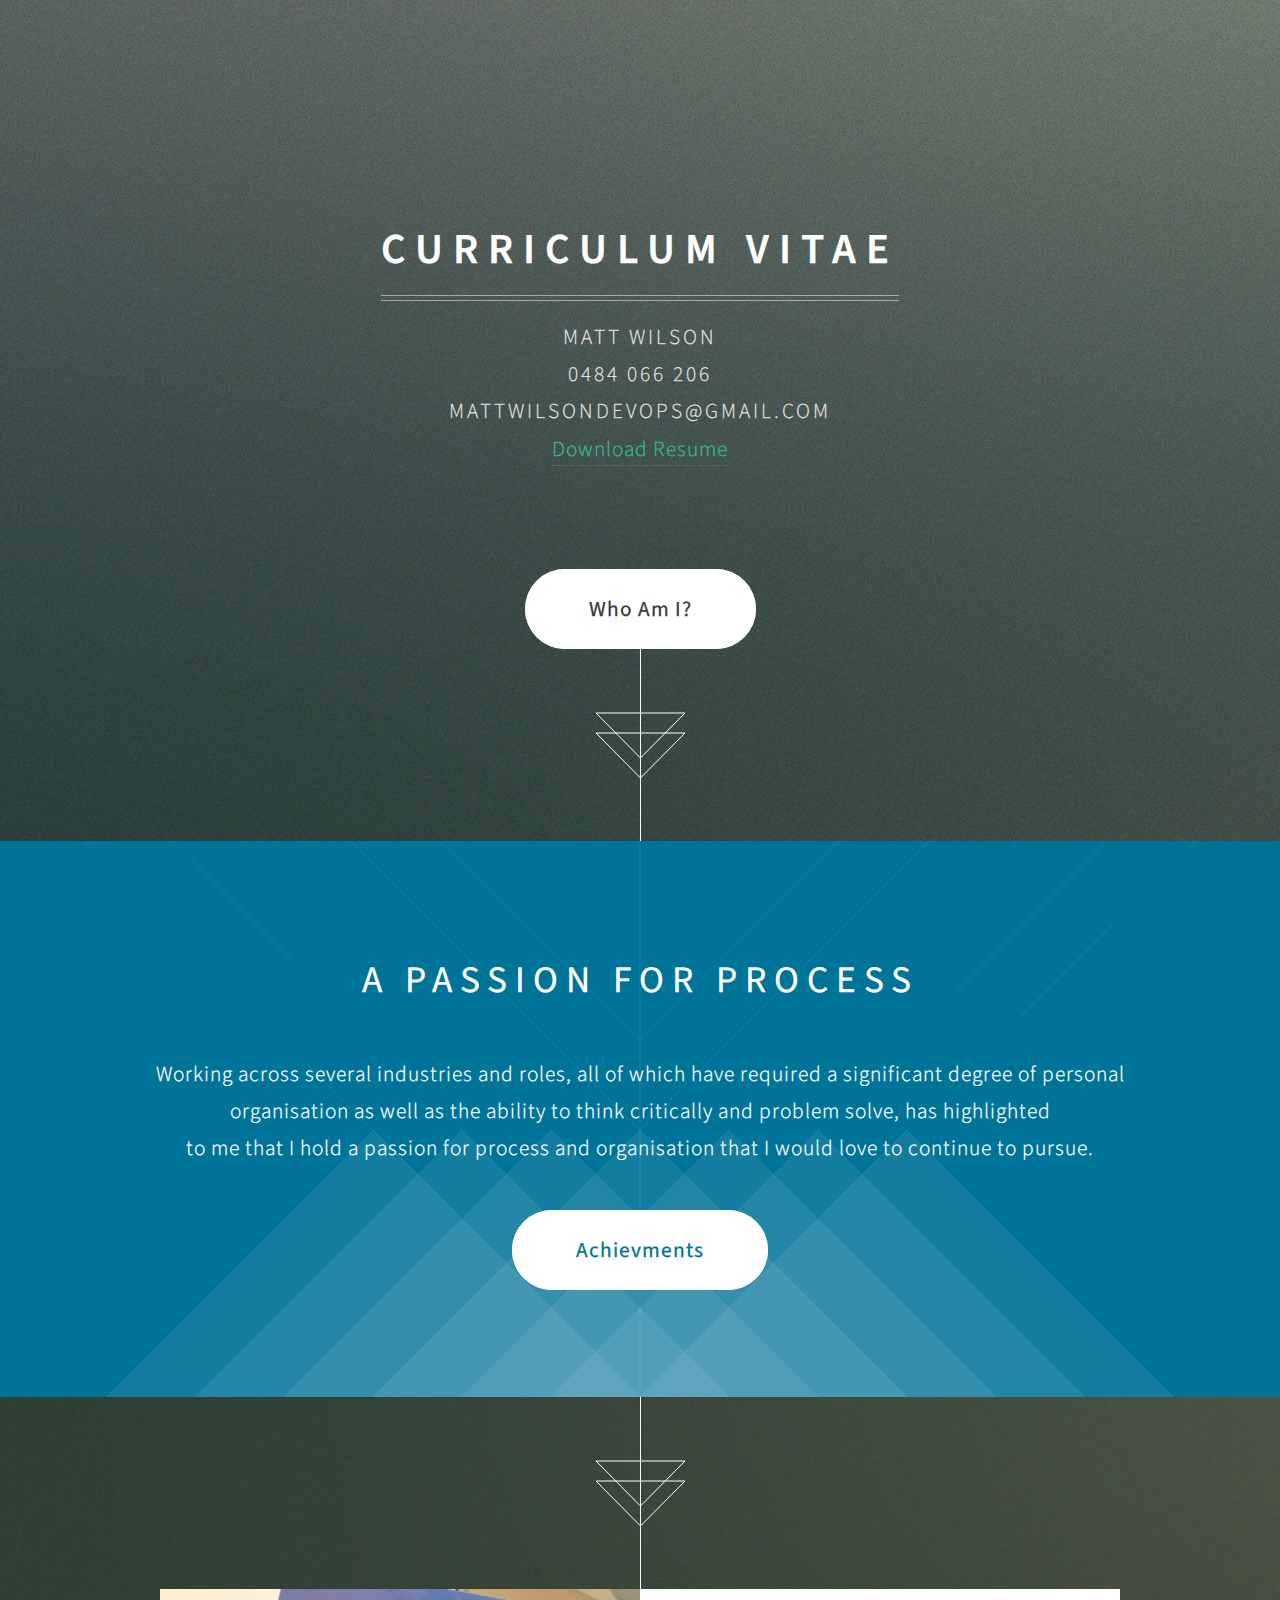
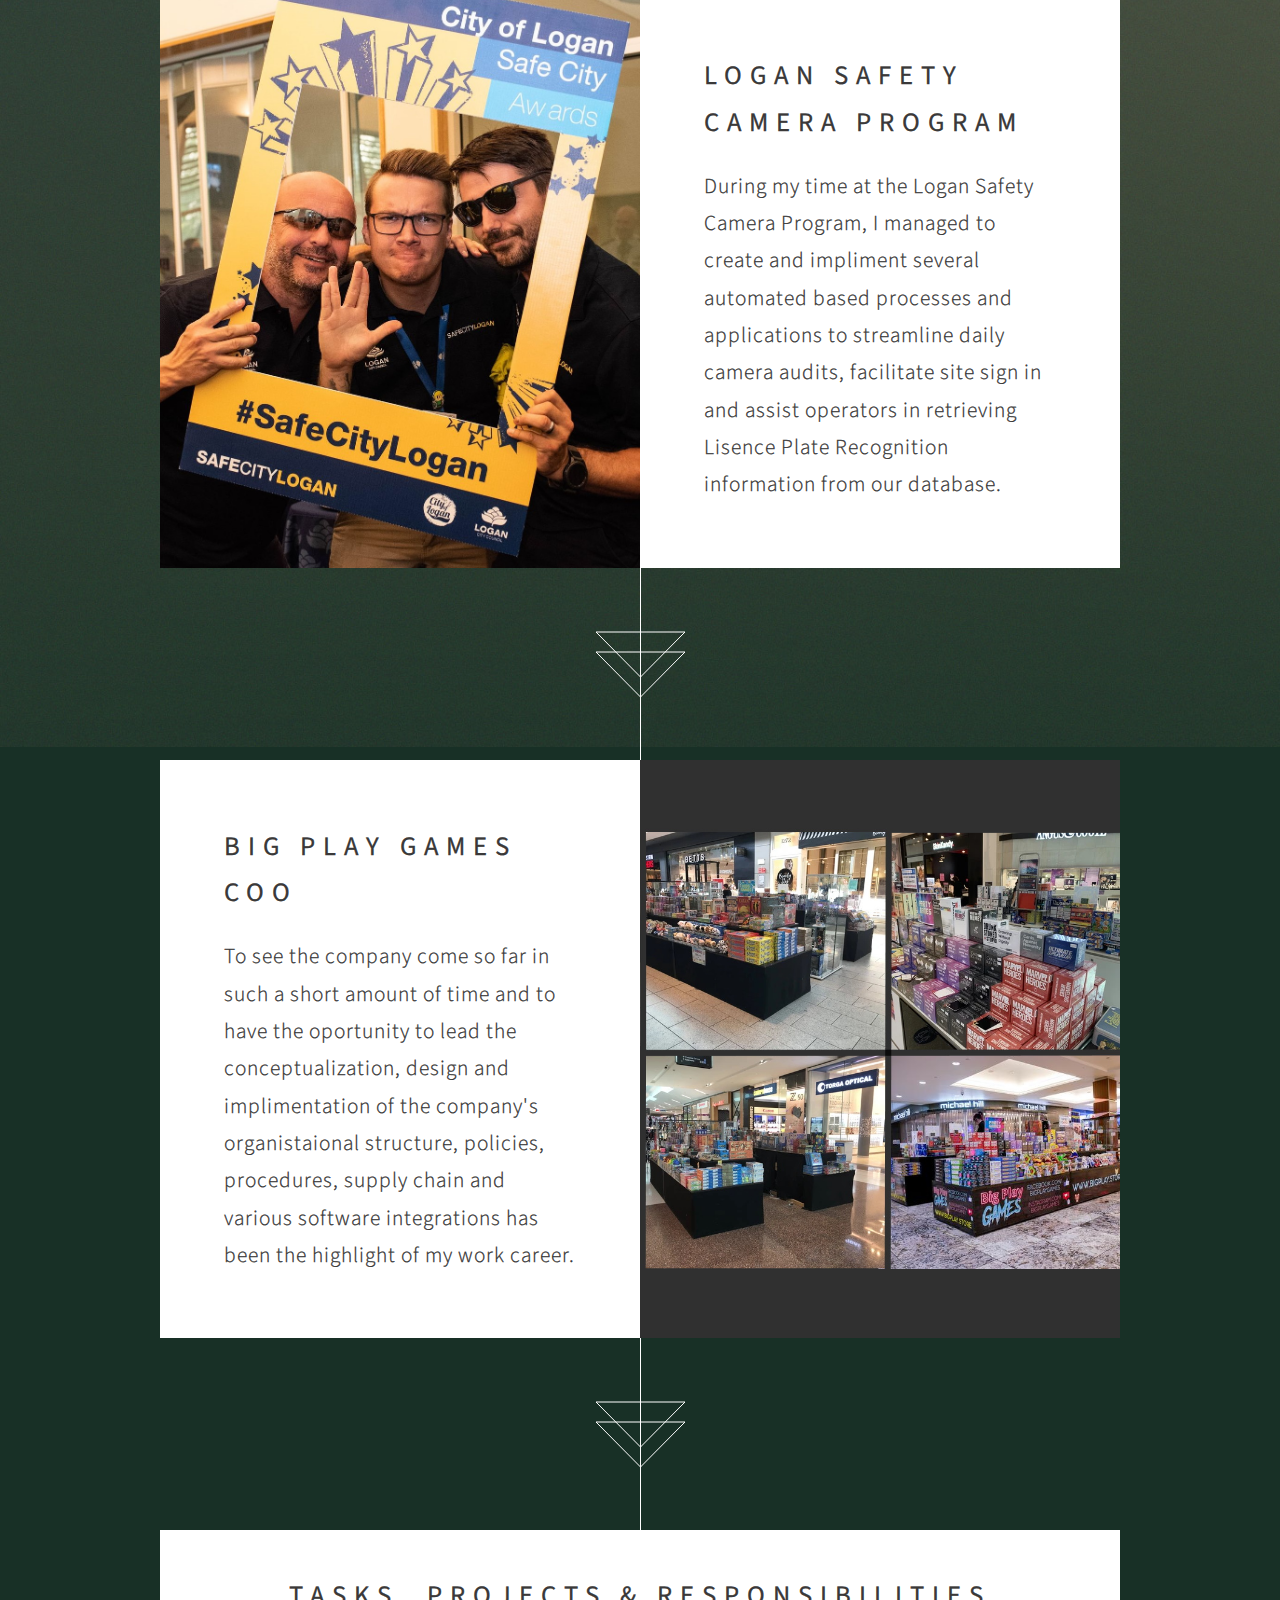
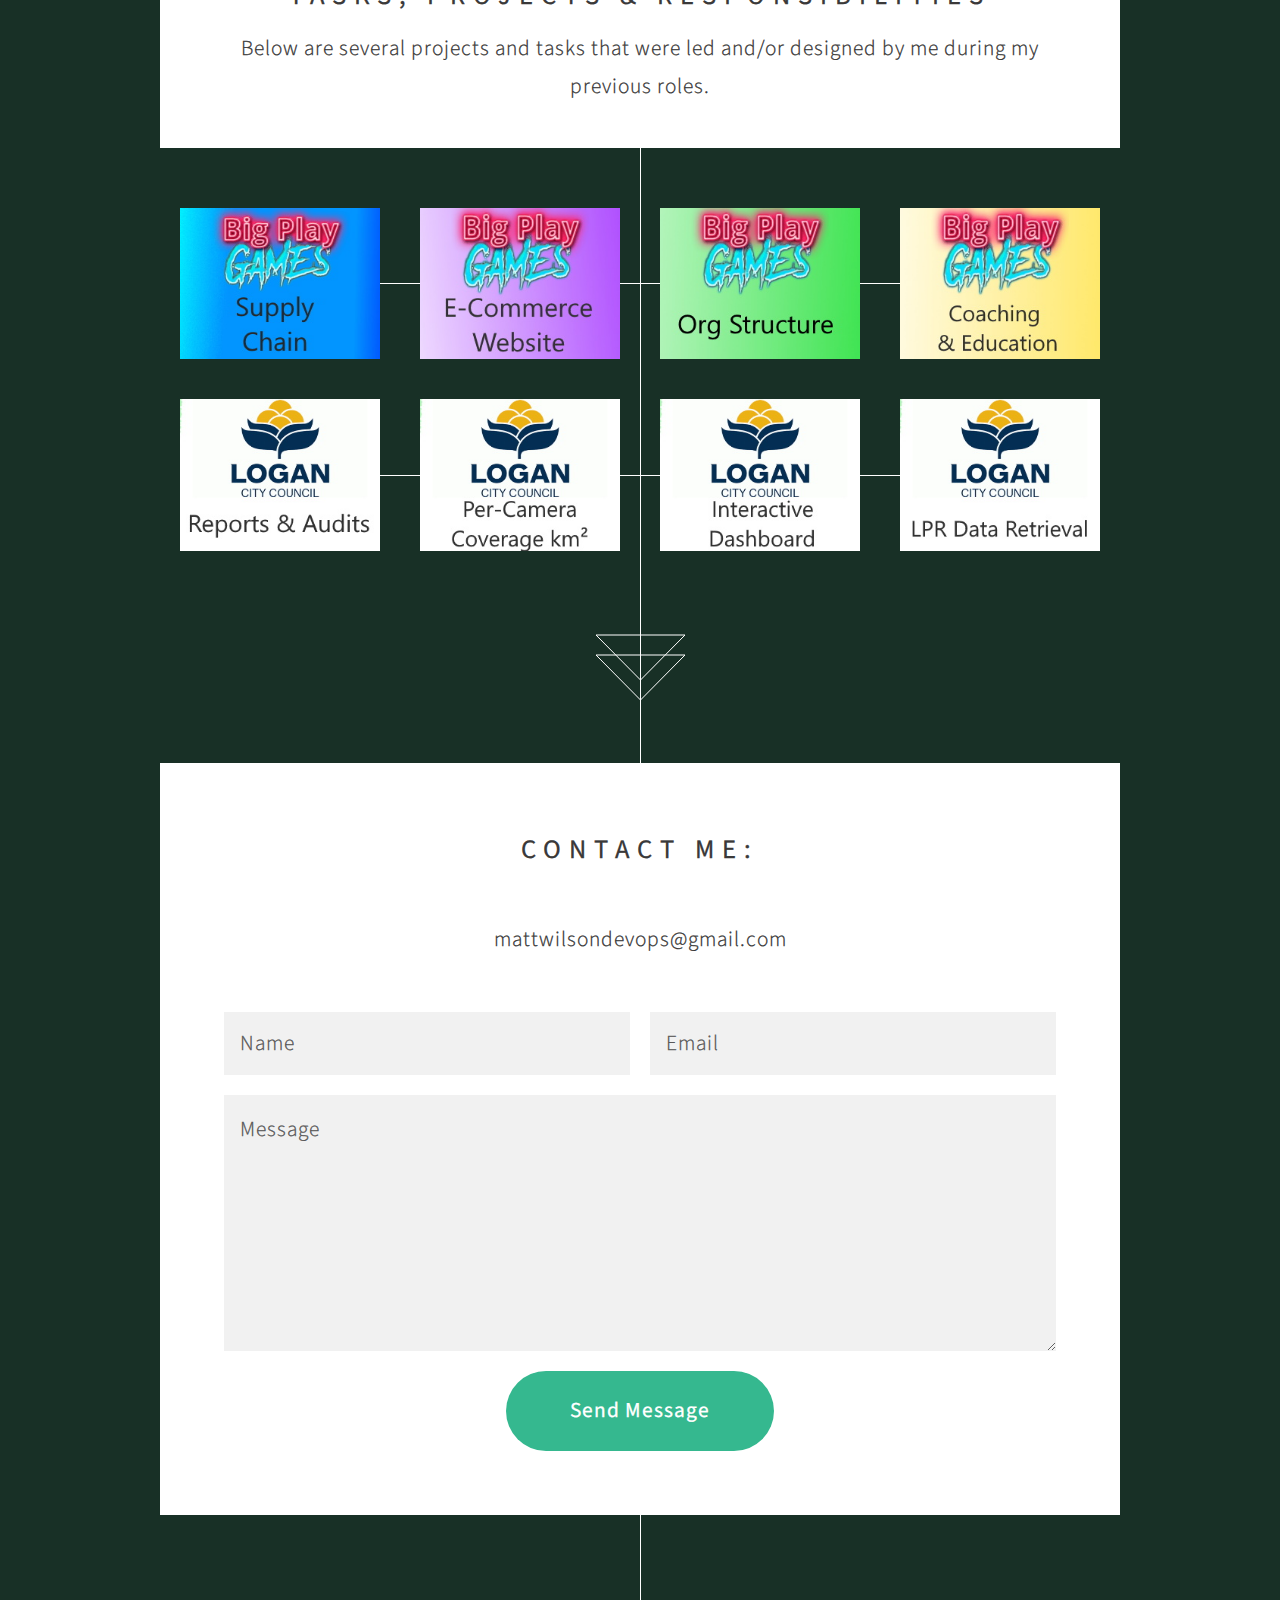
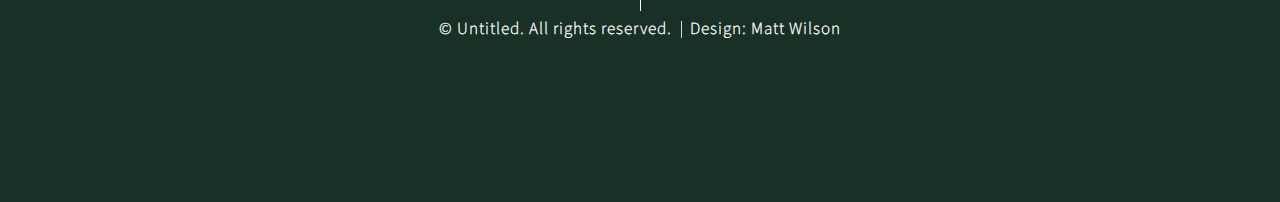
<file: index.html>
<!DOCTYPE HTML>

<html>
	<head>
		<title>Matt Wilson CV</title>
		<meta charset="utf-8" />
		<meta name="viewport" content="width=device-width, initial-scale=1, user-scalable=no" />
		<link rel="stylesheet" href="assets/css/main.css" />
		<noscript><link rel="stylesheet" href="assets/css/noscript.css" /></noscript>
	</head>
	<body class="is-preload">

		<!-- Header -->
			<section id="header">
				<header>
					<h1>Curriculum Vitae</h1>
					<p>Matt Wilson </br> 0484 066 206 </br>	mattwilsondevops@gmail.com</p>
					<a href="CV.docx" class="buttoncv style2">Download Resume</a>
				</header>
				<footer>
					<a href="#banner" class="button style2 scrolly-middle">Who Am I?</a>
				</footer>
			</section>

		<!-- Banner -->
			<section id="banner">
				<header>
					<h2>A Passion For Process</h2>
				</header>
				<p>Working across several industries and roles, all of which have required a significant degree of personal </br>organisation as well as the ability to think critically and problem solve, has highlighted</br> to me that I hold a passion for process and organisation that I would love to continue to pursue.<br />
				</p>
				<footer>
					<a href="#first" class="button style2 scrolly">Achievments</a>
				</footer>
			</section>

		<!-- Feature 1 -->
			<article id="first" class="container box style1 right">
				<a href="#" class="image fit"><img src="images/safecity.jpg" alt="" /></a>
				<div class="inner">
					<header>
						<h2>Logan Safety<br />
						Camera Program</h2>
					</header>
					<p>During my time at the Logan Safety Camera Program, I managed to create and impliment several automated based processes and applications to streamline daily camera audits, facilitate site sign in and assist operators in retrieving Lisence Plate Recognition information from our database.</p>
				</div>
			</article>

		<!-- Feature 2 -->
			<article class="container box style1 left">
				<a href="#" class="image fit"><img src="images/teambpg.jpg" alt="" /></a>
				<div class="inner">
					<header>
						<h2>Big Play Games<br />
						COO</h2>
					</header>
					<p>To see the company come so far in such a short amount of time and to have the oportunity to lead the conceptualization, design and implimentation of the company's organistaional structure, policies, procedures, supply chain and various software integrations has been the highlight of my work career.  </p>
				</div>
			</article>

		<!-- Portfolio -->

			<article class="container box style2">

				<header>
					<h2>Tasks, Projects & Responsibilities</h2>
					<p>Below are several projects and tasks that were led and/or designed by me during my previous roles. </p>
				</header>
				<div class="inner">
					<div class="row gtr-0">
						<div class="col-3 col-12-mobile"><a href="supply.html" class="image fit"><img src="images/thumbs/01.jpg" alt="" title="Big Play Games Supply Chain" /></a></div>
						<div class="col-3 col-12-mobile"><a href="https://bigplay.store/" target="_blank" class="image fit "><img src="images/thumbs/02.jpg" alt="" title="" /></a></div>
						<div class="col-3 col-12-mobile"><a href="agree.html" class="image fit"><img src="images/thumbs/05.jpg" alt="" title="Cherish" /></a></div>
						<div class="col-3 col-12-mobile"><a href="edu.html" class="image fit"><img src="images/thumbs/06.jpg" alt="" title="Different." /></a></div>
					</div>
					<div class="row gtr-0">
						<div class="col-3 col-12-mobile"><a href="audit.html" class="image fit"><img src="images/thumbs/03.jpg" alt="" title="Raven" /></a></div>
						<div class="col-3 col-12-mobile"><a href="cover.html" class="image fit"><img src="images/thumbs/04.jpg" alt="" title="I'll have a cup of Disneyland, please" /></a></div>
					
						<div class="col-3 col-12-mobile"><a href="dash.html" class="image fit"><img src="images/thumbs/07.jpg" alt="" title="History was made here" /></a></div>
						<div class="col-3 col-12-mobile"><a href="lpr.html" class="image fit"><img src="images/thumbs/08.jpg" alt="" title="People come and go and walk away" /></a></div>
					</div>
				</div>
			</article>

		<!-- Contact -->
			<article class="container box style3">
				<header>
					<h2>Contact Me: </h2>
					<p></br>mattwilsondevops@gmail.com</p>
				</header>
				<form method="post" action="mailto:mattwilsondevops@gmail.com">
					<div class="row gtr-50">
						<div class="col-6 col-12-mobile"><input type="text" class="text" name="name" placeholder="Name" /></div>
						<div class="col-6 col-12-mobile"><input type="text" class="text" name="email" placeholder="Email" /></div>
						<div class="col-12">
							<textarea name="message" placeholder="Message"></textarea>
						</div>
						<div class="col-12">
							<ul class="actions">
								<li><input type="submit" value="Send Message" /></li>
							</ul>
						</div>
					</div>
				</form>
			</article>

		<!-- Generic -->
		<!--
			<article class="container box style3">
				<header>
					<h2>Generic Box</h2>
					<p>Just a generic box. Nothing to see here.</p>
				</header>
				<section>
					<header>
						<h3>Paragraph</h3>
						<p>This is a subtitle</p>
					</header>
					<p>Phasellus nisl nisl, varius id <sup>porttitor sed pellentesque</sup> ac orci. Pellentesque
					habitant <strong>strong</strong> tristique <b>bold</b> et netus <i>italic</i> malesuada <em>emphasized</em> ac turpis egestas. Morbi
					leo suscipit ut. Praesent <sub>id turpis vitae</sub> turpis pretium ultricies. Vestibulum sit
					amet risus elit.</p>
				</section>
				<section>
					<header>
						<h3>Blockquote</h3>
					</header>
					<blockquote>Fringilla nisl. Donec accumsan interdum nisi, quis tincidunt felis sagittis eget.
					tempus euismod. Vestibulum ante ipsum primis in faucibus.</blockquote>
				</section>
				<section>
					<header>
						<h3>Divider</h3>
					</header>
					<p>Donec consectetur <a href="#">vestibulum dolor et pulvinar</a>. Etiam vel felis enim, at viverra
					ligula. Ut porttitor sagittis lorem, quis eleifend nisi ornare vel. Praesent nec orci
					facilisis leo magna. Cras sit amet urna eros, id egestas urna. Quisque aliquam
					tempus euismod. Vestibulum ante ipsum primis in faucibus orci luctus et ultrices
					posuere cubilia.</p>
					<hr />
					<p>Donec consectetur vestibulum dolor et pulvinar. Etiam vel felis enim, at viverra
					ligula. Ut porttitor sagittis lorem, quis eleifend nisi ornare vel. Praesent nec orci
					facilisis leo magna. Cras sit amet urna eros, id egestas urna. Quisque aliquam
					tempus euismod. Vestibulum ante ipsum primis in faucibus orci luctus et ultrices
					posuere cubilia.</p>
				</section>
				<section>
					<header>
						<h3>Unordered List</h3>
					</header>
					<ul>
						<li>Donec consectetur vestibulum dolor et pulvinar. Etiam vel felis enim, at viverra ligula. Ut porttitor sagittis lorem, quis eleifend nisi ornare vel.</li>
						<li>Donec consectetur vestibulum dolor et pulvinar. Etiam vel felis enim, at viverra ligula. Ut porttitor sagittis lorem, quis eleifend nisi ornare vel.</li>
						<li>Donec consectetur vestibulum dolor et pulvinar. Etiam vel felis enim, at viverra ligula. Ut porttitor sagittis lorem, quis eleifend nisi ornare vel.</li>
						<li>Donec consectetur vestibulum dolor et pulvinar. Etiam vel felis enim, at viverra ligula. Ut porttitor sagittis lorem, quis eleifend nisi ornare vel.</li>
					</ul>
				</section>
				<section>
					<header>
						<h3>Ordered List</h3>
					</header>
					<ol>
						<li>Donec consectetur vestibulum dolor et pulvinar. Etiam vel felis enim, at viverra ligula. Ut porttitor sagittis lorem, quis eleifend nisi ornare vel.</li>
						<li>Donec consectetur vestibulum dolor et pulvinar. Etiam vel felis enim, at viverra ligula. Ut porttitor sagittis lorem, quis eleifend nisi ornare vel.</li>
						<li>Donec consectetur vestibulum dolor et pulvinar. Etiam vel felis enim, at viverra ligula. Ut porttitor sagittis lorem, quis eleifend nisi ornare vel.</li>
						<li>Donec consectetur vestibulum dolor et pulvinar. Etiam vel felis enim, at viverra ligula. Ut porttitor sagittis lorem, quis eleifend nisi ornare vel.</li>
					</ol>
				</section>
				<section>
					<header>
						<h3>Table</h3>
					</header>
					<div class="table-wrapper">
						<table>
							<thead>
								<tr>
									<th>ID</th>
									<th>Name</th>
									<th>Description</th>
									<th>Price</th>
								</tr>
							</thead>
							<tbody>
								<tr>
									<td>45815</td>
									<td>Something</td>
									<td>Ut porttitor sagittis lorem quis nisi ornare.</td>
									<td>29.99</td>
								</tr>
								<tr>
									<td>24524</td>
									<td>Nothing</td>
									<td>Ut porttitor sagittis lorem quis nisi ornare.</td>
									<td>19.99</td>
								</tr>
								<tr>
									<td>45815</td>
									<td>Something</td>
									<td>Ut porttitor sagittis lorem quis nisi ornare.</td>
									<td>29.99</td>
								</tr>
								<tr>
									<td>24524</td>
									<td>Nothing</td>
									<td>Ut porttitor sagittis lorem quis nisi ornare.</td>
									<td>19.99</td>
								</tr>
							</tbody>
							<tfoot>
								<tr>
									<td colspan="3"></td>
									<td>100.00</td>
								</tr>
							</tfoot>
						</table>
					</div>
				</section>
				<section>
					<header>
						<h3>Form</h3>
					</header>
					<form method="post" action="#">
						<div class="row">
							<div class="col-6 col-12-mobile">
								<input class="text" type="text" name="name" id="name" value="" placeholder="John Doe" />
							</div>
							<div class="col-6 col-12-mobile">
								<input class="text" type="text" name="email" id="email" value="" placeholder="johndoe@domain.tld" />
							</div>
							<div class="col-12">
								<select name="department" id="department">
									<option value="">Choose a department</option>
									<option value="1">Manufacturing</option>
									<option value="2">Administration</option>
									<option value="3">Support</option>
								</select>
							</div>
							<div class="col-12">
								<input class="text" type="text" name="subject" id="subject" value="" placeholder="Enter your subject" />
							</div>
							<div class="col-12">
								<textarea name="message" id="message" placeholder="Enter your message"></textarea>
							</div>
							<div class="col-12">
								<ul class="actions">
									<li><input type="submit" value="Submit" /></li>
									<li><input type="reset" class="style3" value="Clear Form" /></li>
								</ul>
							</div>
						</div>
					</form>
				</section>
			</article>
		-->

		<section id="footer">
			
			<div class="copyright">
				<ul class="menu">
					<li>&copy; Untitled. All rights reserved.</li><li>Design: Matt Wilson</li>
				</ul>
			</div>
		</section>

		<!-- Scripts -->
			<script src="assets/js/jquery.min.js"></script>
			<script src="assets/js/jquery.scrolly.min.js"></script>
			<script src="assets/js/jquery.poptrox.min.js"></script>
			<script src="assets/js/browser.min.js"></script>
			<script src="assets/js/breakpoints.min.js"></script>
			<script src="assets/js/util.js"></script>
			<script src="assets/js/main.js"></script>

	</body>
</html>
</file>
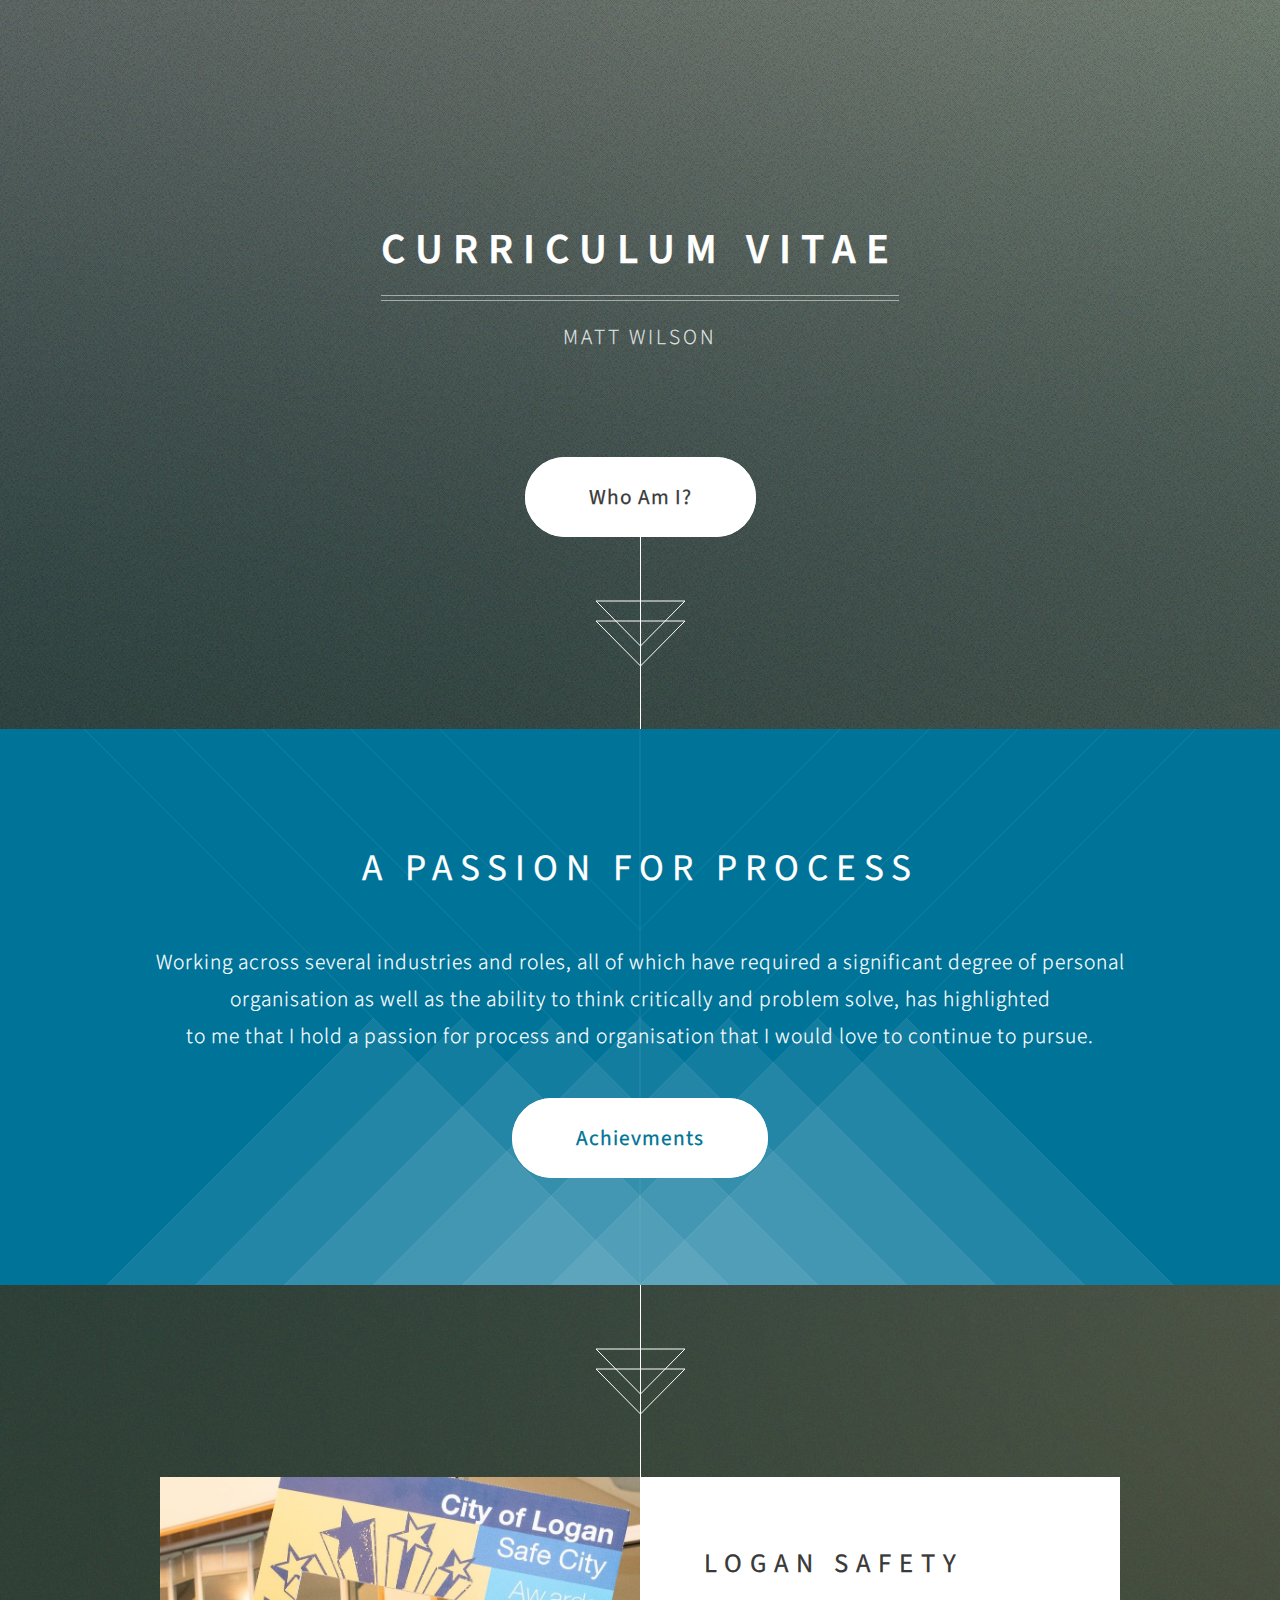
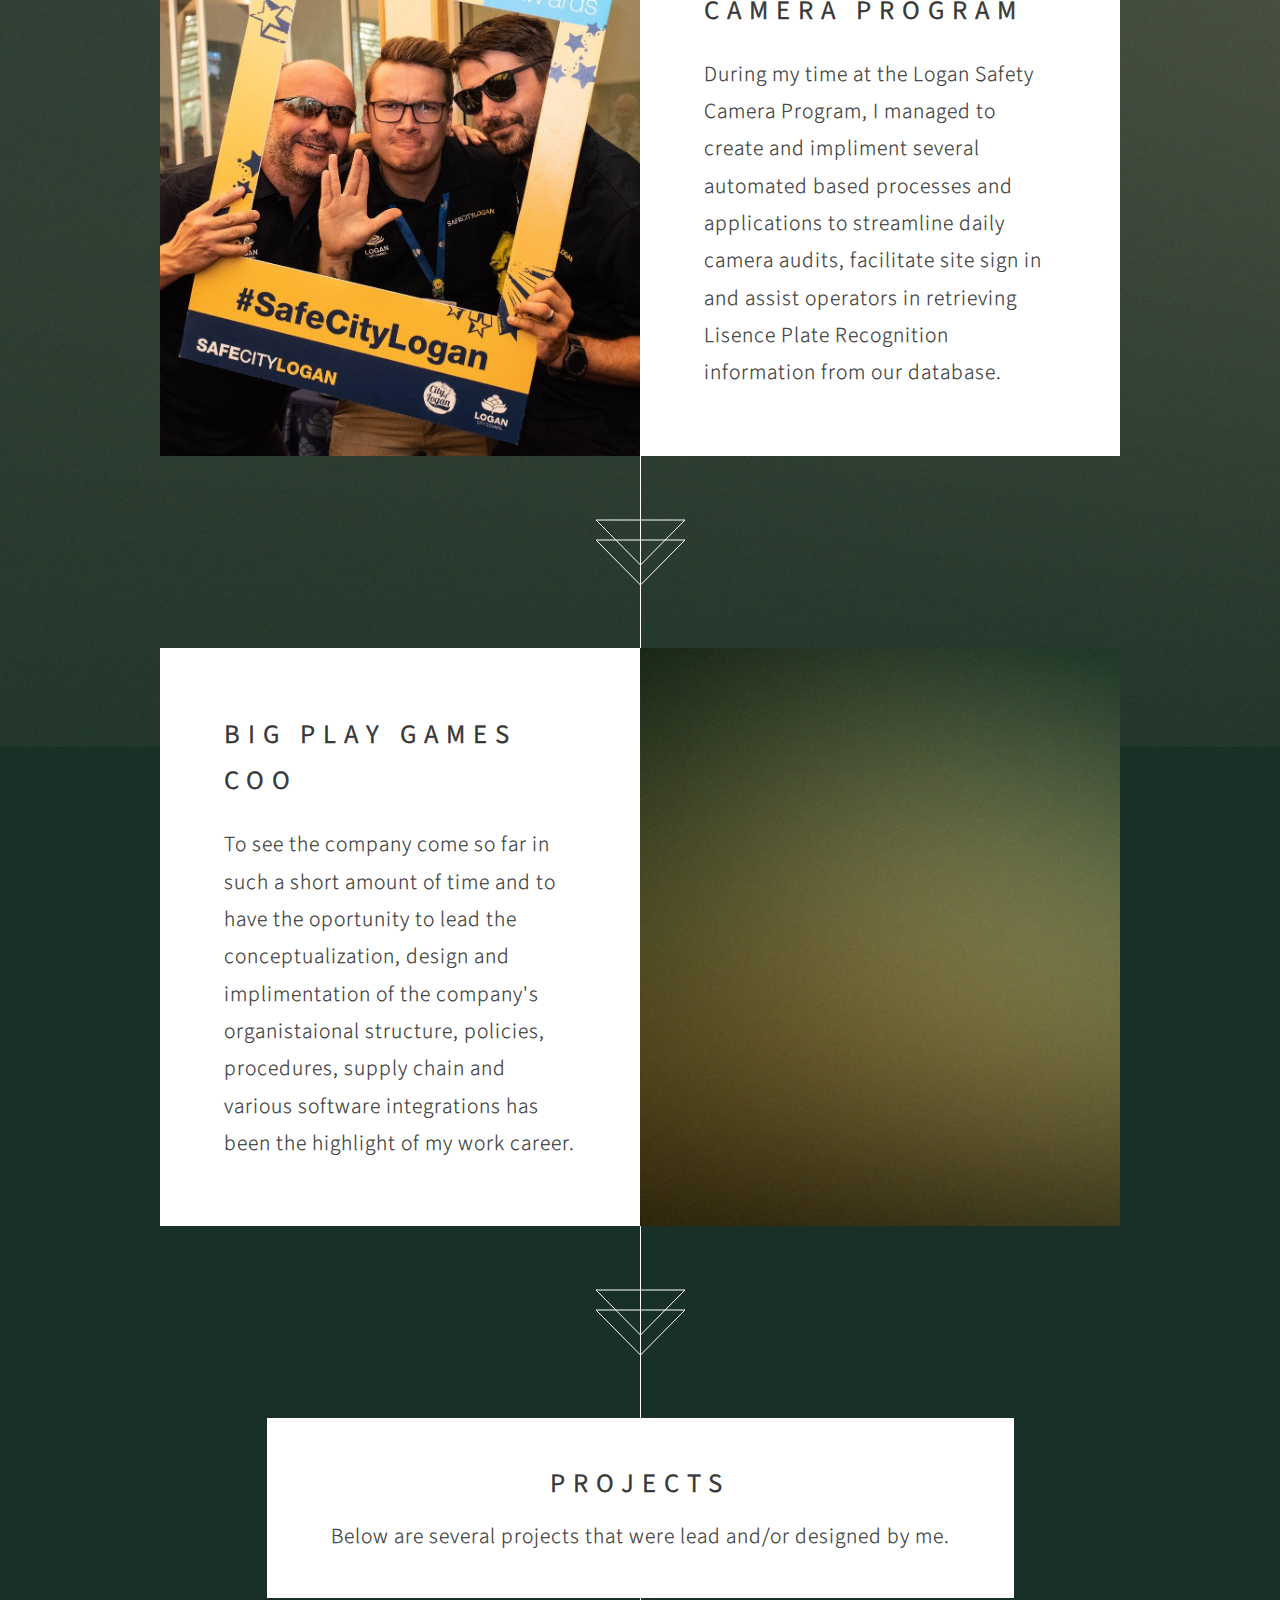
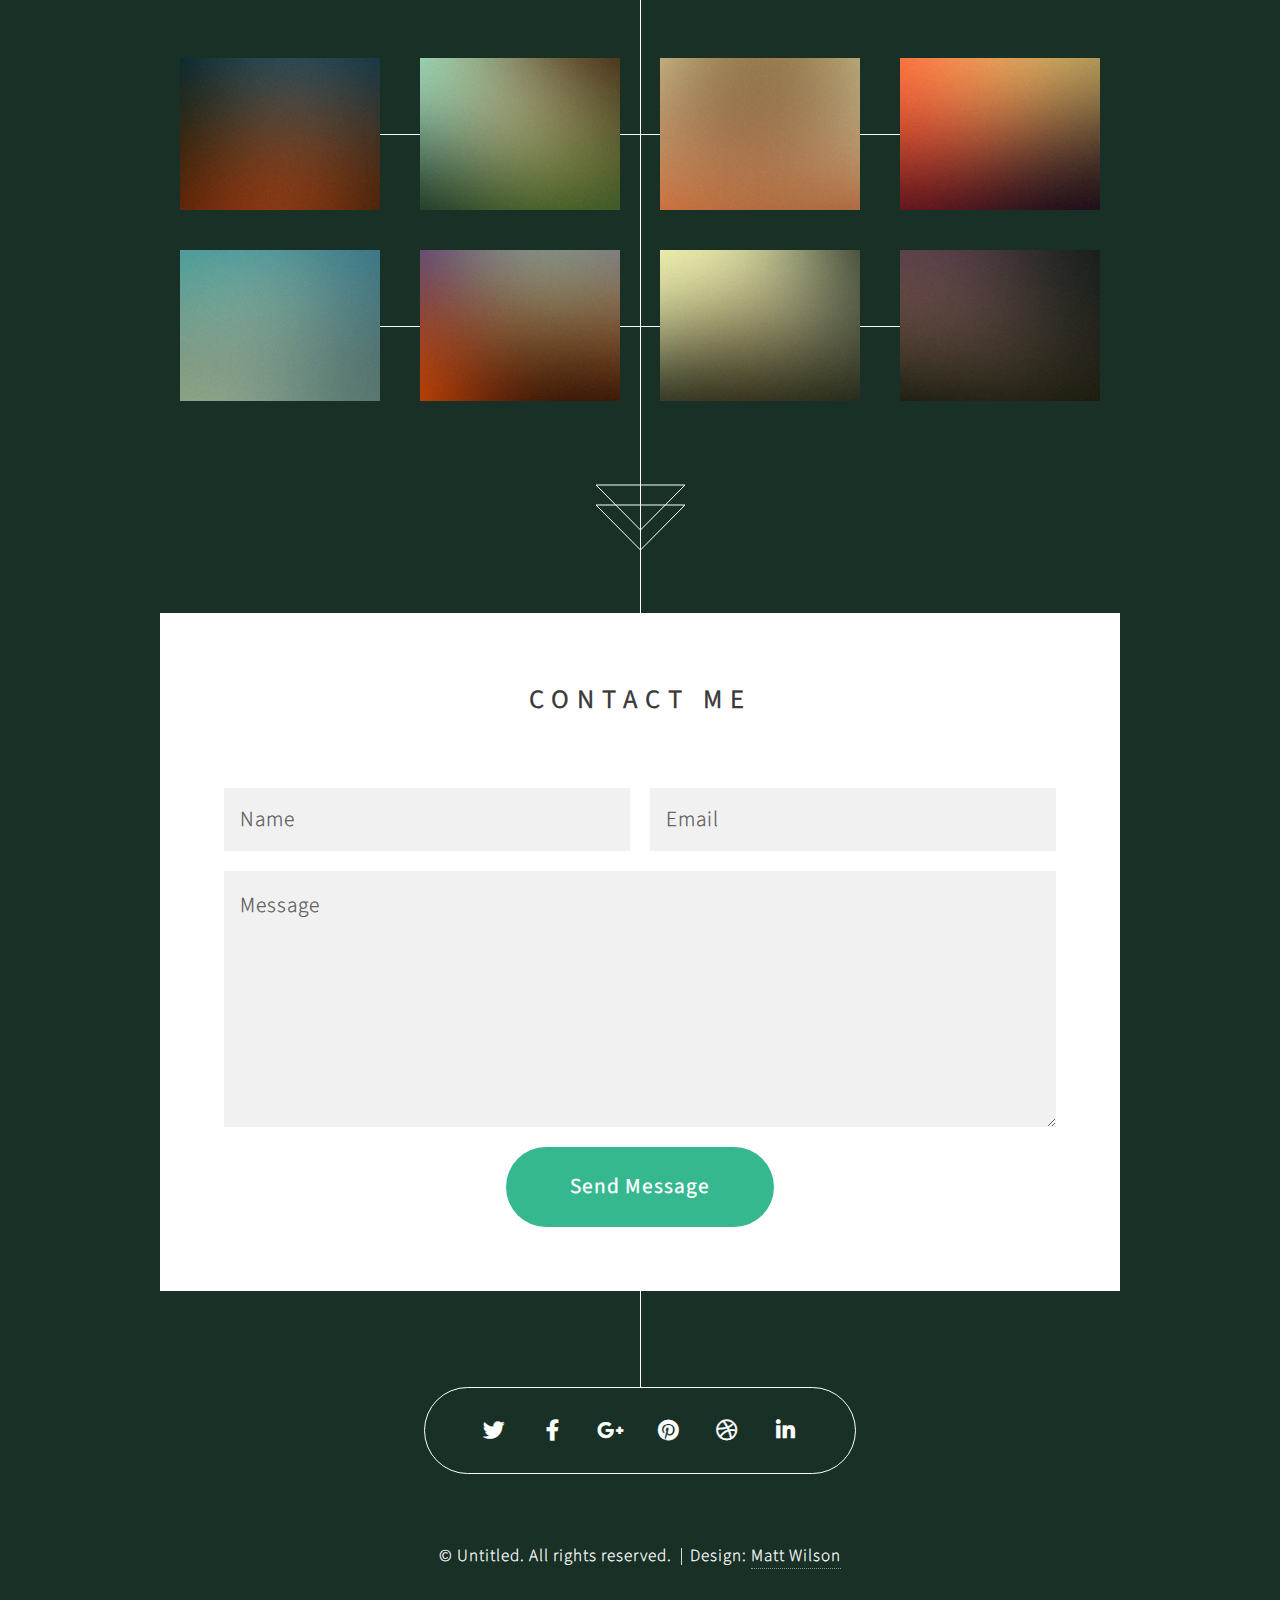
<file: mwilsoncv/index.html>
<!DOCTYPE HTML>

<html>
	<head>
		<title>Matt Wilson CV</title>
		<meta charset="utf-8" />
		<meta name="viewport" content="width=device-width, initial-scale=1, user-scalable=no" />
		<link rel="stylesheet" href="assets/css/main.css" />
		<noscript><link rel="stylesheet" href="assets/css/noscript.css" /></noscript>
	</head>
	<body class="is-preload">

		<!-- Header -->
			<section id="header">
				<header>
					<h1>Curriculum Vitae</h1>
					<p>Matt Wilson</p>
				</header>
				<footer>
					<a href="#banner" class="button style2 scrolly-middle">Who Am I?</a>
				</footer>
			</section>

		<!-- Banner -->
			<section id="banner">
				<header>
					<h2>A Passion For Process</h2>
				</header>
				<p>Working across several industries and roles, all of which have required a significant degree of personal </br>organisation as well as the ability to think critically and problem solve, has highlighted</br> to me that I hold a passion for process and organisation that I would love to continue to pursue.<br />
				</p>
				<footer>
					<a href="#first" class="button style2 scrolly">Achievments</a>
				</footer>
			</section>

		<!-- Feature 1 -->
			<article id="first" class="container box style1 right">
				<a href="#" class="image fit"><img src="images/safecity.jpg" alt="" /></a>
				<div class="inner">
					<header>
						<h2>Logan Safety<br />
						Camera Program</h2>
					</header>
					<p>During my time at the Logan Safety Camera Program, I managed to create and impliment several automated based processes and applications to streamline daily camera audits, facilitate site sign in and assist operators in retrieving Lisence Plate Recognition information from our database.</p>
				</div>
			</article>

		<!-- Feature 2 -->
			<article class="container box style1 left">
				<a href="#" class="image fit"><img src="images/pic02.jpg" alt="" /></a>
				<div class="inner">
					<header>
						<h2>Big Play Games<br />
						COO</h2>
					</header>
					<p>To see the company come so far in such a short amount of time and to have the oportunity to lead the conceptualization, design and implimentation of the company's organistaional structure, policies, procedures, supply chain and various software integrations has been the highlight of my work career.  </p>
				</div>
			</article>

		<!-- Portfolio -->
			<article class="container box style2">
				<header>
					<h2>Projects</h2>
					<p>Below are several projects that were lead and/or designed by me.</p>
				</header>
				<div class="inner gallery">
					<div class="row gtr-0">
						<div class="col-3 col-12-mobile"><a href="images/fulls/01.jpg" class="image fit"><img src="images/thumbs/01.jpg" alt="" title="Ad infinitum" /></a></div>
						<div class="col-3 col-12-mobile"><a href="images/fulls/02.jpg" class="image fit"><img src="images/thumbs/02.jpg" alt="" title="Dressed in Clarity" /></a></div>
						<div class="col-3 col-12-mobile"><a href="images/fulls/03.jpg" class="image fit"><img src="images/thumbs/03.jpg" alt="" title="Raven" /></a></div>
						<div class="col-3 col-12-mobile"><a href="images/fulls/04.jpg" class="image fit"><img src="images/thumbs/04.jpg" alt="" title="I'll have a cup of Disneyland, please" /></a></div>
					</div>
					<div class="row gtr-0">
						<div class="col-3 col-12-mobile"><a href="images/fulls/05.jpg" class="image fit"><img src="images/thumbs/05.jpg" alt="" title="Cherish" /></a></div>
						<div class="col-3 col-12-mobile"><a href="images/fulls/06.jpg" class="image fit"><img src="images/thumbs/06.jpg" alt="" title="Different." /></a></div>
						<div class="col-3 col-12-mobile"><a href="images/fulls/07.jpg" class="image fit"><img src="images/thumbs/07.jpg" alt="" title="History was made here" /></a></div>
						<div class="col-3 col-12-mobile"><a href="images/fulls/08.jpg" class="image fit"><img src="images/thumbs/08.jpg" alt="" title="People come and go and walk away" /></a></div>
					</div>
				</div>
			</article>

		<!-- Contact -->
			<article class="container box style3">
				<header>
					<h2>Contact Me</h2>
					<p></p>
				</header>
				<form method="post" action="#">
					<div class="row gtr-50">
						<div class="col-6 col-12-mobile"><input type="text" class="text" name="name" placeholder="Name" /></div>
						<div class="col-6 col-12-mobile"><input type="text" class="text" name="email" placeholder="Email" /></div>
						<div class="col-12">
							<textarea name="message" placeholder="Message"></textarea>
						</div>
						<div class="col-12">
							<ul class="actions">
								<li><input type="submit" value="Send Message" /></li>
							</ul>
						</div>
					</div>
				</form>
			</article>

		<!-- Generic -->
		<!--
			<article class="container box style3">
				<header>
					<h2>Generic Box</h2>
					<p>Just a generic box. Nothing to see here.</p>
				</header>
				<section>
					<header>
						<h3>Paragraph</h3>
						<p>This is a subtitle</p>
					</header>
					<p>Phasellus nisl nisl, varius id <sup>porttitor sed pellentesque</sup> ac orci. Pellentesque
					habitant <strong>strong</strong> tristique <b>bold</b> et netus <i>italic</i> malesuada <em>emphasized</em> ac turpis egestas. Morbi
					leo suscipit ut. Praesent <sub>id turpis vitae</sub> turpis pretium ultricies. Vestibulum sit
					amet risus elit.</p>
				</section>
				<section>
					<header>
						<h3>Blockquote</h3>
					</header>
					<blockquote>Fringilla nisl. Donec accumsan interdum nisi, quis tincidunt felis sagittis eget.
					tempus euismod. Vestibulum ante ipsum primis in faucibus.</blockquote>
				</section>
				<section>
					<header>
						<h3>Divider</h3>
					</header>
					<p>Donec consectetur <a href="#">vestibulum dolor et pulvinar</a>. Etiam vel felis enim, at viverra
					ligula. Ut porttitor sagittis lorem, quis eleifend nisi ornare vel. Praesent nec orci
					facilisis leo magna. Cras sit amet urna eros, id egestas urna. Quisque aliquam
					tempus euismod. Vestibulum ante ipsum primis in faucibus orci luctus et ultrices
					posuere cubilia.</p>
					<hr />
					<p>Donec consectetur vestibulum dolor et pulvinar. Etiam vel felis enim, at viverra
					ligula. Ut porttitor sagittis lorem, quis eleifend nisi ornare vel. Praesent nec orci
					facilisis leo magna. Cras sit amet urna eros, id egestas urna. Quisque aliquam
					tempus euismod. Vestibulum ante ipsum primis in faucibus orci luctus et ultrices
					posuere cubilia.</p>
				</section>
				<section>
					<header>
						<h3>Unordered List</h3>
					</header>
					<ul>
						<li>Donec consectetur vestibulum dolor et pulvinar. Etiam vel felis enim, at viverra ligula. Ut porttitor sagittis lorem, quis eleifend nisi ornare vel.</li>
						<li>Donec consectetur vestibulum dolor et pulvinar. Etiam vel felis enim, at viverra ligula. Ut porttitor sagittis lorem, quis eleifend nisi ornare vel.</li>
						<li>Donec consectetur vestibulum dolor et pulvinar. Etiam vel felis enim, at viverra ligula. Ut porttitor sagittis lorem, quis eleifend nisi ornare vel.</li>
						<li>Donec consectetur vestibulum dolor et pulvinar. Etiam vel felis enim, at viverra ligula. Ut porttitor sagittis lorem, quis eleifend nisi ornare vel.</li>
					</ul>
				</section>
				<section>
					<header>
						<h3>Ordered List</h3>
					</header>
					<ol>
						<li>Donec consectetur vestibulum dolor et pulvinar. Etiam vel felis enim, at viverra ligula. Ut porttitor sagittis lorem, quis eleifend nisi ornare vel.</li>
						<li>Donec consectetur vestibulum dolor et pulvinar. Etiam vel felis enim, at viverra ligula. Ut porttitor sagittis lorem, quis eleifend nisi ornare vel.</li>
						<li>Donec consectetur vestibulum dolor et pulvinar. Etiam vel felis enim, at viverra ligula. Ut porttitor sagittis lorem, quis eleifend nisi ornare vel.</li>
						<li>Donec consectetur vestibulum dolor et pulvinar. Etiam vel felis enim, at viverra ligula. Ut porttitor sagittis lorem, quis eleifend nisi ornare vel.</li>
					</ol>
				</section>
				<section>
					<header>
						<h3>Table</h3>
					</header>
					<div class="table-wrapper">
						<table>
							<thead>
								<tr>
									<th>ID</th>
									<th>Name</th>
									<th>Description</th>
									<th>Price</th>
								</tr>
							</thead>
							<tbody>
								<tr>
									<td>45815</td>
									<td>Something</td>
									<td>Ut porttitor sagittis lorem quis nisi ornare.</td>
									<td>29.99</td>
								</tr>
								<tr>
									<td>24524</td>
									<td>Nothing</td>
									<td>Ut porttitor sagittis lorem quis nisi ornare.</td>
									<td>19.99</td>
								</tr>
								<tr>
									<td>45815</td>
									<td>Something</td>
									<td>Ut porttitor sagittis lorem quis nisi ornare.</td>
									<td>29.99</td>
								</tr>
								<tr>
									<td>24524</td>
									<td>Nothing</td>
									<td>Ut porttitor sagittis lorem quis nisi ornare.</td>
									<td>19.99</td>
								</tr>
							</tbody>
							<tfoot>
								<tr>
									<td colspan="3"></td>
									<td>100.00</td>
								</tr>
							</tfoot>
						</table>
					</div>
				</section>
				<section>
					<header>
						<h3>Form</h3>
					</header>
					<form method="post" action="#">
						<div class="row">
							<div class="col-6 col-12-mobile">
								<input class="text" type="text" name="name" id="name" value="" placeholder="John Doe" />
							</div>
							<div class="col-6 col-12-mobile">
								<input class="text" type="text" name="email" id="email" value="" placeholder="johndoe@domain.tld" />
							</div>
							<div class="col-12">
								<select name="department" id="department">
									<option value="">Choose a department</option>
									<option value="1">Manufacturing</option>
									<option value="2">Administration</option>
									<option value="3">Support</option>
								</select>
							</div>
							<div class="col-12">
								<input class="text" type="text" name="subject" id="subject" value="" placeholder="Enter your subject" />
							</div>
							<div class="col-12">
								<textarea name="message" id="message" placeholder="Enter your message"></textarea>
							</div>
							<div class="col-12">
								<ul class="actions">
									<li><input type="submit" value="Submit" /></li>
									<li><input type="reset" class="style3" value="Clear Form" /></li>
								</ul>
							</div>
						</div>
					</form>
				</section>
			</article>
		-->

		<section id="footer">
			<ul class="icons">
				<li><a href="#" class="icon brands fa-twitter"><span class="label">Twitter</span></a></li>
				<li><a href="#" class="icon brands fa-facebook-f"><span class="label">Facebook</span></a></li>
				<li><a href="#" class="icon brands fa-google-plus-g"><span class="label">Google+</span></a></li>
				<li><a href="#" class="icon brands fa-pinterest"><span class="label">Pinterest</span></a></li>
				<li><a href="#" class="icon brands fa-dribbble"><span class="label">Dribbble</span></a></li>
				<li><a href="#" class="icon brands fa-linkedin-in"><span class="label">LinkedIn</span></a></li>
			</ul>
			<div class="copyright">
				<ul class="menu">
					<li>&copy; Untitled. All rights reserved.</li><li>Design: <a href="http://html5up.net">Matt Wilson</a></li>
				</ul>
			</div>
		</section>

		<!-- Scripts -->
			<script src="assets/js/jquery.min.js"></script>
			<script src="assets/js/jquery.scrolly.min.js"></script>
			<script src="assets/js/jquery.poptrox.min.js"></script>
			<script src="assets/js/browser.min.js"></script>
			<script src="assets/js/breakpoints.min.js"></script>
			<script src="assets/js/util.js"></script>
			<script src="assets/js/main.js"></script>

	</body>
</html>
</file>
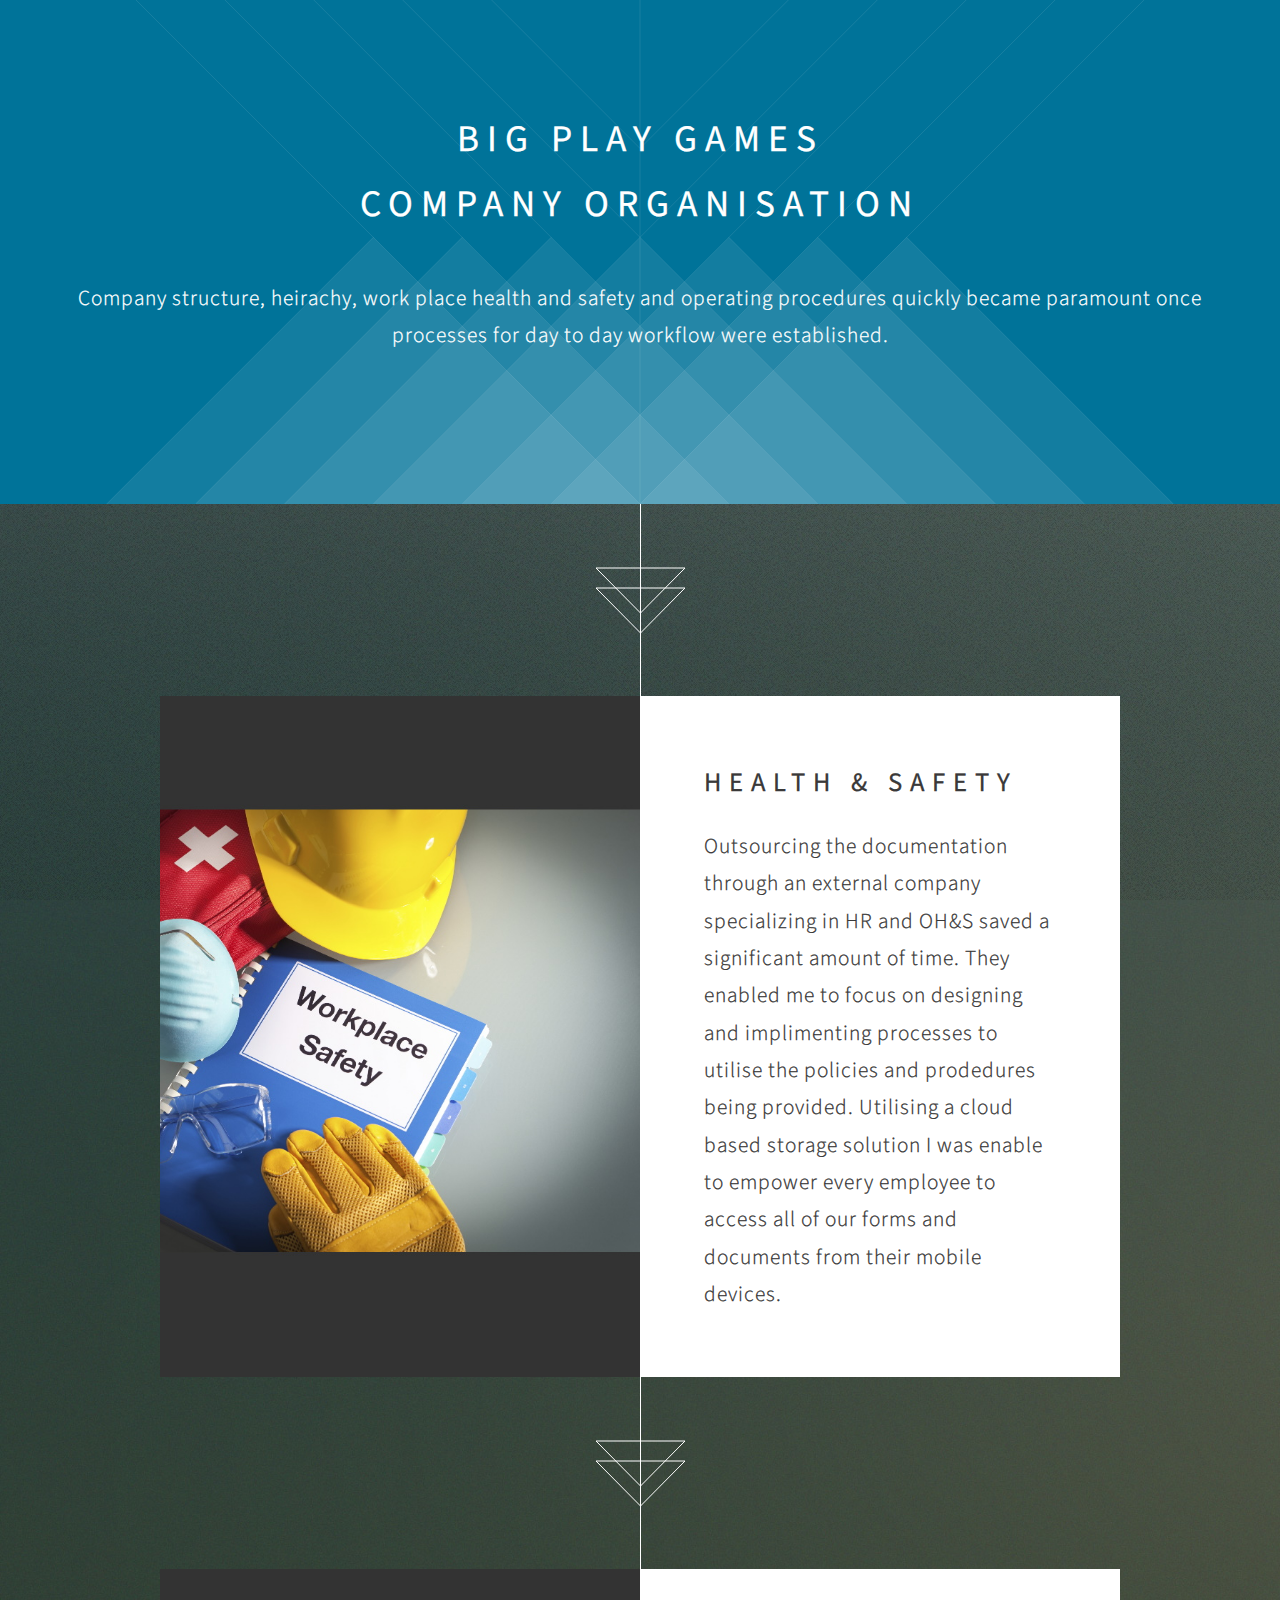
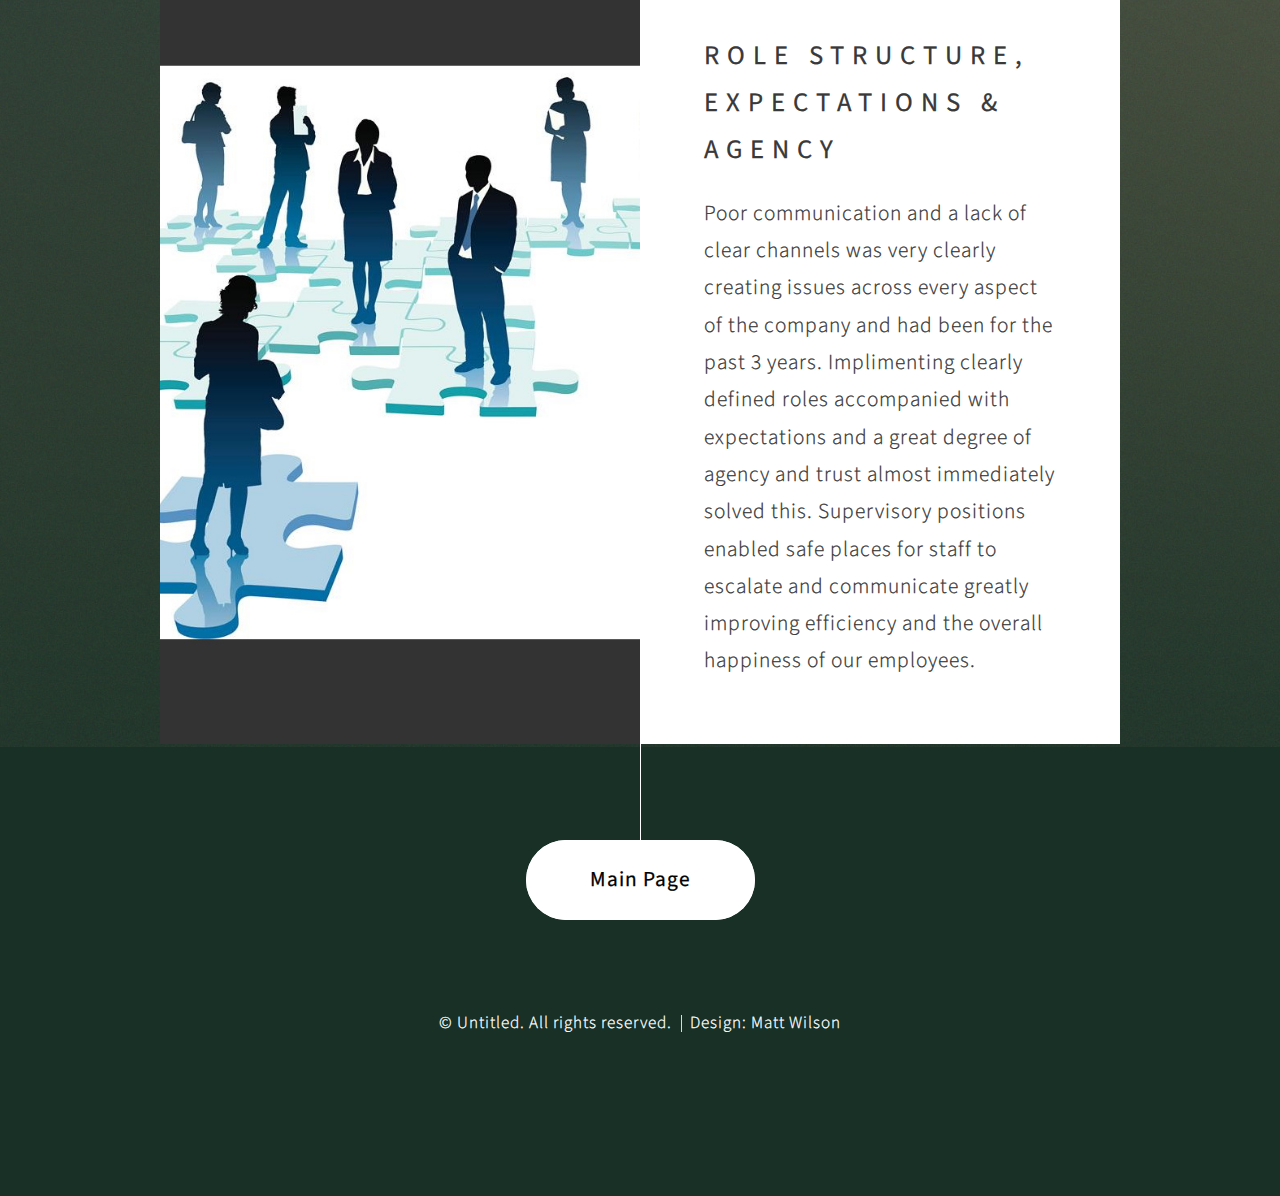
<file: agree.html>
<!DOCTYPE HTML>

<html>
	<head>
		<title>Matt Wilson CV</title>
		<meta charset="utf-8" />
		<meta name="viewport" content="width=device-width, initial-scale=1, user-scalable=no" />
		<link rel="stylesheet" href="assets/css/main.css" />
		<noscript><link rel="stylesheet" href="assets/css/noscript.css" /></noscript>
	</head>
	<body class="is-preload">

		<!-- Header -->
		
		<!-- Banner -->
			<section id="banner">
					
				<header>
					<h2>Big Play Games </br> Company Organisation</h2>
				</header>
				<p>Company structure, heirachy, work place health and safety and operating procedures quickly became paramount once </br>
				processes for day to day workflow were established.					</p>
				<footer>
		
				</footer>
			</section>

		<!-- Feature 1 -->
			<article id="first" class="container box style1 right">
				<a href="#" class="image fit"><img src="images/organise.jpg" alt="" /></a>
				<div class="inner">
					<header>
						<h2>Health & Safety</h2>
					</header>
					<p>Outsourcing the documentation through an external company specializing in HR and OH&S saved a significant amount of time. They enabled
					me to focus on designing and implimenting processes to utilise the policies and prodedures being provided. Utilising a cloud based storage solution
				I was enable to empower every employee to access all of our forms and documents from their mobile devices.</p>
				</div>
			</article>

		<!-- Feature 2 -->
			<article class="container box style1 right">
				<a href="#" class="image fit"><img src="images/structure.jpg" alt="" /></a>
				<div class="inner">
					<header>
						<h2>Role Structure, Expectations & Agency</h2>
					</header>
					<p>Poor communication and a lack of clear channels was very clearly creating issues across every aspect of the company and had been for the past 3 years. Implimenting clearly defined roles accompanied with expectations and a great degree of agency and trust almost immediately solved this. Supervisory positions enabled
					safe places for staff to escalate and communicate greatly improving efficiency and the overall happiness of our employees.  </p>
				</div>

			</article>

	
		<section id="footer">
			<a href="index.html" class="button style2">Main Page</a>
			<div class="copyright">
				<ul class="menu">
					<li>&copy; Untitled. All rights reserved.</li><li>Design: Matt Wilson</li>
				</ul>
			</div>
		</section>

		<!-- Scripts -->
			<script src="assets/js/jquery.min.js"></script>
			<script src="assets/js/jquery.scrolly.min.js"></script>
			<script src="assets/js/jquery.poptrox.min.js"></script>
			<script src="assets/js/browser.min.js"></script>
			<script src="assets/js/breakpoints.min.js"></script>
			<script src="assets/js/util.js"></script>
			<script src="assets/js/main.js"></script>
	
	</body>
</html>
</file>
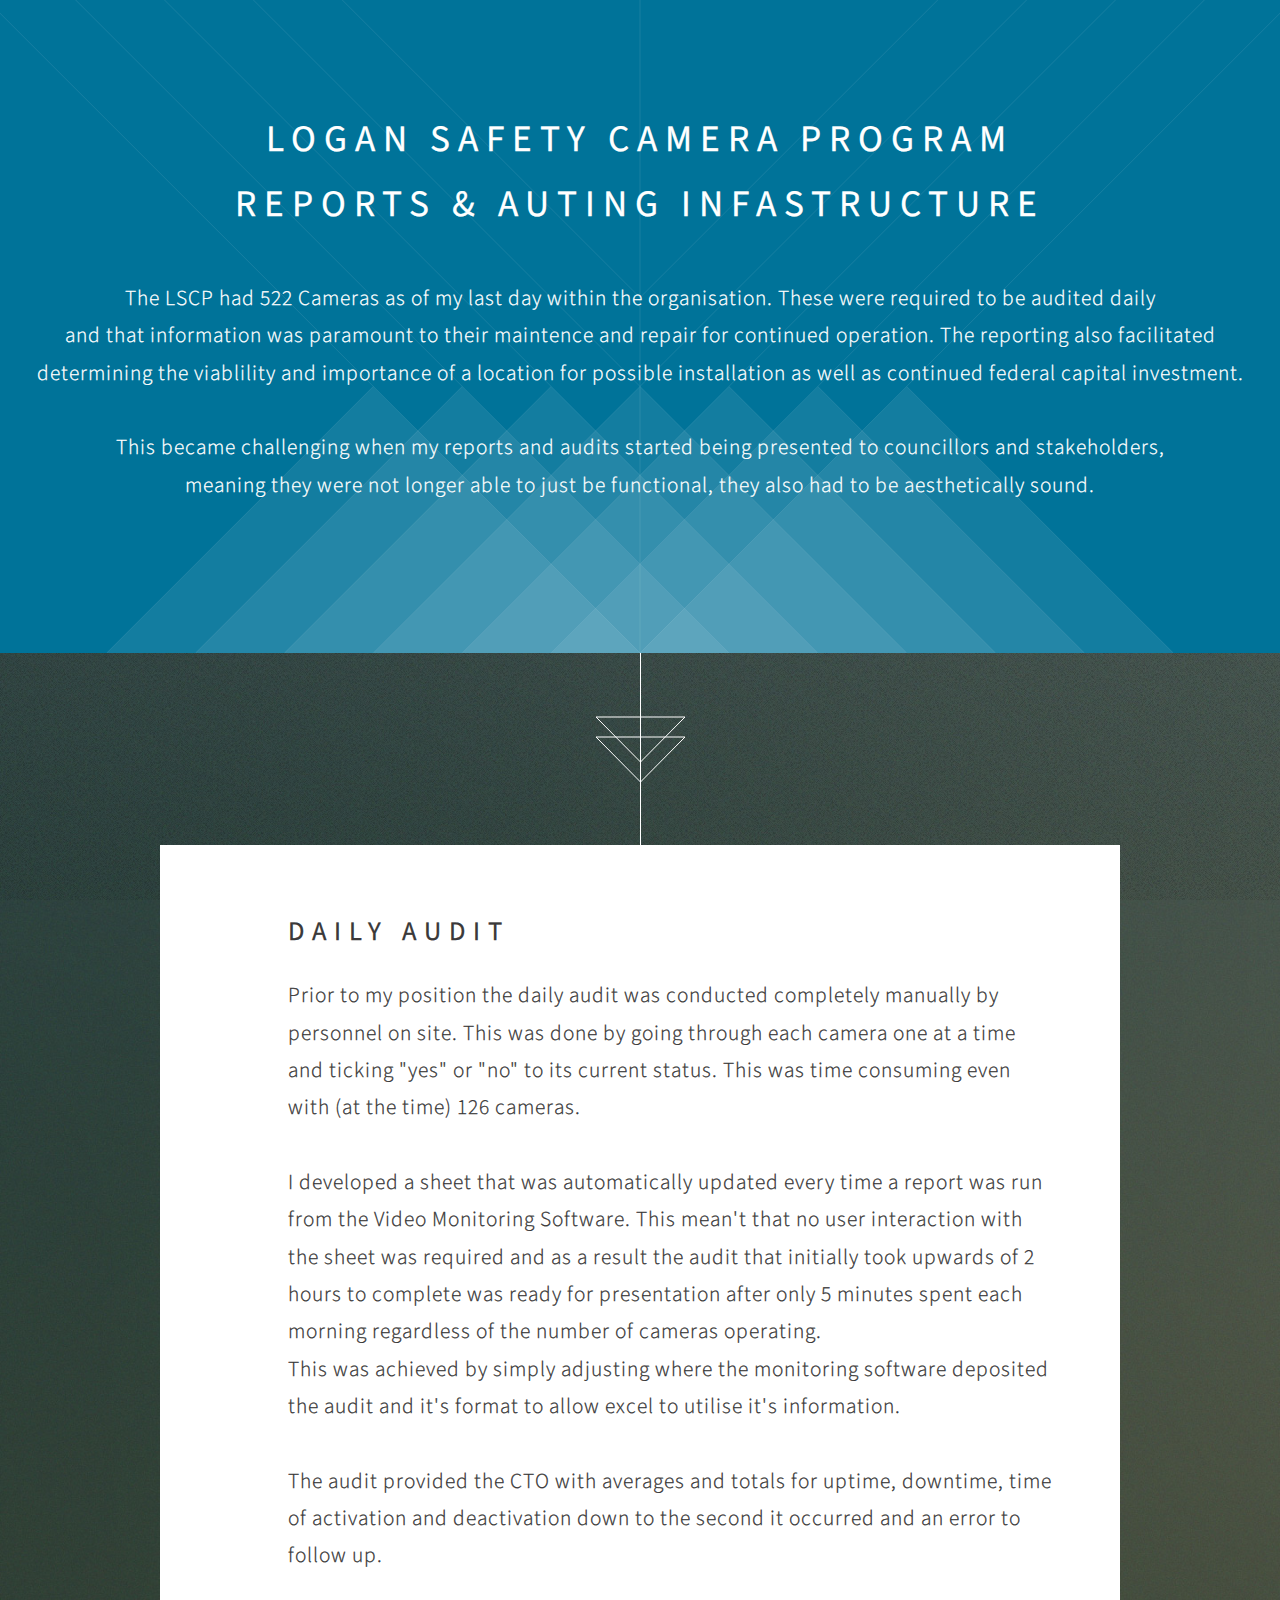
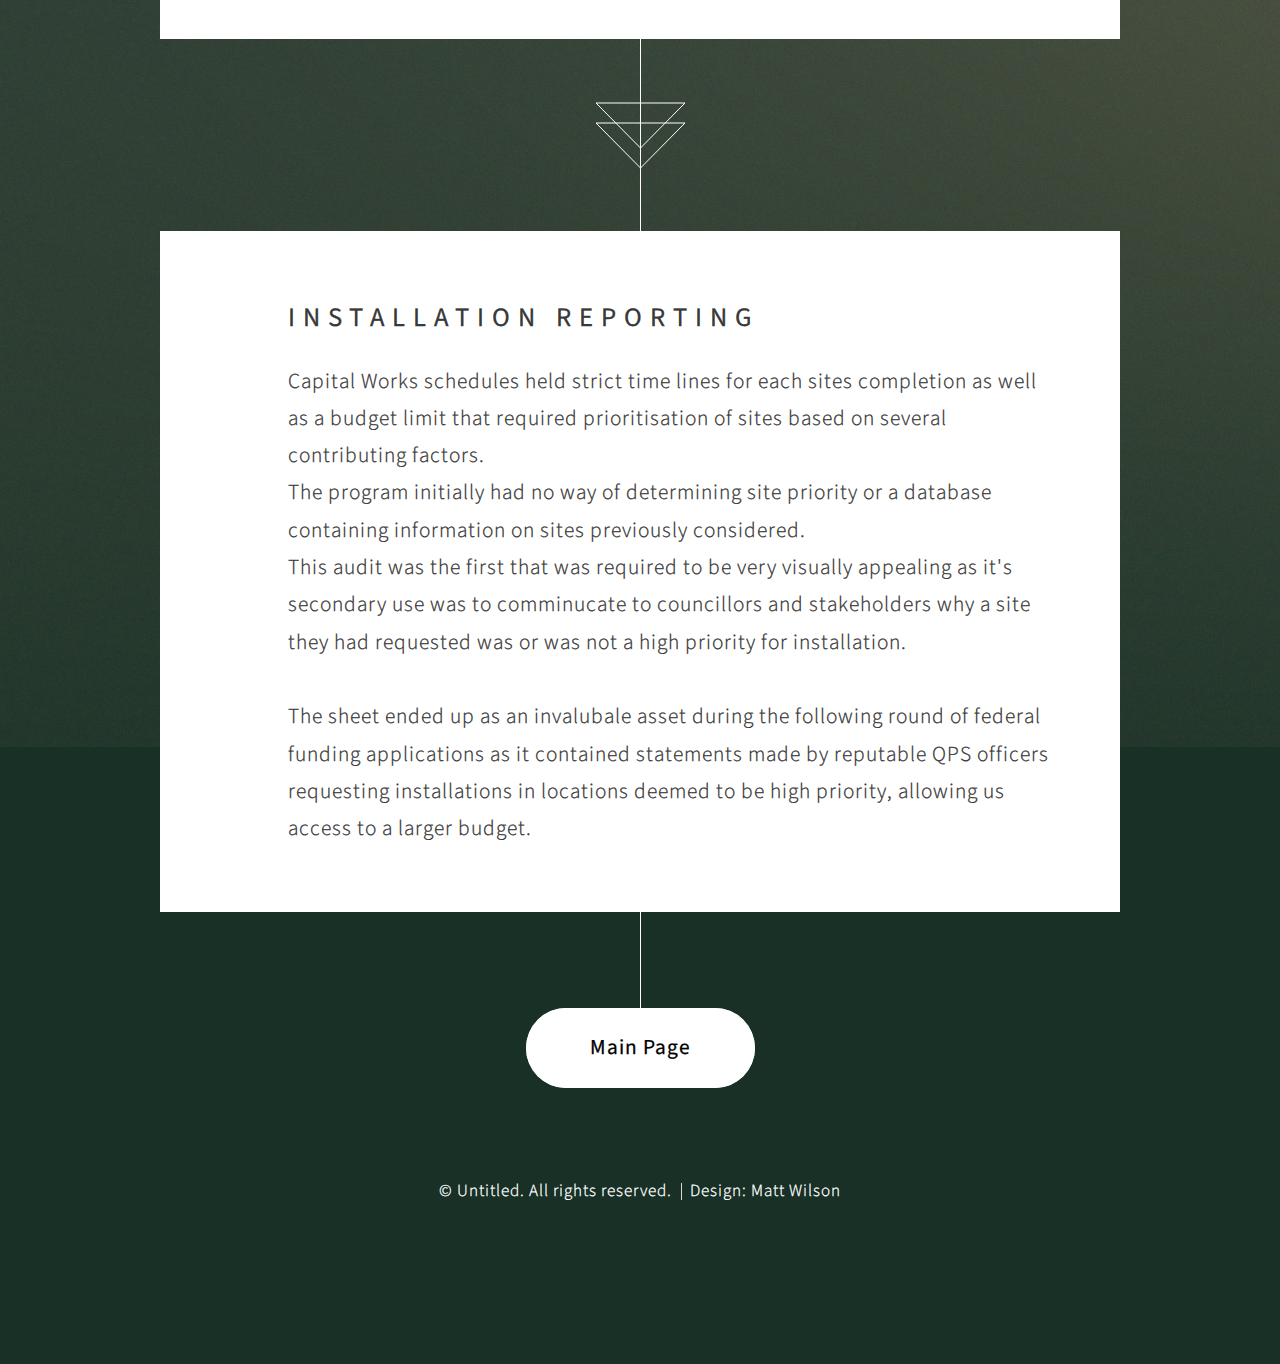
<file: audit.html>
<!DOCTYPE HTML>

<html>
	<head>
		<title>Matt Wilson CV</title>
		<meta charset="utf-8" />
		<meta name="viewport" content="width=device-width, initial-scale=1, user-scalable=no" />
		<link rel="stylesheet" href="assets/css/main.css" />
		<noscript><link rel="stylesheet" href="assets/css/noscript.css" /></noscript>
	</head>
	<body class="is-preload">

		<!-- Header -->
		
		<!-- Banner -->
			<section id="banner">
					
				<header>
					<h2>Logan Safety Camera Program</br>Reports & Auting Infastructure</h2>
				</header>
				<p>The LSCP had 522 Cameras as of my last day within the organisation. These were required to be audited daily</br>
				and that information was paramount to their maintence and repair for continued operation. The reporting also facilitated </br>
				determining the viablility and importance of a location for possible installation as well as continued federal capital investment.</br></br>
				This became challenging when my reports and audits started being presented to councillors and stakeholders, </br>meaning they were not longer able
				to just be functional, they also had to be aesthetically sound.	</p>
				<footer>
		
				</footer>
			</section>

		<!-- Feature 1 -->
			<article id="first" class="container box style1 right-text">
			
				<div class="inner">
					<header>
						<h2>Daily Audit</h2>
					</header>
					<p>Prior to my position the daily audit was conducted completely manually by personnel on site. This was done by going through each camera one at a time
					and ticking "yes" or "no" to its current status. This was time consuming even with (at the time) 126 cameras. </br></br>
					I developed a sheet that was automatically updated every time a report was run from the Video Monitoring Software. This mean't that no user interaction with the
					sheet was required and as a result the audit that initially took upwards of 2 hours to complete was ready for presentation after only 5 minutes spent each morning regardless of the number of cameras operating.
				</br>This was achieved by simply adjusting where the monitoring software deposited the audit and it's format to allow excel to utilise it's information. </br></br>
					The audit provided the CTO with averages and totals for uptime, downtime, time of activation and deactivation down to the second it occurred and an error to follow up.  </p>
				</div>
			</article>

		<!-- Feature 2 -->
			<article class="container box style1 right-text">
				
				<div class="inner">
					<header>
						<h2>Installation Reporting</h2>
					</header>
					<p>Capital Works schedules held strict time lines for each sites completion as well as a budget limit that required prioritisation of sites based on
					several contributing factors. </br>
					The program initially had no way of determining site priority or a database containing information on sites previously considered.</br>
					This audit was the first that was required to be very visually appealing as it's secondary use was to comminucate to councillors and stakeholders
					why a site they had requested was or was not a high priority for installation. </br></br>
					The sheet ended up as an invalubale asset during the following round of federal funding applications as it contained statements made by reputable QPS 
					officers requesting installations in locations deemed to be high priority, allowing us access to a larger budget. </p>
				</div>

			</article>

	
		<section id="footer">
			<a href="index.html" class="button style2">Main Page</a>
			<div class="copyright">
				<ul class="menu">
					<li>&copy; Untitled. All rights reserved.</li><li>Design: Matt Wilson</li>
				</ul>
			</div>
		</section>

		<!-- Scripts -->
			<script src="assets/js/jquery.min.js"></script>
			<script src="assets/js/jquery.scrolly.min.js"></script>
			<script src="assets/js/jquery.poptrox.min.js"></script>
			<script src="assets/js/browser.min.js"></script>
			<script src="assets/js/breakpoints.min.js"></script>
			<script src="assets/js/util.js"></script>
			<script src="assets/js/main.js"></script>
	
	</body>
</html>
</file>
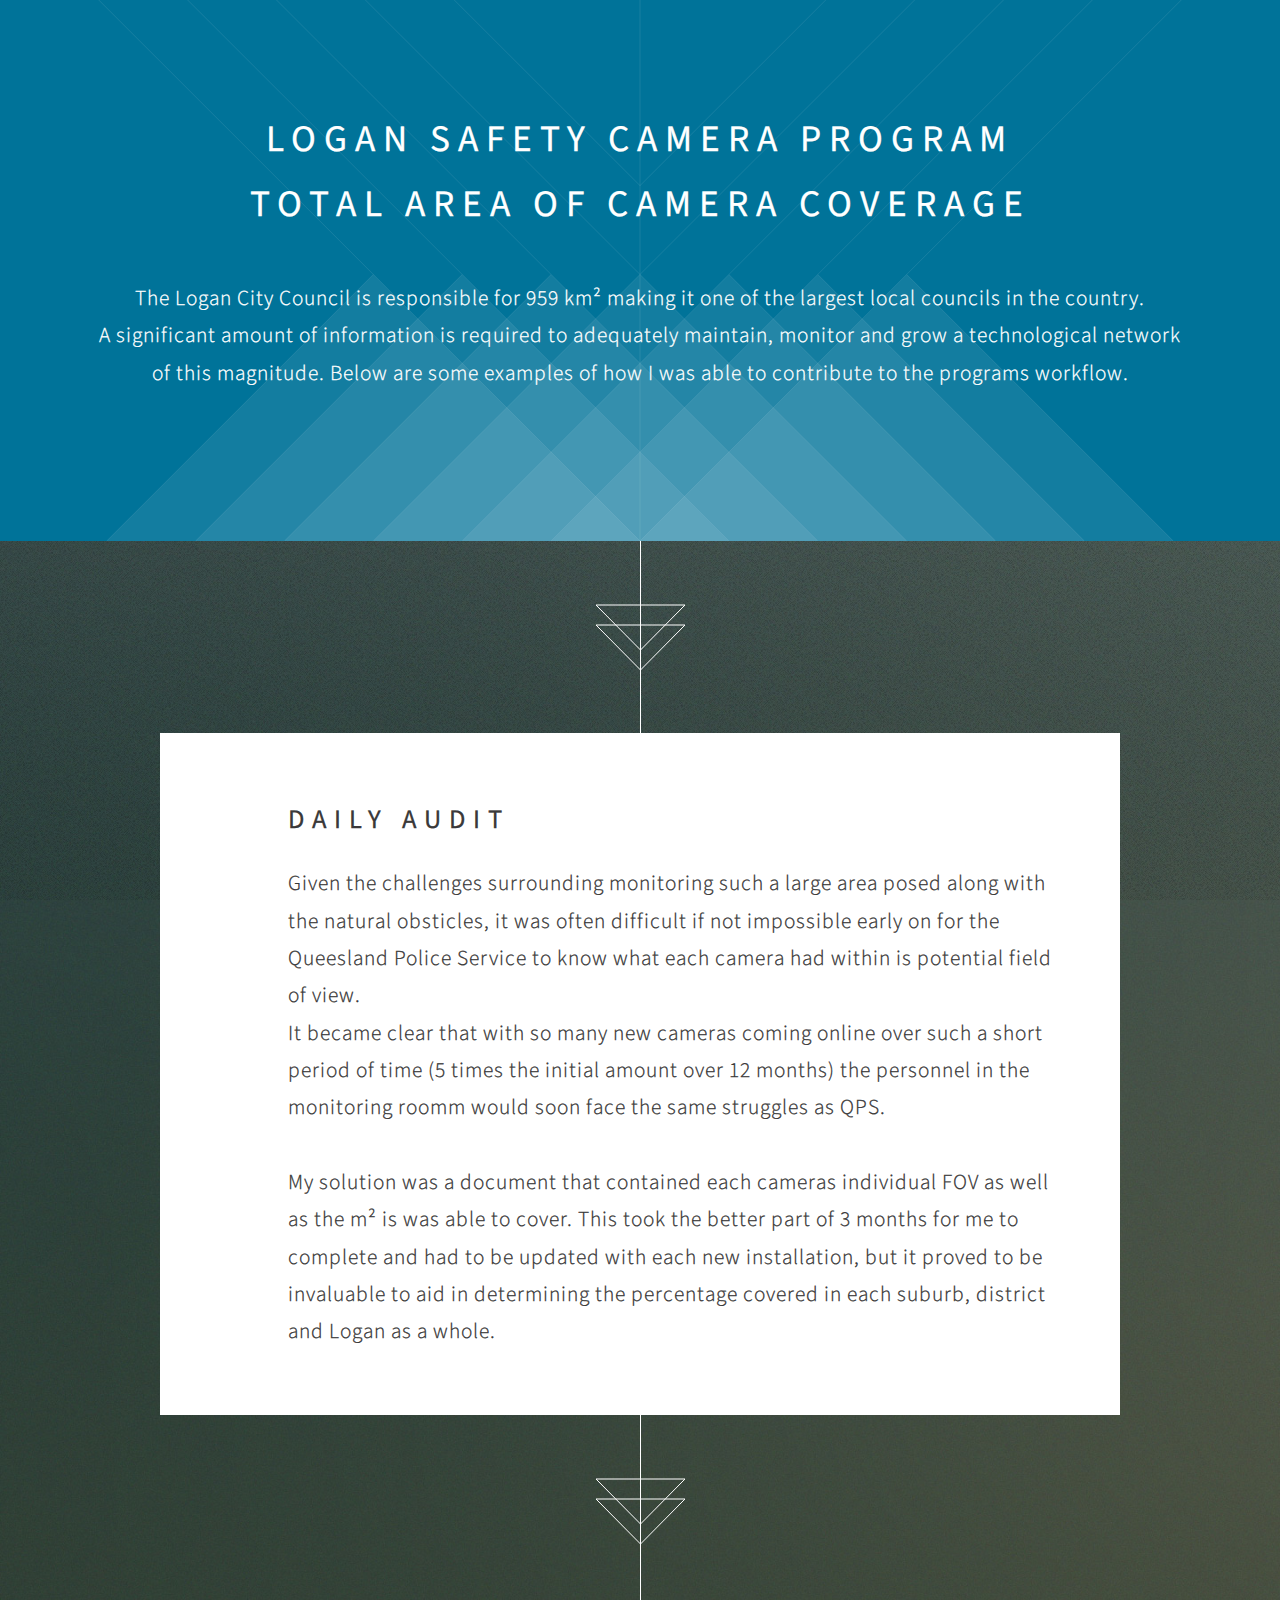
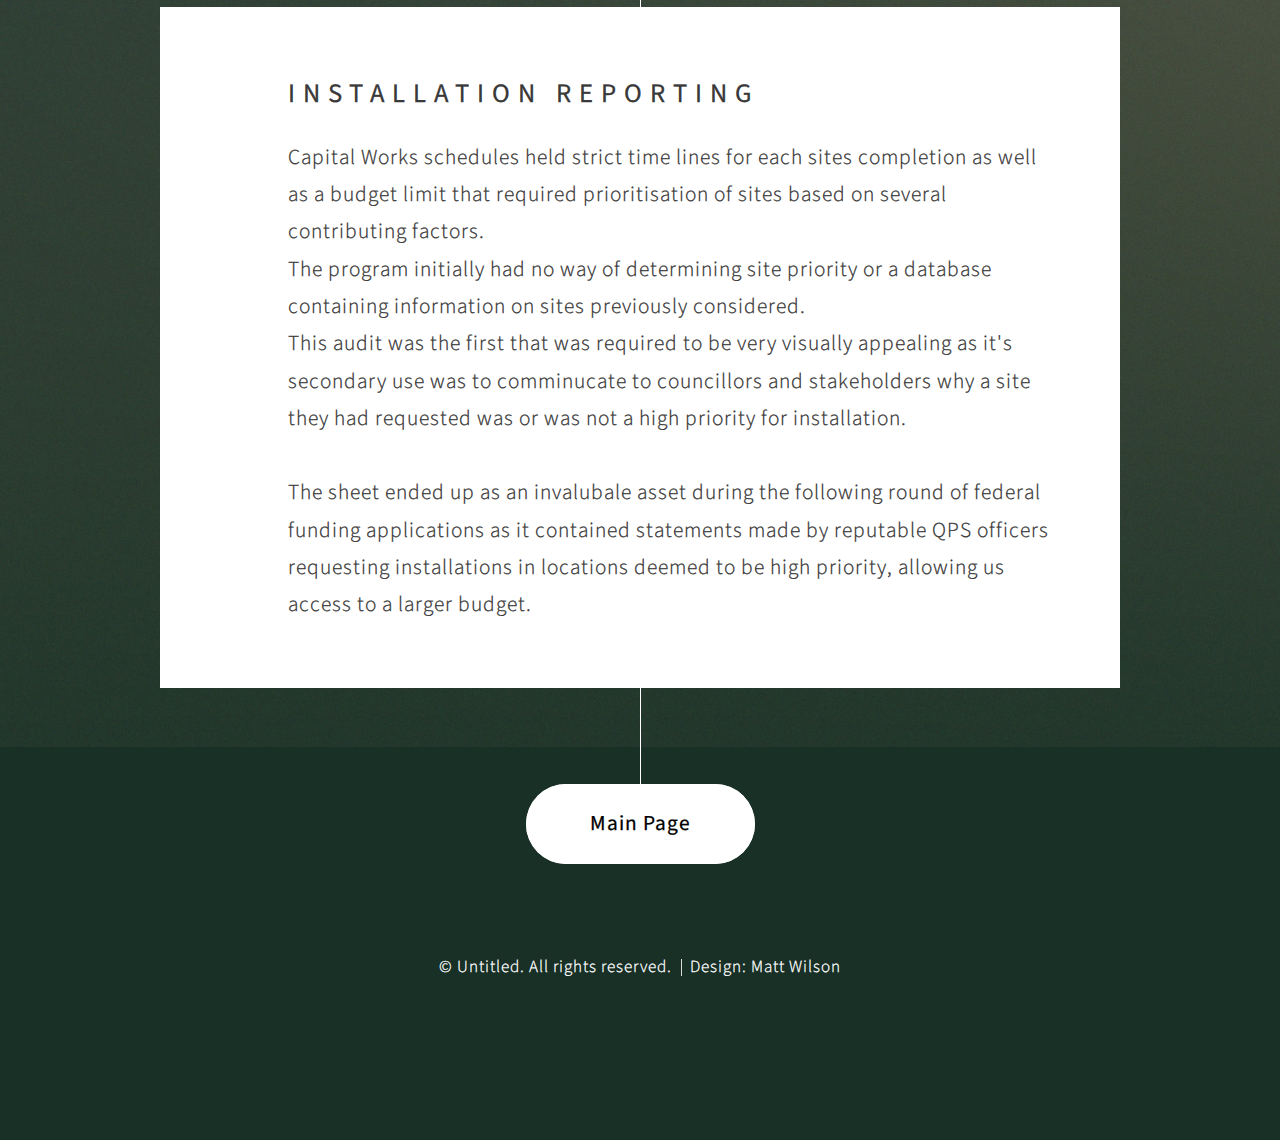
<file: cover.html>
<!DOCTYPE HTML>

<html>
	<head>
		<title>Matt Wilson CV</title>
		<meta charset="utf-8" />
		<meta name="viewport" content="width=device-width, initial-scale=1, user-scalable=no" />
		<link rel="stylesheet" href="assets/css/main.css" />
		<noscript><link rel="stylesheet" href="assets/css/noscript.css" /></noscript>
	</head>
	<body class="is-preload">

		<!-- Header -->
		
		<!-- Banner -->
			<section id="banner">
					
				<header>
					<h2>Logan Safety Camera Program</br>Total Area of Camera Coverage</h2>
				</header>
				<p>The Logan City Council is responsible for 959 km² making it one of the largest local councils in the country.</br>
				A significant amount of information is required to adequately maintain, monitor and grow a technological network </br>
				of this magnitude. Below are some examples of how I was able to contribute to the programs workflow.


				
				</p>
				<footer>
		
				</footer>
			</section>

		<!-- Feature 1 -->
			<article id="first" class="container box style1 right-text">
			
				<div class="inner">
					<header>
						<h2>Daily Audit</h2>
					</header>
					<p>Given the challenges surrounding monitoring such a large area posed along with the natural obsticles, it was often difficult if not impossible early on
				for the Queesland Police Service to know what each camera had within is potential field of view. </br>It became clear that with so many new cameras coming online over such a short period of time (5 times the initial amount over 12 months) the personnel
				in the monitoring roomm would soon face the same struggles as QPS.</br></br>
				My solution was a document that contained each cameras individual FOV as well as the m² is was able to cover. This took the better part of 3 months for me 
				to complete and had to be updated with each new installation, but it proved to be invaluable to aid in determining the percentage covered in each suburb, 
				district and Logan as a whole.	  </p>
				</div>
			</article>

		<!-- Feature 2 -->
			<article class="container box style1 right-text">
				
				<div class="inner">
					<header>
						<h2>Installation Reporting</h2>
					</header>
					<p>Capital Works schedules held strict time lines for each sites completion as well as a budget limit that required prioritisation of sites based on
					several contributing factors. </br>
					The program initially had no way of determining site priority or a database containing information on sites previously considered.</br>
					This audit was the first that was required to be very visually appealing as it's secondary use was to comminucate to councillors and stakeholders
					why a site they had requested was or was not a high priority for installation. </br></br>
					The sheet ended up as an invalubale asset during the following round of federal funding applications as it contained statements made by reputable QPS 
					officers requesting installations in locations deemed to be high priority, allowing us access to a larger budget. </p>
				</div>

			</article>

	
		<section id="footer">
			<a href="index.html" class="button style2">Main Page</a>
			<div class="copyright">
				<ul class="menu">
					<li>&copy; Untitled. All rights reserved.</li><li>Design: Matt Wilson</li>
				</ul>
			</div>
		</section>

		<!-- Scripts -->
			<script src="assets/js/jquery.min.js"></script>
			<script src="assets/js/jquery.scrolly.min.js"></script>
			<script src="assets/js/jquery.poptrox.min.js"></script>
			<script src="assets/js/browser.min.js"></script>
			<script src="assets/js/breakpoints.min.js"></script>
			<script src="assets/js/util.js"></script>
			<script src="assets/js/main.js"></script>
	
	</body>
</html>
</file>
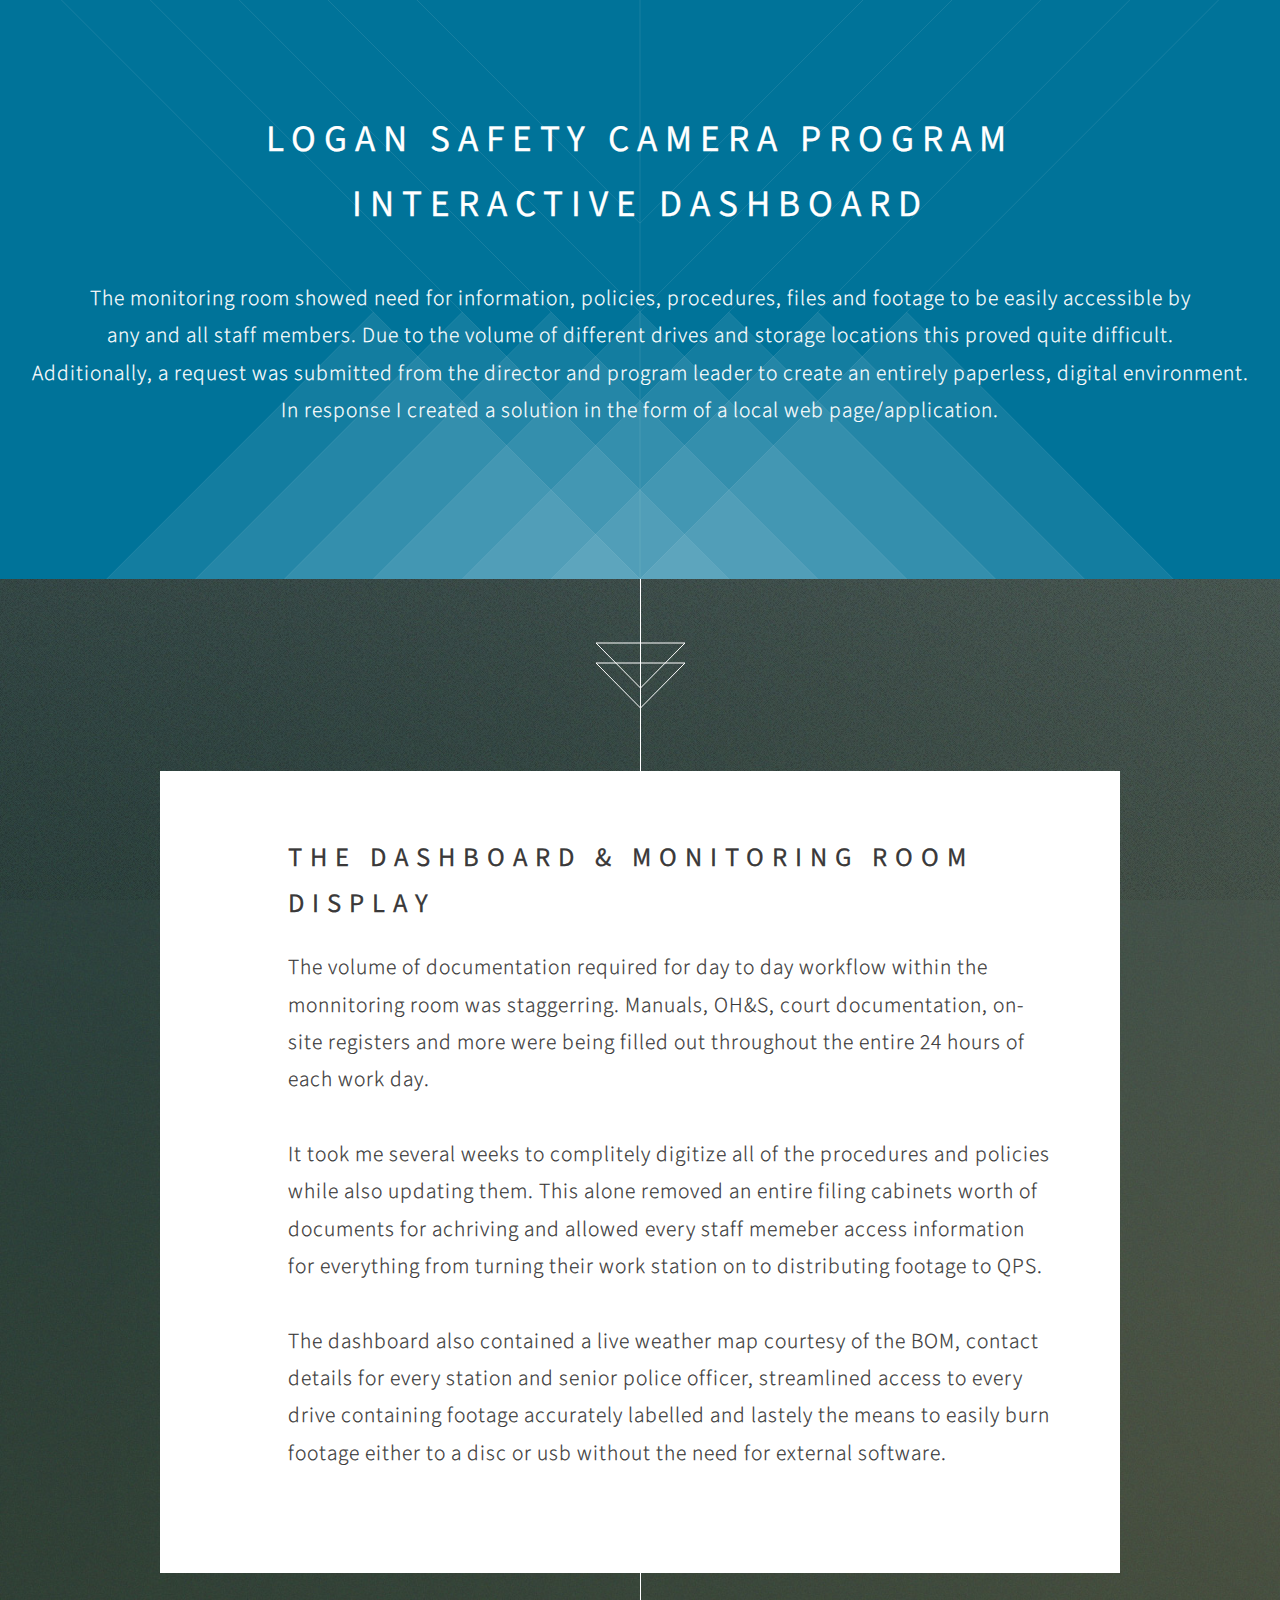
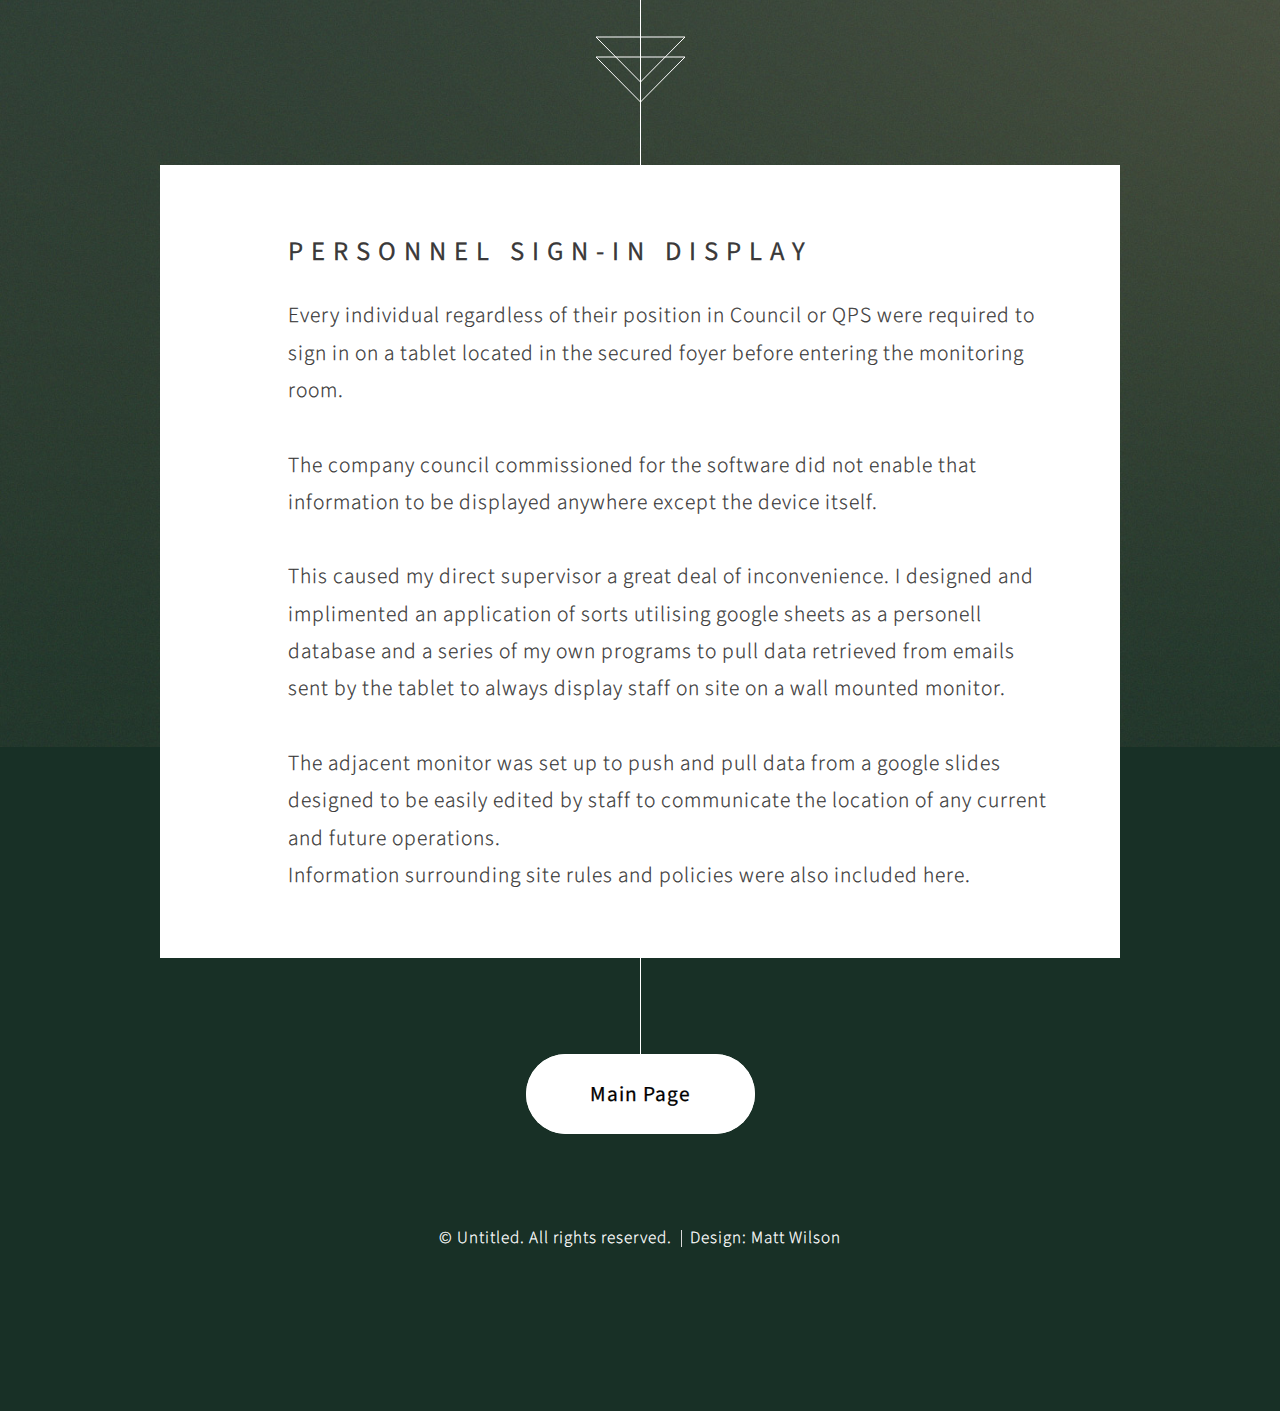
<file: dash.html>
<!DOCTYPE HTML>

<html>
	<head>
		<title>Matt Wilson CV</title>
		<meta charset="utf-8" />
		<meta name="viewport" content="width=device-width, initial-scale=1, user-scalable=no" />
		<link rel="stylesheet" href="assets/css/main.css" />
		<noscript><link rel="stylesheet" href="assets/css/noscript.css" /></noscript>
	</head>
	<body class="is-preload">

		<!-- Header -->
		
		<!-- Banner -->
			<section id="banner">
					
				<header>
					<h2>Logan Safety Camera Program</br>Interactive Dashboard</h2>
				</header>
				<p>The monitoring room showed need for information, policies, procedures, files and footage to be easily accessible by </br>
				any and all staff members. Due to the volume of different drives and storage locations this proved quite difficult. </br>
				Additionally, a request was submitted from the director and program leader to create an entirely paperless, digital environment.</br>
				In response I created a solution in the form of a local web page/application. 

				


				
				</p>
				<footer>
		
				</footer>
			</section>

		<!-- Feature 1 -->
			<article id="first" class="container box style1 right-text">
			
				<div class="inner">
					<header>
						<h2>The Dashboard & Monitoring Room Display </h2>
					</header>
					<p>The volume of documentation required for day to day workflow within the monnitoring room was staggerring. Manuals, OH&S, court documentation, on-site
					registers and more were being filled out throughout the entire 24 hours of each work day.</br></br>
					It took me several weeks to complitely digitize all of the procedures and policies while also updating them. This alone removed an entire filing cabinets
					worth of documents for achriving and allowed every staff memeber access information for everything from turning their work station on to distributing footage
				    to QPS.</br></br>
				    The dashboard also contained a live weather map courtesy of the BOM, contact details for every station and senior police officer, streamlined access
				    to every drive containing footage accurately labelled and lastely the means to easily burn footage either to a disc or usb without the need for 
				    external software. </br></br>



					  </p>
				</div>
			</article>

		<!-- Feature 2 -->
			<article class="container box style1 right-text">
				
				<div class="inner">
					<header>
						<h2>Personnel Sign-in Display</h2>
					</header>
					<p>Every individual regardless of their position in Council or QPS were required to sign in on a tablet located in the secured foyer before
					entering the monitoring room.</br></br>
					The company council commissioned for the software did not enable that information to be displayed anywhere except the device itself.</br></br>
					This caused my direct supervisor a great deal of inconvenience. I designed and implimented an application of sorts utilising google sheets as
					a personell database and a series of my own programs to pull data retrieved from emails sent by the tablet to always display staff on site 
					on a wall mounted monitor.</br></br>
					The adjacent monitor was set up to push and pull data from a google slides designed to be easily edited by staff to communicate the location
					of any current and future operations.</br>
					Information surrounding site rules and policies were also included here.
					</p>
					
				</div>

			</article>

	
		<section id="footer">
			<a href="index.html" class="button style2">Main Page</a>
			<div class="copyright">
				<ul class="menu">
					<li>&copy; Untitled. All rights reserved.</li><li>Design: Matt Wilson</li>
				</ul>
			</div>
		</section>

		<!-- Scripts -->
			<script src="assets/js/jquery.min.js"></script>
			<script src="assets/js/jquery.scrolly.min.js"></script>
			<script src="assets/js/jquery.poptrox.min.js"></script>
			<script src="assets/js/browser.min.js"></script>
			<script src="assets/js/breakpoints.min.js"></script>
			<script src="assets/js/util.js"></script>
			<script src="assets/js/main.js"></script>
	
	</body>
</html>
</file>
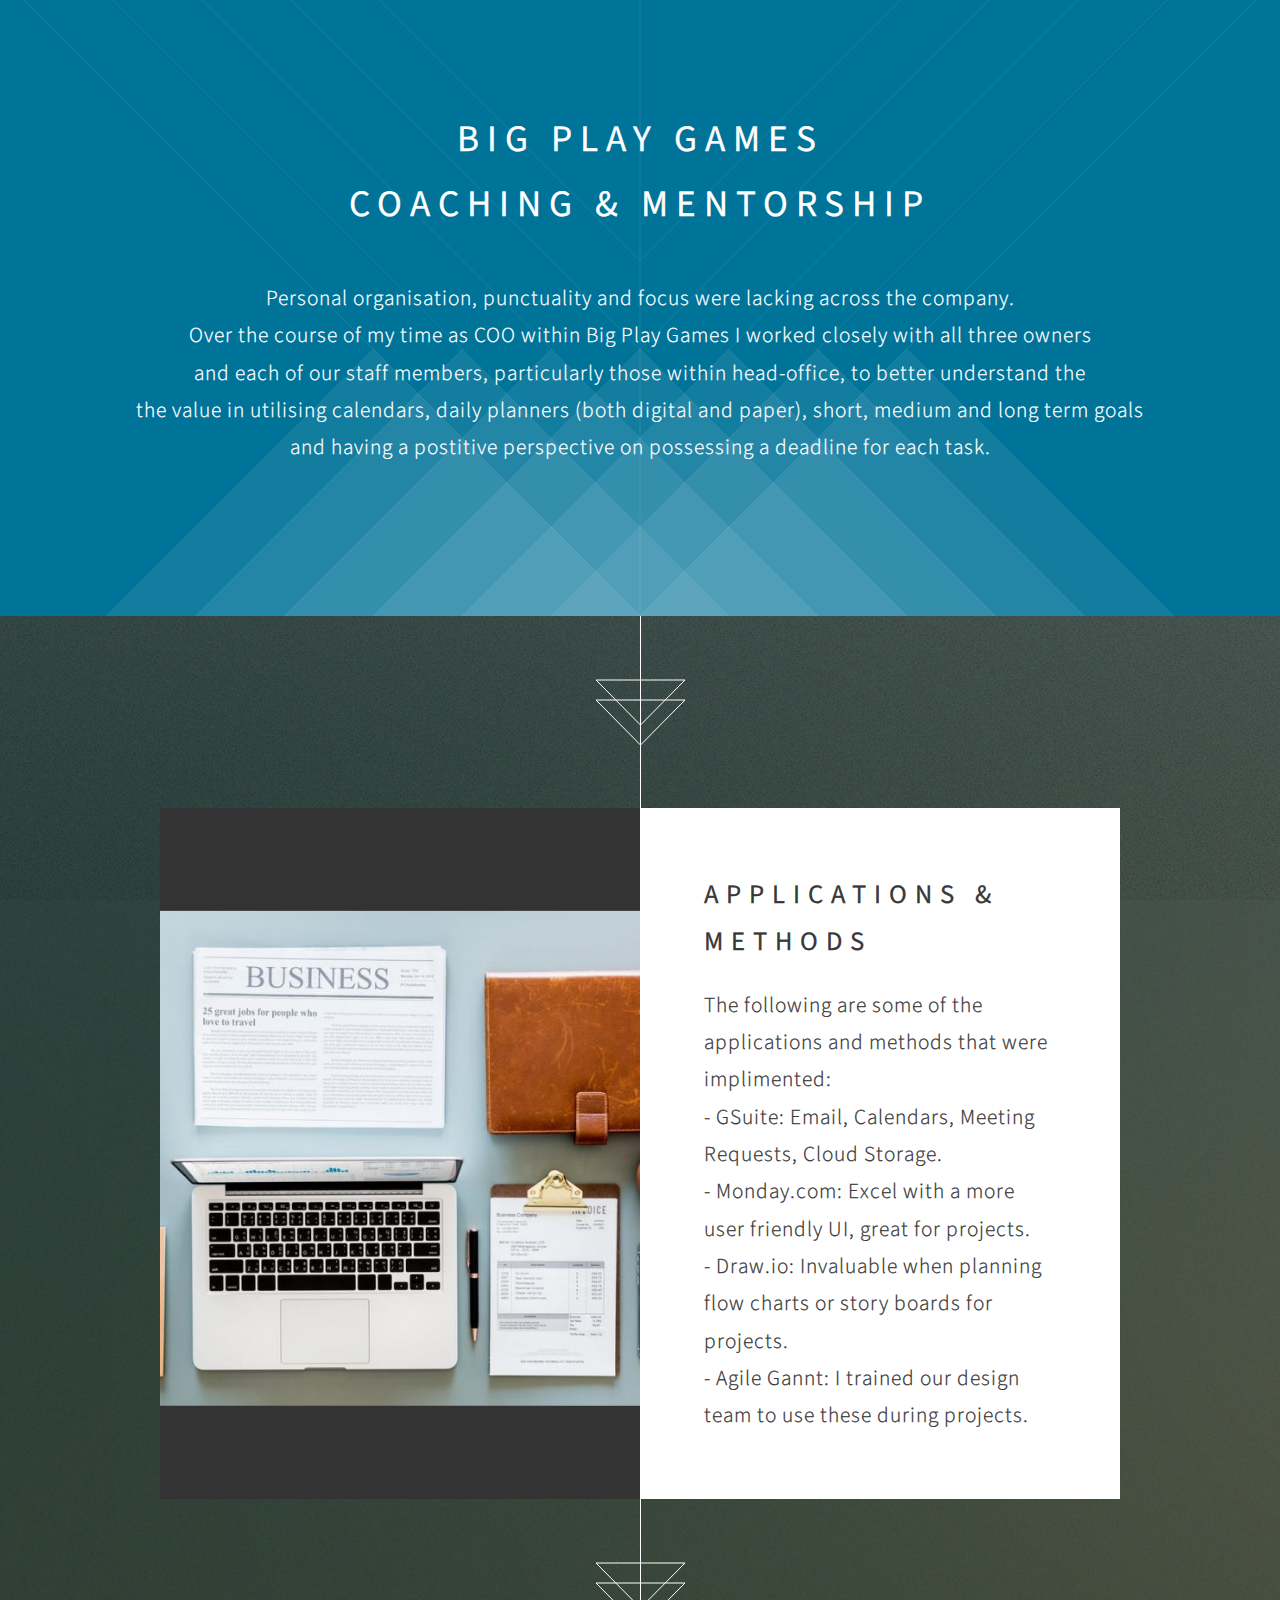
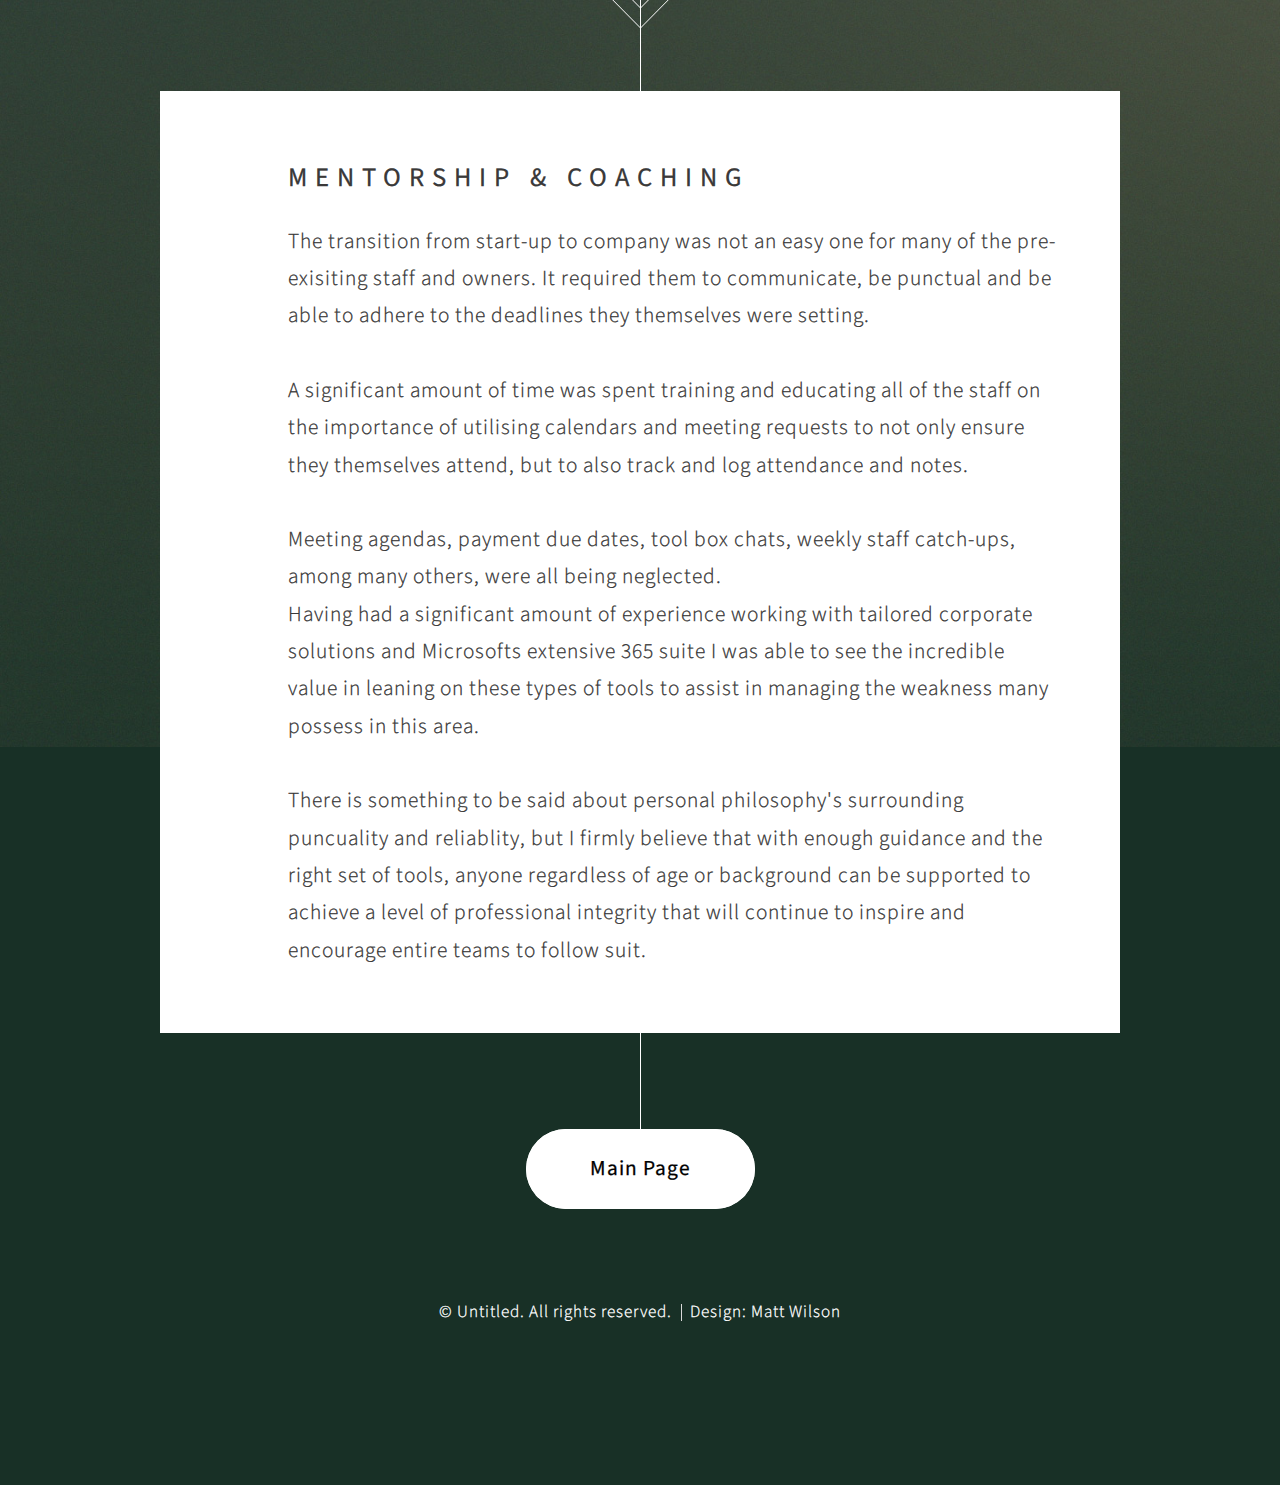
<file: edu.html>
<!DOCTYPE HTML>

<html>
	<head>
		<title>Matt Wilson CV</title>
		<meta charset="utf-8" />
		<meta name="viewport" content="width=device-width, initial-scale=1, user-scalable=no" />
		<link rel="stylesheet" href="assets/css/main.css" />
		<noscript><link rel="stylesheet" href="assets/css/noscript.css" /></noscript>
	</head>
	<body class="is-preload">

		<!-- Header -->
		
		<!-- Banner -->
			<section id="banner">
					
				<header>
					<h2>Big Play Games </br> Coaching & Mentorship</h2>
				</header>
				<p>Personal organisation, punctuality and focus were lacking across the company. </br>
					Over the course of my time as COO within Big Play Games I worked closely with all three owners<br />
					and each of our staff members, particularly those within head-office, to better understand the<br />
					the value in utilising calendars, daily planners (both digital and paper), short, medium and long term goals<br />
					and having a postitive perspective on possessing a deadline for each task.
				</p>
				<footer>
		
				</footer>
			</section>

		<!-- Feature 1 -->
			<article id="first" class="container box style1 right">
				<a href="#" class="image fit"><img src="images/organised.jpg" alt="" /></a>
				<div class="inner">
					<header>
						<h2>Applications & Methods</h2>
					</header>
					<p>The following are some of the applications and methods that were implimented:<br />
					- GSuite: Email, Calendars, Meeting Requests, Cloud Storage.<br />
				    - Monday.com: Excel with a more user friendly UI, great for projects.<br />
				    - Draw.io: Invaluable when planning flow charts or story boards for projects.<br />
				    - Agile Gannt: I trained our design team to use these during projects.</p>
				</div>
			</article>

		<!-- Feature 2 -->
				<article id="first" class="container box style1 right-text">
			
				<div class="inner">
					<header>
						<h2>Mentorship & Coaching</h2>
					</header>
					<p>The transition from start-up to company was not an easy one for many of the pre-exisiting staff and owners.
						It required them to communicate, be punctual and be able to adhere to the deadlines they themselves were setting.<br /><br />
						A significant amount of time was spent training and educating all of the staff on the importance of utilising calendars and meeting
						requests to not only ensure they themselves attend, but to also track and log attendance and notes.<br /><br />
						Meeting agendas, payment due dates, tool box chats, weekly staff catch-ups, among many others, were all being neglected.<br />
						Having had a significant amount of experience working with tailored corporate solutions and Microsofts extensive 365 suite I was able
						to see the incredible value in leaning on these types of tools to assist in managing the weakness many possess in this area.<br /><br />
						There is something to be said about personal philosophy's surrounding puncuality and reliablity, but I firmly believe that with enough
						guidance and the right set of tools, anyone regardless of age or background can be supported to achieve a level of professional integrity
						that will continue to inspire and encourage entire teams to follow suit.




					  </p>
				</div>
			</article>

	
		<section id="footer">
			<a href="index.html" class="button style2">Main Page</a>
			<div class="copyright">
				<ul class="menu">
					<li>&copy; Untitled. All rights reserved.</li><li>Design: Matt Wilson</li>
				</ul>
			</div>
		</section>

		<!-- Scripts -->
			<script src="assets/js/jquery.min.js"></script>
			<script src="assets/js/jquery.scrolly.min.js"></script>
			<script src="assets/js/jquery.poptrox.min.js"></script>
			<script src="assets/js/browser.min.js"></script>
			<script src="assets/js/breakpoints.min.js"></script>
			<script src="assets/js/util.js"></script>
			<script src="assets/js/main.js"></script>
	
	</body>
</html>
</file>
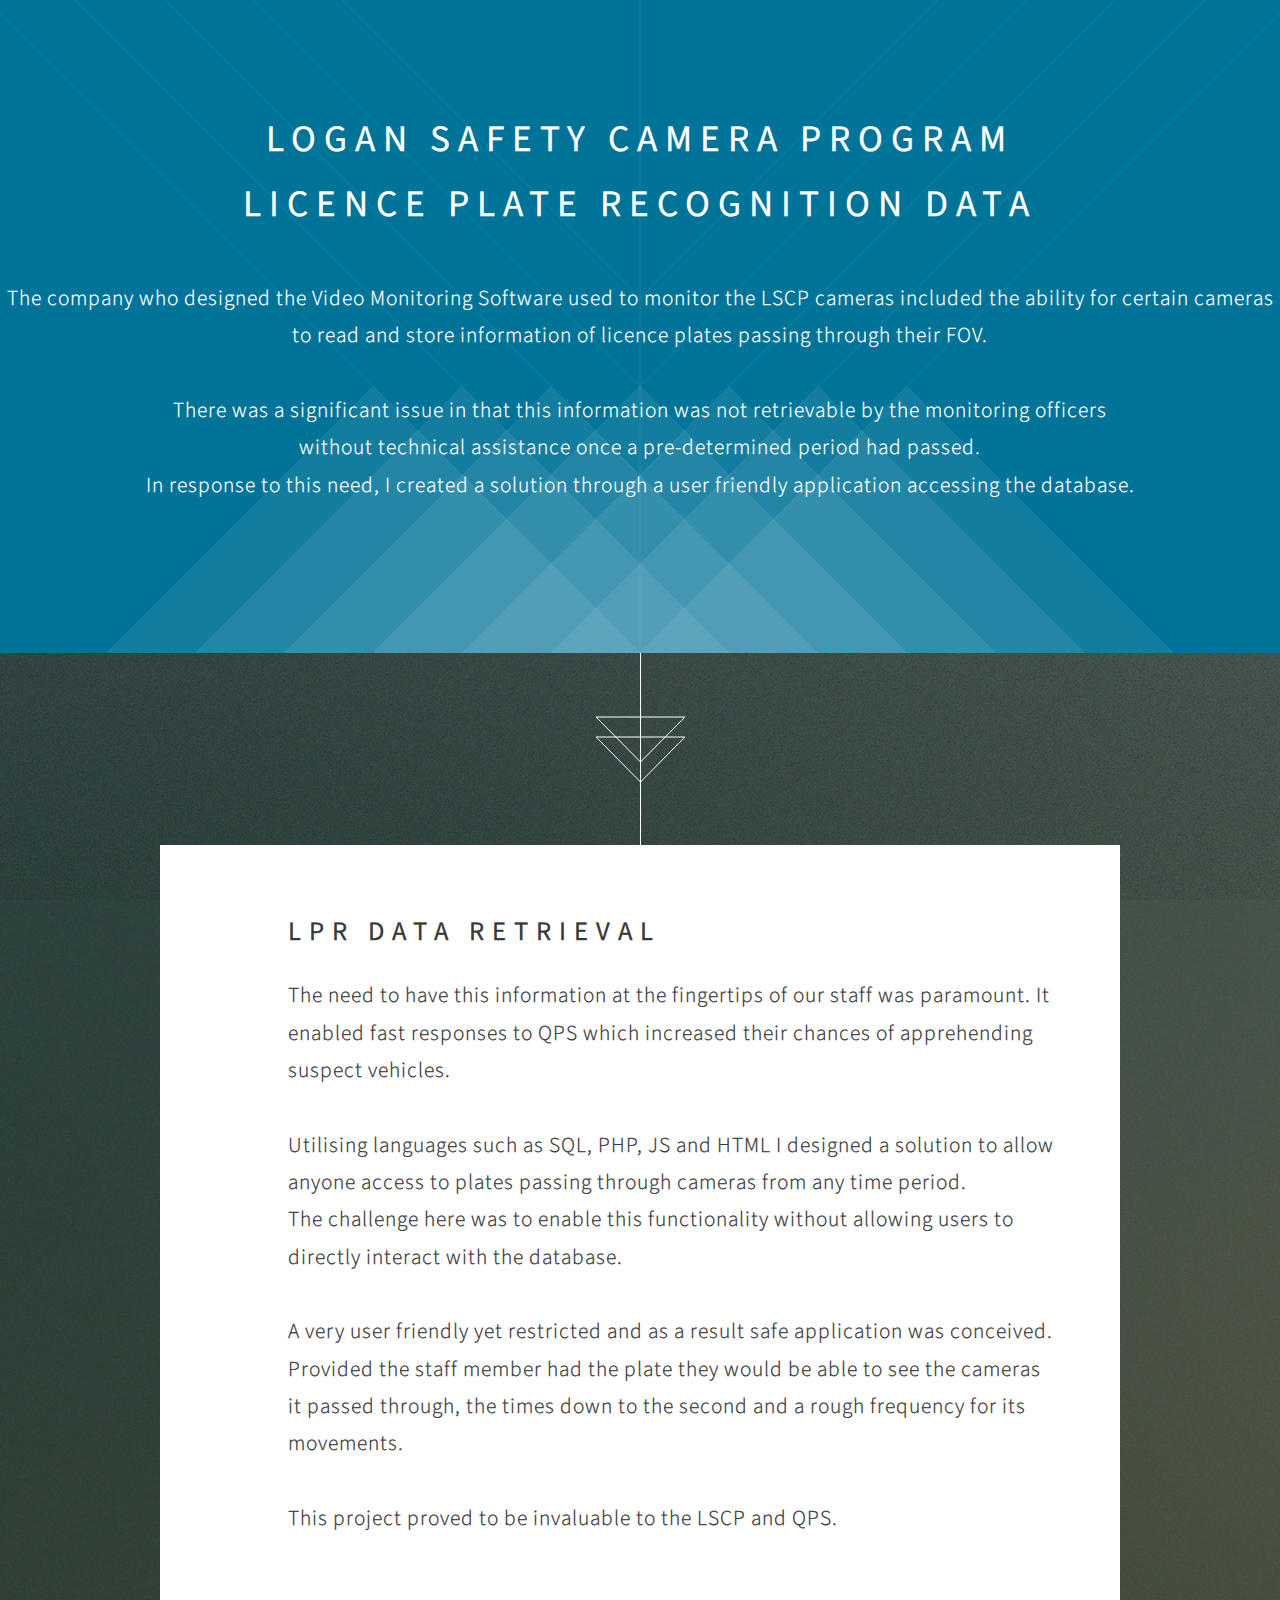
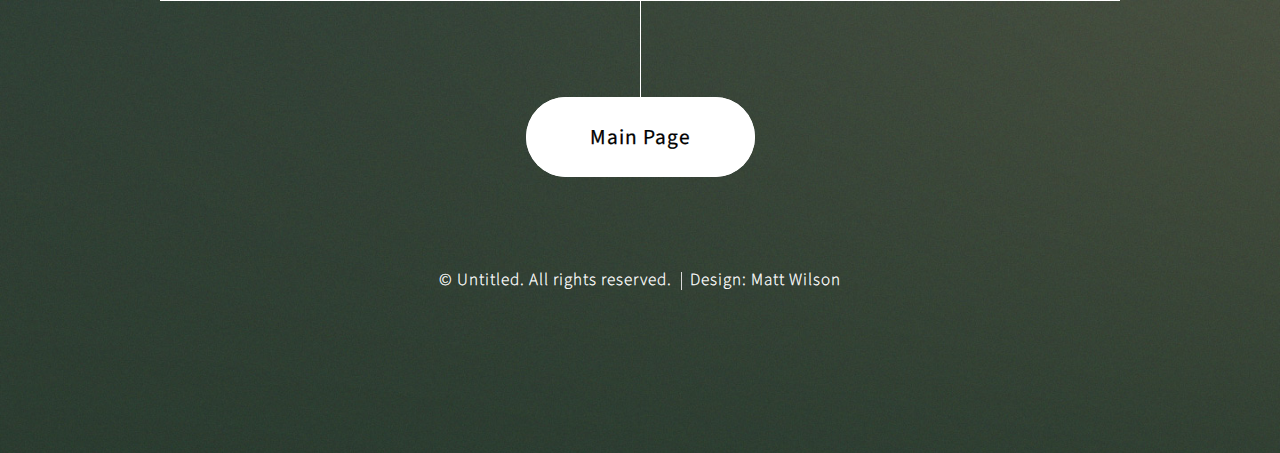
<file: lpr.html>
<!DOCTYPE HTML>

<html>
	<head>
		<title>Matt Wilson CV</title>
		<meta charset="utf-8" />
		<meta name="viewport" content="width=device-width, initial-scale=1, user-scalable=no" />
		<link rel="stylesheet" href="assets/css/main.css" />
		<noscript><link rel="stylesheet" href="assets/css/noscript.css" /></noscript>
	</head>
	<body class="is-preload">

		<!-- Header -->
		
		<!-- Banner -->
			<section id="banner">
					
				<header>
					<h2>Logan Safety Camera Program</br>
					Licence Plate Recognition Data</h2>
				</header>
				<p>The company who designed the Video Monitoring Software used to monitor the LSCP cameras included the ability for certain cameras </br>
				to read and store information of licence plates passing through their FOV.</br></br>
				There was a significant issue in that this information was not retrievable by the monitoring officers</br>
				without technical assistance once a pre-determined period had passed.</br>
				In response to this need, I created a solution through a user friendly application accessing the database. 

				


				
				</p>
				<footer>
		
				</footer>
			</section>

		<!-- Feature 1 -->
			<article id="first" class="container box style1 right-text">
			
				<div class="inner">
					<header>
						<h2>LPR Data Retrieval </h2>
					</header>
					<p>The need to have this information at the fingertips of our staff was paramount. It enabled fast responses to QPS which increased their chances
					of apprehending suspect vehicles.</br></br>
					Utilising languages such as SQL, PHP, JS and HTML I designed a solution to allow anyone access to plates passing through cameras from any time period.</br>
				    The challenge here was to enable this functionality without allowing users to directly interact with the database.</br></br>
				    A very user friendly yet restricted and as a result safe application was conceived. Provided the staff member had the plate they would be able to see
				    the cameras it passed through, the times down to the second and a rough frequency for its movements.</br></br>
				    This project proved to be invaluable to the LSCP and QPS.



					  </p>
				</div>
			</article>

		

	
		<section id="footer">
			<a href="index.html" class="button style2">Main Page</a>
			<div class="copyright">
				<ul class="menu">
					<li>&copy; Untitled. All rights reserved.</li><li>Design: Matt Wilson</li>
				</ul>
			</div>
		</section>

		<!-- Scripts -->
			<script src="assets/js/jquery.min.js"></script>
			<script src="assets/js/jquery.scrolly.min.js"></script>
			<script src="assets/js/jquery.poptrox.min.js"></script>
			<script src="assets/js/browser.min.js"></script>
			<script src="assets/js/breakpoints.min.js"></script>
			<script src="assets/js/util.js"></script>
			<script src="assets/js/main.js"></script>
	
	</body>
</html>
</file>
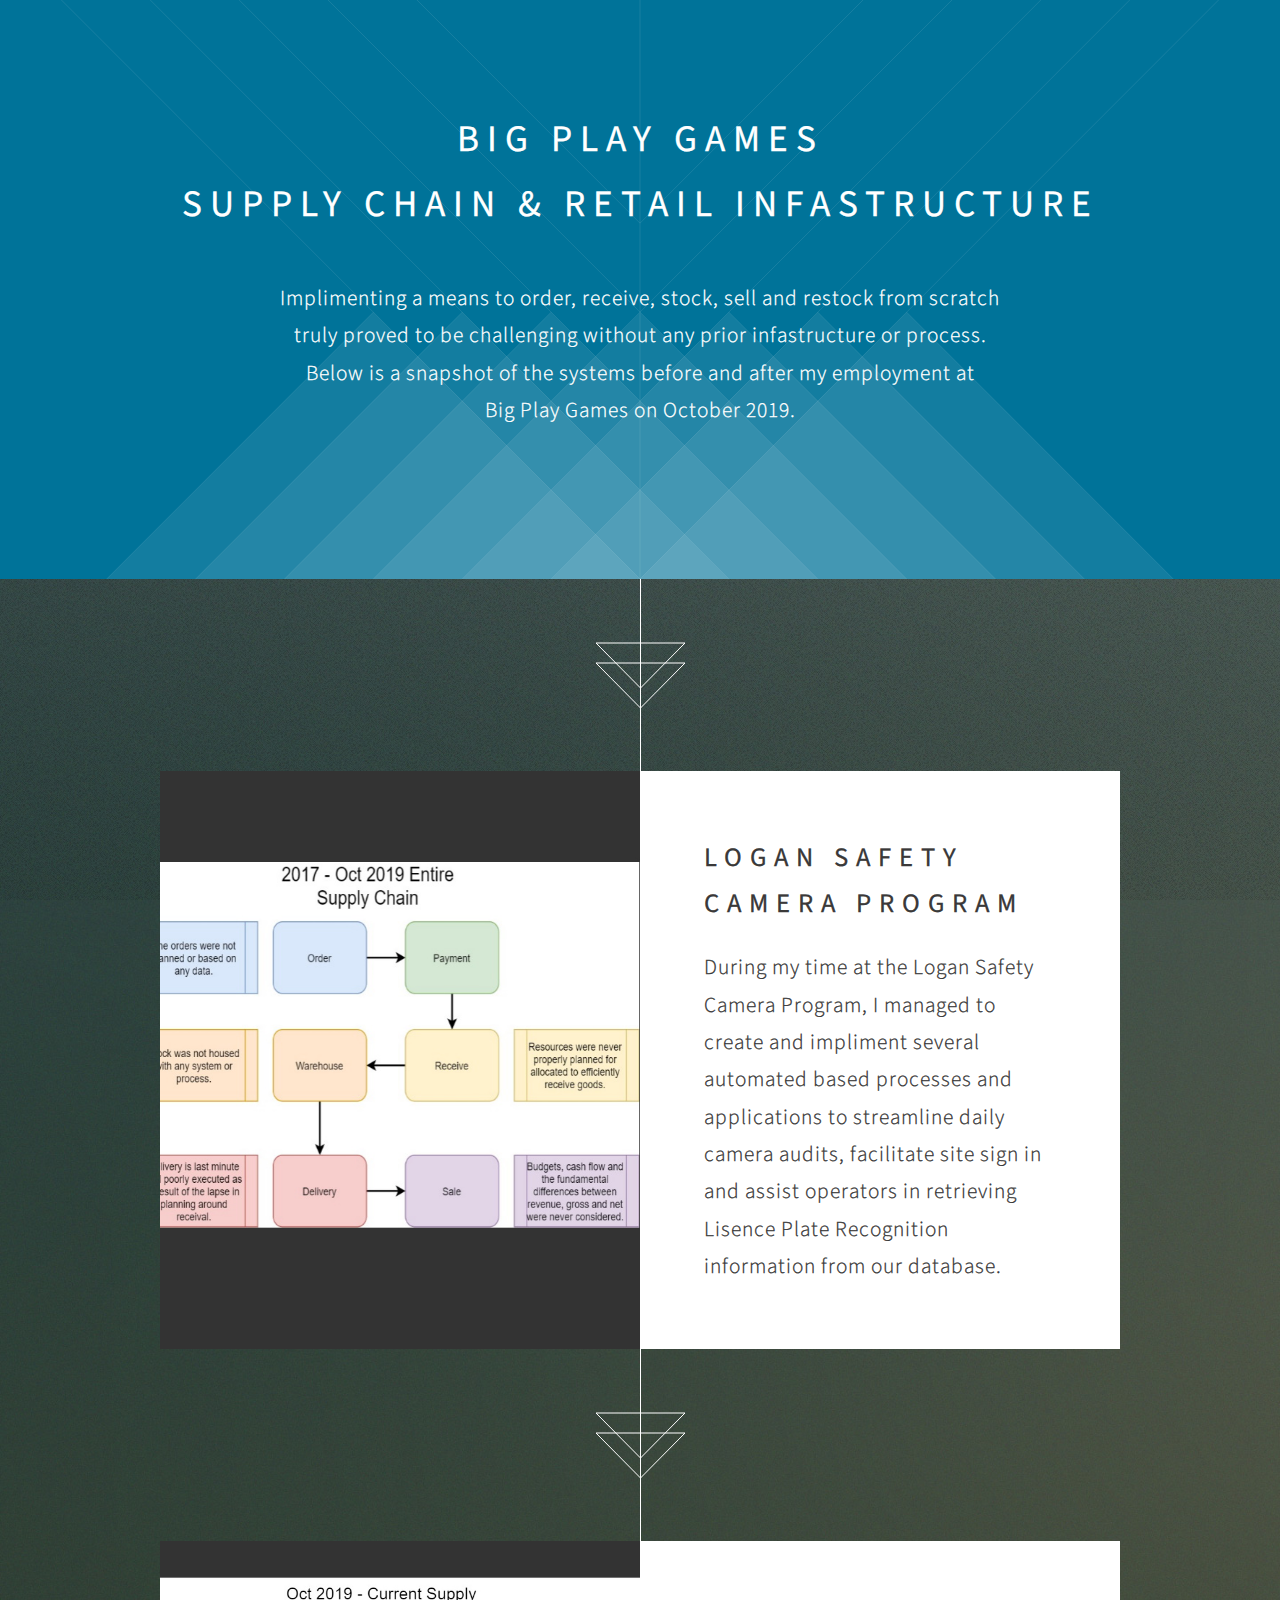
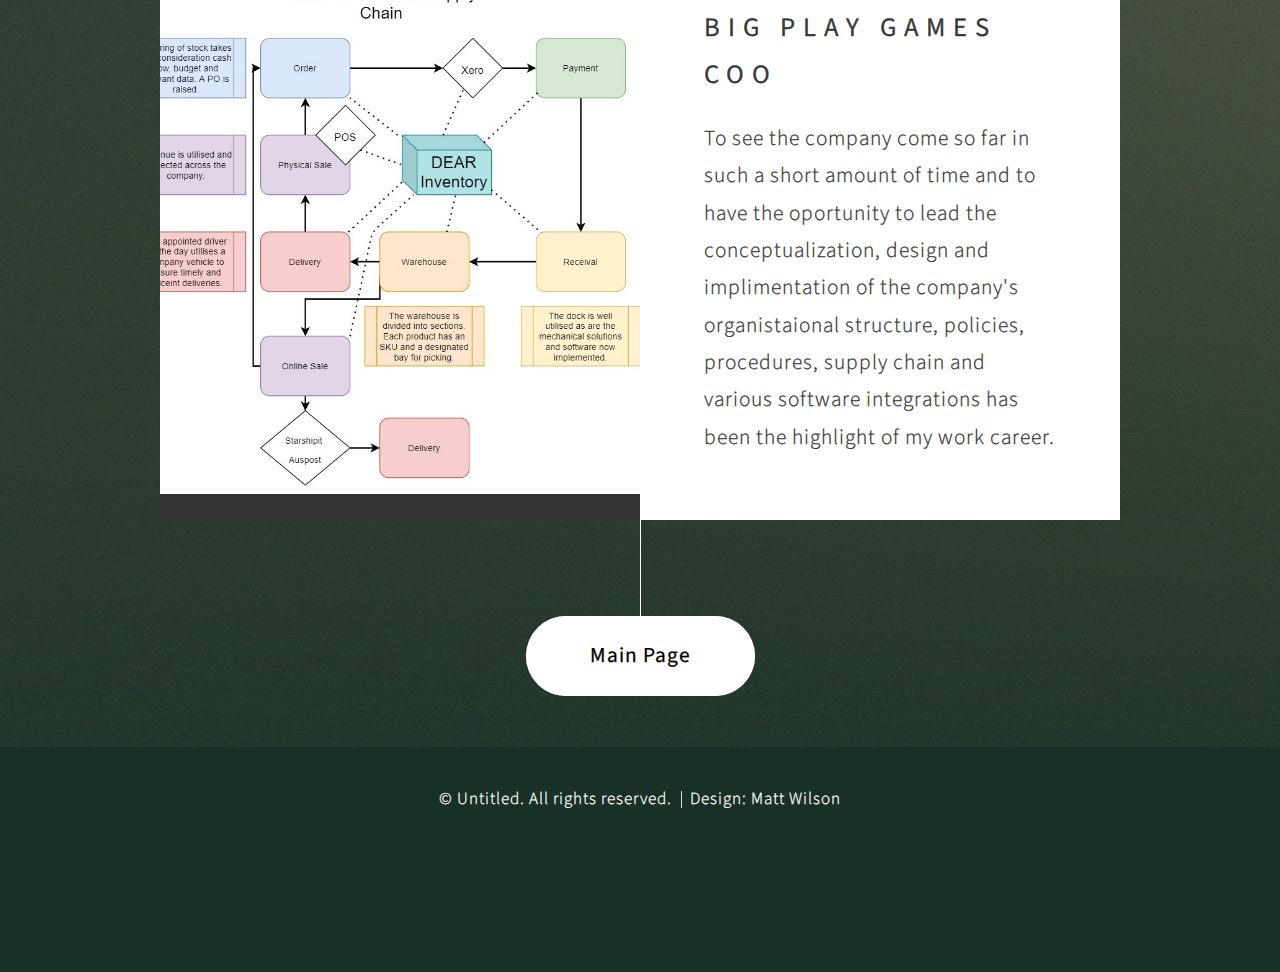
<file: supply.html>
<!DOCTYPE HTML>

<html>
	<head>
		<title>Matt Wilson CV</title>
		<meta charset="utf-8" />
		<meta name="viewport" content="width=device-width, initial-scale=1, user-scalable=no" />
		<link rel="stylesheet" href="assets/css/main.css" />
		<noscript><link rel="stylesheet" href="assets/css/noscript.css" /></noscript>
	</head>
	<body class="is-preload">

		<!-- Header -->
		
		<!-- Banner -->
			<section id="banner">
					
				<header>
					<h2>Big Play Games </br> Supply Chain & Retail Infastructure</h2>
				</header>
				<p>Implimenting a means to order, receive, stock, sell and restock from scratch </br>truly proved to be challenging without any prior infastructure or process.</br> Below is a snapshot of the systems before and after my employment at </br> Big Play Games on October 2019.<br />
				</p>
				<footer>
		
				</footer>
			</section>

		<!-- Feature 1 -->
			<article id="first" class="container box style1 right">
				<a href="#" class="image fit"><img src="images/supply2017.jpg" alt="" /></a>
				<div class="inner">
					<header>
						<h2>Logan Safety<br />
						Camera Program</h2>
					</header>
					<p>During my time at the Logan Safety Camera Program, I managed to create and impliment several automated based processes and applications to streamline daily camera audits, facilitate site sign in and assist operators in retrieving Lisence Plate Recognition information from our database.</p>
				</div>
			</article>

		<!-- Feature 2 -->
			<article class="container box style1 right">
				<a href="#" class="image fit"><img src="images/supply2020.jpg" alt="" /></a>
				<div class="inner">
					<header>
						<h2>Big Play Games<br />
						COO</h2>
					</header>
					<p>To see the company come so far in such a short amount of time and to have the oportunity to lead the conceptualization, design and implimentation of the company's organistaional structure, policies, procedures, supply chain and various software integrations has been the highlight of my work career.  </p>
				</div>

			</article>

	
		<section id="footer">
			<a href="index.html" class="button style2">Main Page</a>
			<div class="copyright">
				<ul class="menu">
					<li>&copy; Untitled. All rights reserved.</li><li>Design: Matt Wilson</li>
				</ul>
			</div>
		</section>

		<!-- Scripts -->
			<script src="assets/js/jquery.min.js"></script>
			<script src="assets/js/jquery.scrolly.min.js"></script>
			<script src="assets/js/jquery.poptrox.min.js"></script>
			<script src="assets/js/browser.min.js"></script>
			<script src="assets/js/breakpoints.min.js"></script>
			<script src="assets/js/util.js"></script>
			<script src="assets/js/main.js"></script>
	
	</body>
</html>
</file>
<file: assets/css/noscript.css>
/*
	Overflow by HTML5 UP
	html5up.net | @ajlkn
	Free for personal and commercial use under the CCA 3.0 license (html5up.net/license)
*/

/* Header */

	body.is-preload #header {
		opacity: 1;
	}

		body.is-preload #header footer {
			-moz-transform: none;
			-webkit-transform: none;
			-ms-transform: none;
			transform: none;
			opacity: 1;
		}
</file>
<file: mwilsoncv/assets/css/noscript.css>
/*
	Overflow by HTML5 UP
	html5up.net | @ajlkn
	Free for personal and commercial use under the CCA 3.0 license (html5up.net/license)
*/

/* Header */

	body.is-preload #header {
		opacity: 1;
	}

		body.is-preload #header footer {
			-moz-transform: none;
			-webkit-transform: none;
			-ms-transform: none;
			transform: none;
			opacity: 1;
		}
</file>
<file: assets/css/main.css>
@import url("https://fonts.googleapis.com/css?family=Source+Sans+Pro:300,300italic,400,600");
@import url("fontawesome-all.min.css");

/*
	Overflow by HTML5 UP
	html5up.net | @ajlkn
	Free for personal and commercial use under the CCA 3.0 license (html5up.net/license)
*/

html, body, div, span, applet, object,
iframe, h1, h2, h3, h4, h5, h6, p, blockquote,
pre, a, abbr, acronym, address, big, cite,
code, del, dfn, em, img, ins, kbd, q, s, samp,
small, strike, strong, sub, sup, tt, var, b,
u, i, center, dl, dt, dd, ol, ul, li, fieldset,
form, label, legend, table, caption, tbody,
tfoot, thead, tr, th, td, article, aside,
canvas, details, embed, figure, figcaption,
footer, header, hgroup, menu, nav, output, ruby,
section, summary, time, mark, audio, video {
	margin: 0;
	padding: 0;
	border: 0;
	font-size: 100%;
	font: inherit;
	vertical-align: baseline;}

article, aside, details, figcaption, figure,
footer, header, hgroup, menu, nav, section {
	display: block;}

body {
	line-height: 1;
}

ol, ul {
	list-style: none;
}

blockquote, q {
	quotes: none;
}

	blockquote:before, blockquote:after, q:before, q:after {
		content: '';
		content: none;
	}

table {
	border-collapse: collapse;
	border-spacing: 0;
}

body {
	-webkit-text-size-adjust: none;
}

mark {
	background-color: transparent;
	color: inherit;
}

input::-moz-focus-inner {
	border: 0;
	padding: 0;
}

input, select, textarea {
	-moz-appearance: none;
	-webkit-appearance: none;
	-ms-appearance: none;
	appearance: none;
}

/* Basic */

	html {
		box-sizing: border-box;
	}

	*, *:before, *:after {
		box-sizing: inherit;
	}

	body {
		background-color: #183026;
		background-image: url("images/overlay.png"), url("../../images/bg.jpg");
		background-repeat: repeat, no-repeat;
		background-size: auto, cover;
		background-position: top left, center 0;
		background-attachment: fixed, fixed;
		font-family: 'Source Sans Pro', sans-serif;
		font-size: 18pt;
		line-height: 1.75em;
		font-weight: 300;
		letter-spacing: 1px;
		color: #3a3939;
		text-shadow: 0 0 0.5px rgba(58, 57, 57, 0.25);
		-webkit-text-stroke: 0.25px;
	}

		body.is-scroll {
			background-attachment: scroll, scroll;
			background-size: auto, 100% auto;
		}

		body.is-preload *, body.is-preload *:before, body.is-preload *:after {
			-moz-animation: none !important;
			-webkit-animation: none !important;
			-ms-animation: none !important;
			animation: none !important;
			-moz-transition: none !important;
			-webkit-transition: none !important;
			-ms-transition: none !important;
			transition: none !important;
		}

	input, textarea, select {
		font-family: 'Source Sans Pro', sans-serif;
		font-size: 18pt;
		line-height: 1.75em;
		font-weight: 300;
		letter-spacing: 1px;
		color: #3a3939;
		text-shadow: 0 0 0.5px rgba(58, 57, 57, 0.25);
		-webkit-text-stroke: 0.25px;
	}

	h1, h2, h3, h4, h5, h6 {
		font-weight: 400;
		text-transform: uppercase;
		line-height: 1.75em;
	}

	h1 a, h2 a, h3 a, h4 a, h5 a, h6 a {
		color: inherit;
		text-decoration: none;
	}

	h2 {
		font-size: 1.25em;
		letter-spacing: 8px;
	}

	h3 {
		font-size: 1em;
		letter-spacing: 5px;
	}

	strong, b {
		font-weight: 400;
	}

	em, i {
		font-style: italic;
	}

	a {
		-moz-transition: border-color 0.35s ease-in-out, color 0.35s ease-in-out;
		-webkit-transition: border-color 0.35s ease-in-out, color 0.35s ease-in-out;
		-ms-transition: border-color 0.35s ease-in-out, color 0.35s ease-in-out;
		transition: border-color 0.35s ease-in-out, color 0.35s ease-in-out;
		color: #35b88f;
		text-shadow: 0 0 0.5px rgba(53, 184, 143, 0.25);
		text-decoration: none;
		border-bottom: dotted 1px rgba(53, 184, 143, 0.5);
	}

		a:hover {
			border-bottom-color: rgba(53, 184, 143, 0);
		}

	sub {
		position: relative;
		top: 0.5em;
		font-size: 0.8em;
	}

	sup {
		position: relative;
		top: -0.5em;
		font-size: 0.8em;
	}

	hr {
		border: 0;
		border-top: solid 1px #dad9d9;
		margin: 2em 0 2em 0;
	}

	blockquote {
		border-left: solid 0.5em #eae9e9;
		padding: 1em 0 1em 2em;
		font-style: italic;
	}

	p, ul, ol, dl, table {
		margin-bottom: 1em;
	}

	header {
		margin-bottom: 1em;
	}

		header p {
			display: block;
			margin: 0.5em 0 0 0;
			padding: 0 0 1.5em 0;
		}

	footer {
		margin-top: 1em;
	}

	br.clear {
		clear: both;
	}

/* Container */

	.container {
		margin: 0 auto;
		max-width: 100%;
		width: 1140px;
	}

		@media screen and (max-width: 1680px) {

			.container {
				width: 960px;
			}

		}

		@media screen and (max-width: 1080px) {

			.container {
				width: 95%;
			}

		}

/* Row */

	.row {
		display: flex;
		flex-wrap: wrap;
		box-sizing: border-box;
		align-items: stretch;
	}

		.row > * {
			box-sizing: border-box;
		}

		.row.gtr-uniform > * > :last-child {
			margin-bottom: 0;
		}

		.row.aln-left {
			justify-content: flex-start;
		}

		.row.aln-center {
			justify-content: center;
		}

		.row.aln-right {
			justify-content: flex-end;
		}

		.row.aln-top {
			align-items: flex-start;
		}

		.row.aln-middle {
			align-items: center;
		}

		.row.aln-bottom {
			align-items: flex-end;
		}

		.row > .imp {
			order: -1;
		}

		.row > .col-1 {
			width: 8.33333%;
		}

		.row > .off-1 {
			margin-left: 8.33333%;
		}

		.row > .col-2 {
			width: 16.66667%;
		}

		.row > .off-2 {
			margin-left: 16.66667%;
		}

		.row > .col-3 {
			width: 25%;
		}

		.row > .off-3 {
			margin-left: 25%;
		}

		.row > .col-4 {
			width: 33.33333%;
		}

		.row > .off-4 {
			margin-left: 33.33333%;
		}

		.row > .col-5 {
			width: 41.66667%;
		}

		.row > .off-5 {
			margin-left: 41.66667%;
		}

		.row > .col-6 {
			width: 50%;
		}

		.row > .off-6 {
			margin-left: 50%;
		}

		.row > .col-7 {
			width: 58.33333%;
		}

		.row > .off-7 {
			margin-left: 58.33333%;
		}

		.row > .col-8 {
			width: 66.66667%;
		}

		.row > .off-8 {
			margin-left: 66.66667%;
		}

		.row > .col-9 {
			width: 75%;
		}

		.row > .off-9 {
			margin-left: 75%;
		}

		.row > .col-10 {
			width: 83.33333%;
		}

		.row > .off-10 {
			margin-left: 83.33333%;
		}

		.row > .col-11 {
			width: 91.66667%;
		}

		.row > .off-11 {
			margin-left: 91.66667%;
		}

		.row > .col-12 {
			width: 100%;
		}

		.row > .off-12 {
			margin-left: 100%;
		}

		.row.gtr-0 {
			margin-top: 0px;
			margin-left: 0px;
		}

			.row.gtr-0 > * {
				padding: 0px 0 0 0px;
			}

			.row.gtr-0.gtr-uniform {
				margin-top: 0px;
			}

				.row.gtr-0.gtr-uniform > * {
					padding-top: 0px;
				}

		.row.gtr-25 {
			margin-top: -10px;
			margin-left: -10px;
		}

			.row.gtr-25 > * {
				padding: 10px 0 0 10px;
			}

			.row.gtr-25.gtr-uniform {
				margin-top: -10px;
			}

				.row.gtr-25.gtr-uniform > * {
					padding-top: 10px;
				}

		.row.gtr-50 {
			margin-top: -20px;
			margin-left: -20px;
		}

			.row.gtr-50 > * {
				padding: 20px 0 0 20px;
			}

			.row.gtr-50.gtr-uniform {
				margin-top: -20px;
			}

				.row.gtr-50.gtr-uniform > * {
					padding-top: 20px;
				}

		.row {
			margin-top: -40px;
			margin-left: -40px;
		}

			.row > * {
				padding: 40px 0 0 40px;
			}

			.row.gtr-uniform {
				margin-top: -40px;
			}

				.row.gtr-uniform > * {
					padding-top: 40px;
				}

		.row.gtr-150 {
			margin-top: -60px;
			margin-left: -60px;
		}

			.row.gtr-150 > * {
				padding: 60px 0 0 60px;
			}

			.row.gtr-150.gtr-uniform {
				margin-top: -60px;
			}

				.row.gtr-150.gtr-uniform > * {
					padding-top: 60px;
				}

		.row.gtr-200 {
			margin-top: -80px;
			margin-left: -80px;
		}

			.row.gtr-200 > * {
				padding: 80px 0 0 80px;
			}

			.row.gtr-200.gtr-uniform {
				margin-top: -80px;
			}

				.row.gtr-200.gtr-uniform > * {
					padding-top: 80px;
				}

		@media screen and (max-width: 1680px) {

			.row {
				display: flex;
				flex-wrap: wrap;
				box-sizing: border-box;
				align-items: stretch;
			}

				.row > * {
					box-sizing: border-box;
				}

				.row.gtr-uniform > * > :last-child {
					margin-bottom: 0;
				}

				.row.aln-left {
					justify-content: flex-start;
				}

				.row.aln-center {
					justify-content: center;
				}

				.row.aln-right {
					justify-content: flex-end;
				}

				.row.aln-top {
					align-items: flex-start;
				}

				.row.aln-middle {
					align-items: center;
				}

				.row.aln-bottom {
					align-items: flex-end;
				}

				.row > .imp-wide {
					order: -1;
				}

				.row > .col-1-wide {
					width: 8.33333%;
				}

				.row > .off-1-wide {
					margin-left: 8.33333%;
				}

				.row > .col-2-wide {
					width: 16.66667%;
				}

				.row > .off-2-wide {
					margin-left: 16.66667%;
				}

				.row > .col-3-wide {
					width: 25%;
				}

				.row > .off-3-wide {
					margin-left: 25%;
				}

				.row > .col-4-wide {
					width: 33.33333%;
				}

				.row > .off-4-wide {
					margin-left: 33.33333%;
				}

				.row > .col-5-wide {
					width: 41.66667%;
				}

				.row > .off-5-wide {
					margin-left: 41.66667%;
				}

				.row > .col-6-wide {
					width: 50%;
				}

				.row > .off-6-wide {
					margin-left: 50%;
				}

				.row > .col-7-wide {
					width: 58.33333%;
				}

				.row > .off-7-wide {
					margin-left: 58.33333%;
				}

				.row > .col-8-wide {
					width: 66.66667%;
				}

				.row > .off-8-wide {
					margin-left: 66.66667%;
				}

				.row > .col-9-wide {
					width: 75%;
				}

				.row > .off-9-wide {
					margin-left: 75%;
				}

				.row > .col-10-wide {
					width: 83.33333%;
				}

				.row > .off-10-wide {
					margin-left: 83.33333%;
				}

				.row > .col-11-wide {
					width: 91.66667%;
				}

				.row > .off-11-wide {
					margin-left: 91.66667%;
				}

				.row > .col-12-wide {
					width: 100%;
				}

				.row > .off-12-wide {
					margin-left: 100%;
				}

				.row.gtr-0 {
					margin-top: 0px;
					margin-left: 0px;
				}

					.row.gtr-0 > * {
						padding: 0px 0 0 0px;
					}

					.row.gtr-0.gtr-uniform {
						margin-top: 0px;
					}

						.row.gtr-0.gtr-uniform > * {
							padding-top: 0px;
						}

				.row.gtr-25 {
					margin-top: -10px;
					margin-left: -10px;
				}

					.row.gtr-25 > * {
						padding: 10px 0 0 10px;
					}

					.row.gtr-25.gtr-uniform {
						margin-top: -10px;
					}

						.row.gtr-25.gtr-uniform > * {
							padding-top: 10px;
						}

				.row.gtr-50 {
					margin-top: -20px;
					margin-left: -20px;
				}

					.row.gtr-50 > * {
						padding: 20px 0 0 20px;
					}

					.row.gtr-50.gtr-uniform {
						margin-top: -20px;
					}

						.row.gtr-50.gtr-uniform > * {
							padding-top: 20px;
						}

				.row {
					margin-top: -40px;
					margin-left: -40px;
				}

					.row > * {
						padding: 40px 0 0 40px;
					}

					.row.gtr-uniform {
						margin-top: -40px;
					}

						.row.gtr-uniform > * {
							padding-top: 40px;
						}

				.row.gtr-150 {
					margin-top: -60px;
					margin-left: -60px;
				}

					.row.gtr-150 > * {
						padding: 60px 0 0 60px;
					}

					.row.gtr-150.gtr-uniform {
						margin-top: -60px;
					}

						.row.gtr-150.gtr-uniform > * {
							padding-top: 60px;
						}

				.row.gtr-200 {
					margin-top: -80px;
					margin-left: -80px;
				}

					.row.gtr-200 > * {
						padding: 80px 0 0 80px;
					}

					.row.gtr-200.gtr-uniform {
						margin-top: -80px;
					}

						.row.gtr-200.gtr-uniform > * {
							padding-top: 80px;
						}

		}

		@media screen and (max-width: 1080px) {

			.row {
				display: flex;
				flex-wrap: wrap;
				box-sizing: border-box;
				align-items: stretch;
			}

				.row > * {
					box-sizing: border-box;
				}

				.row.gtr-uniform > * > :last-child {
					margin-bottom: 0;
				}

				.row.aln-left {
					justify-content: flex-start;
				}

				.row.aln-center {
					justify-content: center;
				}

				.row.aln-right {
					justify-content: flex-end;
				}

				.row.aln-top {
					align-items: flex-start;
				}

				.row.aln-middle {
					align-items: center;
				}

				.row.aln-bottom {
					align-items: flex-end;
				}

				.row > .imp-normal {
					order: -1;
				}

				.row > .col-1-normal {
					width: 8.33333%;
				}

				.row > .off-1-normal {
					margin-left: 8.33333%;
				}

				.row > .col-2-normal {
					width: 16.66667%;
				}

				.row > .off-2-normal {
					margin-left: 16.66667%;
				}

				.row > .col-3-normal {
					width: 25%;
				}

				.row > .off-3-normal {
					margin-left: 25%;
				}

				.row > .col-4-normal {
					width: 33.33333%;
				}

				.row > .off-4-normal {
					margin-left: 33.33333%;
				}

				.row > .col-5-normal {
					width: 41.66667%;
				}

				.row > .off-5-normal {
					margin-left: 41.66667%;
				}

				.row > .col-6-normal {
					width: 50%;
				}

				.row > .off-6-normal {
					margin-left: 50%;
				}

				.row > .col-7-normal {
					width: 58.33333%;
				}

				.row > .off-7-normal {
					margin-left: 58.33333%;
				}

				.row > .col-8-normal {
					width: 66.66667%;
				}

				.row > .off-8-normal {
					margin-left: 66.66667%;
				}

				.row > .col-9-normal {
					width: 75%;
				}

				.row > .off-9-normal {
					margin-left: 75%;
				}

				.row > .col-10-normal {
					width: 83.33333%;
				}

				.row > .off-10-normal {
					margin-left: 83.33333%;
				}

				.row > .col-11-normal {
					width: 91.66667%;
				}

				.row > .off-11-normal {
					margin-left: 91.66667%;
				}

				.row > .col-12-normal {
					width: 100%;
				}

				.row > .off-12-normal {
					margin-left: 100%;
				}

				.row.gtr-0 {
					margin-top: 0px;
					margin-left: 0px;
				}

					.row.gtr-0 > * {
						padding: 0px 0 0 0px;
					}

					.row.gtr-0.gtr-uniform {
						margin-top: 0px;
					}

						.row.gtr-0.gtr-uniform > * {
							padding-top: 0px;
						}

				.row.gtr-25 {
					margin-top: -10px;
					margin-left: -10px;
				}

					.row.gtr-25 > * {
						padding: 10px 0 0 10px;
					}

					.row.gtr-25.gtr-uniform {
						margin-top: -10px;
					}

						.row.gtr-25.gtr-uniform > * {
							padding-top: 10px;
						}

				.row.gtr-50 {
					margin-top: -20px;
					margin-left: -20px;
				}

					.row.gtr-50 > * {
						padding: 20px 0 0 20px;
					}

					.row.gtr-50.gtr-uniform {
						margin-top: -20px;
					}

						.row.gtr-50.gtr-uniform > * {
							padding-top: 20px;
						}

				.row {
					margin-top: -40px;
					margin-left: -40px;
				}

					.row > * {
						padding: 40px 0 0 40px;
					}

					.row.gtr-uniform {
						margin-top: -40px;
					}

						.row.gtr-uniform > * {
							padding-top: 40px;
						}

				.row.gtr-150 {
					margin-top: -60px;
					margin-left: -60px;
				}

					.row.gtr-150 > * {
						padding: 60px 0 0 60px;
					}

					.row.gtr-150.gtr-uniform {
						margin-top: -60px;
					}

						.row.gtr-150.gtr-uniform > * {
							padding-top: 60px;
						}

				.row.gtr-200 {
					margin-top: -80px;
					margin-left: -80px;
				}

					.row.gtr-200 > * {
						padding: 80px 0 0 80px;
					}

					.row.gtr-200.gtr-uniform {
						margin-top: -80px;
					}

						.row.gtr-200.gtr-uniform > * {
							padding-top: 80px;
						}

		}

		@media screen and (max-width: 840px) {

			.row {
				display: flex;
				flex-wrap: wrap;
				box-sizing: border-box;
				align-items: stretch;
			}

				.row > * {
					box-sizing: border-box;
				}

				.row.gtr-uniform > * > :last-child {
					margin-bottom: 0;
				}

				.row.aln-left {
					justify-content: flex-start;
				}

				.row.aln-center {
					justify-content: center;
				}

				.row.aln-right {
					justify-content: flex-end;
				}

				.row.aln-top {
					align-items: flex-start;
				}

				.row.aln-middle {
					align-items: center;
				}

				.row.aln-bottom {
					align-items: flex-end;
				}

				.row > .imp-narrow {
					order: -1;
				}

				.row > .col-1-narrow {
					width: 8.33333%;
				}

				.row > .off-1-narrow {
					margin-left: 8.33333%;
				}

				.row > .col-2-narrow {
					width: 16.66667%;
				}

				.row > .off-2-narrow {
					margin-left: 16.66667%;
				}

				.row > .col-3-narrow {
					width: 25%;
				}

				.row > .off-3-narrow {
					margin-left: 25%;
				}

				.row > .col-4-narrow {
					width: 33.33333%;
				}

				.row > .off-4-narrow {
					margin-left: 33.33333%;
				}

				.row > .col-5-narrow {
					width: 41.66667%;
				}

				.row > .off-5-narrow {
					margin-left: 41.66667%;
				}

				.row > .col-6-narrow {
					width: 50%;
				}

				.row > .off-6-narrow {
					margin-left: 50%;
				}

				.row > .col-7-narrow {
					width: 58.33333%;
				}

				.row > .off-7-narrow {
					margin-left: 58.33333%;
				}

				.row > .col-8-narrow {
					width: 66.66667%;
				}

				.row > .off-8-narrow {
					margin-left: 66.66667%;
				}

				.row > .col-9-narrow {
					width: 75%;
				}

				.row > .off-9-narrow {
					margin-left: 75%;
				}

				.row > .col-10-narrow {
					width: 83.33333%;
				}

				.row > .off-10-narrow {
					margin-left: 83.33333%;
				}

				.row > .col-11-narrow {
					width: 91.66667%;
				}

				.row > .off-11-narrow {
					margin-left: 91.66667%;
				}

				.row > .col-12-narrow {
					width: 100%;
				}

				.row > .off-12-narrow {
					margin-left: 100%;
				}

				.row.gtr-0 {
					margin-top: 0px;
					margin-left: 0px;
				}

					.row.gtr-0 > * {
						padding: 0px 0 0 0px;
					}

					.row.gtr-0.gtr-uniform {
						margin-top: 0px;
					}

						.row.gtr-0.gtr-uniform > * {
							padding-top: 0px;
						}

				.row.gtr-25 {
					margin-top: -7.5px;
					margin-left: -7.5px;
				}

					.row.gtr-25 > * {
						padding: 7.5px 0 0 7.5px;
					}

					.row.gtr-25.gtr-uniform {
						margin-top: -7.5px;
					}

						.row.gtr-25.gtr-uniform > * {
							padding-top: 7.5px;
						}

				.row.gtr-50 {
					margin-top: -15px;
					margin-left: -15px;
				}

					.row.gtr-50 > * {
						padding: 15px 0 0 15px;
					}

					.row.gtr-50.gtr-uniform {
						margin-top: -15px;
					}

						.row.gtr-50.gtr-uniform > * {
							padding-top: 15px;
						}

				.row {
					margin-top: -30px;
					margin-left: -30px;
				}

					.row > * {
						padding: 30px 0 0 30px;
					}

					.row.gtr-uniform {
						margin-top: -30px;
					}

						.row.gtr-uniform > * {
							padding-top: 30px;
						}

				.row.gtr-150 {
					margin-top: -45px;
					margin-left: -45px;
				}

					.row.gtr-150 > * {
						padding: 45px 0 0 45px;
					}

					.row.gtr-150.gtr-uniform {
						margin-top: -45px;
					}

						.row.gtr-150.gtr-uniform > * {
							padding-top: 45px;
						}

				.row.gtr-200 {
					margin-top: -60px;
					margin-left: -60px;
				}

					.row.gtr-200 > * {
						padding: 60px 0 0 60px;
					}

					.row.gtr-200.gtr-uniform {
						margin-top: -60px;
					}

						.row.gtr-200.gtr-uniform > * {
							padding-top: 60px;
						}

		}

		@media screen and (max-width: 736px) {

			.row {
				display: flex;
				flex-wrap: wrap;
				box-sizing: border-box;
				align-items: stretch;
			}

				.row > * {
					box-sizing: border-box;
				}

				.row.gtr-uniform > * > :last-child {
					margin-bottom: 0;
				}

				.row.aln-left {
					justify-content: flex-start;
				}

				.row.aln-center {
					justify-content: center;
				}

				.row.aln-right {
					justify-content: flex-end;
				}

				.row.aln-top {
					align-items: flex-start;
				}

				.row.aln-middle {
					align-items: center;
				}

				.row.aln-bottom {
					align-items: flex-end;
				}

				.row > .imp-mobile {
					order: -1;
				}

				.row > .col-1-mobile {
					width: 8.33333%;
				}

				.row > .off-1-mobile {
					margin-left: 8.33333%;
				}

				.row > .col-2-mobile {
					width: 16.66667%;
				}

				.row > .off-2-mobile {
					margin-left: 16.66667%;
				}

				.row > .col-3-mobile {
					width: 25%;
				}

				.row > .off-3-mobile {
					margin-left: 25%;
				}

				.row > .col-4-mobile {
					width: 33.33333%;
				}

				.row > .off-4-mobile {
					margin-left: 33.33333%;
				}

				.row > .col-5-mobile {
					width: 41.66667%;
				}

				.row > .off-5-mobile {
					margin-left: 41.66667%;
				}

				.row > .col-6-mobile {
					width: 50%;
				}

				.row > .off-6-mobile {
					margin-left: 50%;
				}

				.row > .col-7-mobile {
					width: 58.33333%;
				}

				.row > .off-7-mobile {
					margin-left: 58.33333%;
				}

				.row > .col-8-mobile {
					width: 66.66667%;
				}

				.row > .off-8-mobile {
					margin-left: 66.66667%;
				}

				.row > .col-9-mobile {
					width: 75%;
				}

				.row > .off-9-mobile {
					margin-left: 75%;
				}

				.row > .col-10-mobile {
					width: 83.33333%;
				}

				.row > .off-10-mobile {
					margin-left: 83.33333%;
				}

				.row > .col-11-mobile {
					width: 91.66667%;
				}

				.row > .off-11-mobile {
					margin-left: 91.66667%;
				}

				.row > .col-12-mobile {
					width: 100%;
				}

				.row > .off-12-mobile {
					margin-left: 100%;
				}

				.row.gtr-0 {
					margin-top: 0px;
					margin-left: 0px;
				}

					.row.gtr-0 > * {
						padding: 0px 0 0 0px;
					}

					.row.gtr-0.gtr-uniform {
						margin-top: 0px;
					}

						.row.gtr-0.gtr-uniform > * {
							padding-top: 0px;
						}

				.row.gtr-25 {
					margin-top: -5px;
					margin-left: -5px;
				}

					.row.gtr-25 > * {
						padding: 5px 0 0 5px;
					}

					.row.gtr-25.gtr-uniform {
						margin-top: -5px;
					}

						.row.gtr-25.gtr-uniform > * {
							padding-top: 5px;
						}

				.row.gtr-50 {
					margin-top: -10px;
					margin-left: -10px;
				}

					.row.gtr-50 > * {
						padding: 10px 0 0 10px;
					}

					.row.gtr-50.gtr-uniform {
						margin-top: -10px;
					}

						.row.gtr-50.gtr-uniform > * {
							padding-top: 10px;
						}

				.row {
					margin-top: -20px;
					margin-left: -20px;
				}

					.row > * {
						padding: 20px 0 0 20px;
					}

					.row.gtr-uniform {
						margin-top: -20px;
					}

						.row.gtr-uniform > * {
							padding-top: 20px;
						}

				.row.gtr-150 {
					margin-top: -30px;
					margin-left: -30px;
				}

					.row.gtr-150 > * {
						padding: 30px 0 0 30px;
					}

					.row.gtr-150.gtr-uniform {
						margin-top: -30px;
					}

						.row.gtr-150.gtr-uniform > * {
							padding-top: 30px;
						}

				.row.gtr-200 {
					margin-top: -40px;
					margin-left: -40px;
				}

					.row.gtr-200 > * {
						padding: 40px 0 0 40px;
					}

					.row.gtr-200.gtr-uniform {
						margin-top: -40px;
					}

						.row.gtr-200.gtr-uniform > * {
							padding-top: 40px;
						}

		}

/* Sections/Article */

	section, article {
		margin-bottom: 3em;
	}

	section > :last-child,
	article > :last-child,
	section:last-child,
	article:last-child {
		margin-bottom: 0;
	}

	.row > section, .row > article {
		margin-bottom: 0;
	}

/* Image */

	.image {
		display: inline-block;
		border: 0;
	}

		.image img {
			display: block;
			width: 100%;
		}

		.image.featured {
			display: block;
			width: 100%;
			margin: 0 0 2em 0;
		}

		.image.fit {
			display: block;
			width: 100%;
		}

		.image.left {
			float: left;
			margin: 0 2em 2em 0;
		}

		.image.centered {
			display: block;
			margin: 0 0 2em 0;
		}

			.image.centered img {
				margin: 0 auto;
				width: auto;
			}

/* List */

	ul {
		list-style: disc;
		padding-left: 1em;
	}

		ul li {
			padding-left: 1.5em;
			margin-top: 1.5em;
		}

			ul li:first-child {
				margin-top: 0;
			}

	ol {
		list-style: decimal;
		padding-left: 1.25em;
	}

		ol li {
			padding-left: 1.25em;
			margin-top: 1.5em;
		}

/* Icons */

	ul.icons {
		cursor: default;
		list-style: none;
		padding-left: 0;
	}

		ul.icons li {
			display: inline-block;
			padding-left: 0;
			margin-top: 0;
		}

		ul.icons a {
			display: inline-block;
			width: 2.5em;
			height: 2.5em;
			line-height: 2.5em;
			text-align: center;
			border: 0;
		}

/* Menu */

	ul.menu {
		cursor: default;
		list-style: none;
		padding-left: 0;
	}

		ul.menu li {
			display: inline-block;
			line-height: 1em;
			border-left: solid 1px #dad9d9;
			padding: 0 0 0 0.5em;
			margin: 0 0 0 0.5em;
		}

			ul.menu li:first-child {
				border-left: 0;
				padding-left: 0;
				margin-left: 0;
			}

/* Actions */

	ul.actions {
		cursor: default;
		list-style: none;
		padding-left: 0;
	}

		ul.actions li {
			display: inline-block;
			margin: 0 0 0 0.5em;
			padding-left: 0;
			margin-top: 0;
		}

			ul.actions li:first-child {
				margin-left: 0;
			}

/* Form */

	form label {
		display: block;
		margin: 0 0 0.5em 0;
	}

	form input[type="text"],
	form input[type="email"],
	form input[type="password"],
	form select,
	form textarea {
		-moz-transition: background-color 0.35s ease-in-out;
		-webkit-transition: background-color 0.35s ease-in-out;
		-ms-transition: background-color 0.35s ease-in-out;
		transition: background-color 0.35s ease-in-out;
		-webkit-appearance: none;
		display: block;
		border: 0;
		background: #f1f1f1;
		width: 100%;
		padding: 0.75em;
	}

		form input[type="text"]:focus,
		form input[type="email"]:focus,
		form input[type="password"]:focus,
		form select:focus,
		form textarea:focus {
			background-color: #f8f8f8;
		}

	form input[type="text"],
	form input[type="email"],
	form input[type="password"],
	form select {
		line-height: 1em;
	}

	form select {
		background-size: 1.25em;
		background-repeat: no-repeat;
		background-position: calc(100% - 1em) center;
		padding-right: 1.25em;
		text-overflow: ellipsis;
		background-image: url("data:image/svg+xml;charset=utf8,%3Csvg xmlns='http://www.w3.org/2000/svg' width='40' height='40' preserveAspectRatio='none' viewBox='0 0 40 40'%3E%3Cpath d='M9.4,12.3l10.4,10.4l10.4-10.4c0.2-0.2,0.5-0.4,0.9-0.4c0.3,0,0.6,0.1,0.9,0.4l3.3,3.3c0.2,0.2,0.4,0.5,0.4,0.9 c0,0.4-0.1,0.6-0.4,0.9L20.7,31.9c-0.2,0.2-0.5,0.4-0.9,0.4c-0.3,0-0.6-0.1-0.9-0.4L4.3,17.3c-0.2-0.2-0.4-0.5-0.4-0.9 c0-0.4,0.1-0.6,0.4-0.9l3.3-3.3c0.2-0.2,0.5-0.4,0.9-0.4S9.1,12.1,9.4,12.3z' fill='%235a5959' /%3E%3C/svg%3E");
	}

		form select option {
			color: #3a3939;
			background: #ffffff;
		}

		form select:focus::-ms-value {
			background-color: transparent;
		}

		form select::-ms-expand {
			display: none;
		}

	form textarea {
		min-height: 12em;
	}

	form ::-webkit-input-placeholder {
		color: #5a5959 !important;
	}

	form :-moz-placeholder {
		color: #5a5959 !important;
	}

	form ::-moz-placeholder {
		color: #5a5959 !important;
	}

	form :-ms-input-placeholder {
		color: #5a5959 !important;
	}

	form ::-moz-focus-inner {
		border: 0;
	}

	form ul.actions {
		margin-bottom: 0;
		text-align: center;
	}

/* Table */

	.table-wrapper {
		width: 100%;
		overflow-x: auto;
		-webkit-overflow-scrolling: touch;
	}

	table {
		width: 100%;
	}

		table tbody tr {
			border-top: solid 1px #eae9e9;
		}

			table tbody tr:first-child {
				border-top: 0;
			}

		table td {
			padding: 0.75em 1.25em 0.75em 1.25em;
		}

		table th {
			text-align: left;
			font-weight: 400;
			padding: 0.75em 1.25em 0.75em 1.25em;
		}

		table thead {
			background: #f5f5f5;
		}

/* Button */

	input[type="button"],
	input[type="submit"],
	input[type="reset"],
	button,
	.button {
		-moz-transition: background-color 0.35s ease-in-out, color 0.35s ease-in-out;
		-webkit-transition: background-color 0.35s ease-in-out, color 0.35s ease-in-out;
		-ms-transition: background-color 0.35s ease-in-out, color 0.35s ease-in-out;
		transition: background-color 0.35s ease-in-out, color 0.35s ease-in-out;
		-webkit-appearance: none;
		position: relative;
		display: inline-block;
		border: 0;
		background: #35b88f;
		color: #fff;
		text-shadow: 0 0 0.5px rgba(255, 255, 255, 0.25);
		cursor: pointer;
		text-decoration: none;
		outline: 0;
		padding: 1em 3em 1em 3em;
		text-align: center;
		border-radius: 3em;
		font-weight: 400;
	}

		input[type="button"]:hover,
		input[type="submit"]:hover,
		input[type="reset"]:hover,
		button:hover,
		.button:hover {
			background: #45c89f;
		}

		input[type="button"].style2,
		input[type="submit"].style2,
		input[type="reset"].style2,
		button.style2,
		.button.style2 {
			color: #3a3939;
			background: #fff;
			box-shadow: inset 0 0 0 1px #fff;
		}

			input[type="button"].style2:hover,
			input[type="submit"].style2:hover,
			input[type="reset"].style2:hover,
			button.style2:hover,
			.button.style2:hover {
				background: rgba(255, 255, 255, 0.1);
				color: #fff !important;
				text-shadow: 0 0 0.5px rgba(255, 255, 255, 0.25) !important;
			}

		input[type="button"].style3,
		input[type="submit"].style3,
		input[type="reset"].style3,
		button.style3,
		.button.style3 {
			background: none;
			color: #3a3939;
			box-shadow: inset 0 0 0 1px #dad9d9;
		}

			input[type="button"].style3:hover,
			input[type="submit"].style3:hover,
			input[type="reset"].style3:hover,
			button.style3:hover,
			.button.style3:hover {
				background: rgba(58, 57, 57, 0.025);
			}

/* Box */

	.box {
		position: relative;
		margin-top: 9em;
		margin-bottom: 0;
	}

		.box:after {
			content: '';
			display: block;
			position: absolute;
			top: -9em;
			left: 50%;
			height: 9em;
			border-left: solid 1px #fff;
		}

		.box:before {
			content: '';
			display: block;
			width: 90px;
			height: 66px;
			position: absolute;
			left: 50%;
			top: -4.5em;
			margin-left: -45px;
			margin-top: -33px;
			background: url("images/arrow.svg") no-repeat;
		}

		.box :last-child {
			margin-bottom: 0;
		}

		.box.style1 {
			background: #fff;
			padding: 3em;
		}

			.box.style1 .image {
				display: block;
				position: absolute;
				top: 0;
				width: 50%;
				height: 100%;
				background: #333333;
				overflow: hidden;
			}

				.box.style1 .image img {
					position: absolute;
					top: 0;
					height: 100%;
					width: auto;
				}

			.box.style1 .inner > :last-child {
				margin: 0;
			}

			.box.style1.right .image {
				left: 0;
			}

				.box.style1.right .image img {
					right: 0;
				}

			.box.style1.right .inner {
				margin-left: 50%;
				padding-left: 3em;
			}

				.box.style1.right-text .inner {
			
				padding-left: 3em;
			}


			.box.style1.left .image {
				right: 0;
			}

				.box.style1.left .image img {
					left: 0;
				}

			.box.style1.left .inner {
				margin-right: 50%;
				padding-right: 3em;
			}

		.box.style2 {
			text-align: center;
		}

			.box.style2 header {
				display: inline-block;
				background: #fff;
				padding: 2em 3em 2em 3em;
				margin: 0;
			}

				.box.style2 header p {
					padding: 0;
				}

			.box.style2 .inner {
				position: relative;
				padding: 40px 0 0px 0;
			}

				.box.style2 .inner:after {
					content: '';
					display: block;
					position: absolute;
					top: 0;
					left: 50%;
					height: 100%;
					border-left: solid 1px #fff;
				}

				.box.style2 .inner .row {
					position: relative;
				}

					.box.style2 .inner .row:before {
						content: '';
						display: block;
						position: absolute;
						top: 50%;
						left: 20px;
						width: calc(100% - 40px);
						border-bottom: solid 1px #fff;
					}

				.box.style2 .inner .image {
					position: relative;
					z-index: 1;
					padding: 20px;
				}

		.box.style3 {
			background: #fff;
			padding: 3em;
		}

			.box.style3 header {
				text-align: center;
			}

/* Icons */

	.icon {
		text-decoration: none;
		text-decoration: none;
	}

		.icon:before {
			-moz-osx-font-smoothing: grayscale;
			-webkit-font-smoothing: antialiased;
			display: inline-block;
			font-style: normal;
			font-variant: normal;
			text-rendering: auto;
			line-height: 1;
			text-transform: none !important;
			font-family: 'Font Awesome 5 Free';
			font-weight: 400;
		}

		.icon:before {
			line-height: inherit;
		}

		.icon > .label {
			display: none;
		}

		.icon.solid:before {
			font-weight: 900;
		}

		.icon.brands:before {
			font-family: 'Font Awesome 5 Brands';
		}

/* Header */

	#header {
		-moz-transition: opacity 2s ease-in-out;
		-webkit-transition: opacity 2s ease-in-out;
		-ms-transition: opacity 2s ease-in-out;
		transition: opacity 2s ease-in-out;
		position: relative;
		color: #fff;
		text-shadow: 0 0 0.5px rgba(255, 255, 255, 0.25);
		text-align: center;
		margin: 0;
		padding: 14em 0 14em 0;
		cursor: default;
	}

		#header header {
			display: inline-block;
			padding: 0 0 4.5em 0;
		}

			#header header h1 {
				font-weight: 600;
				font-size: 2em;
				letter-spacing: 10px;
			}

			#header header p {
				border-top: solid 1px rgba(255, 255, 255, 0.5);
				color: rgba(255, 255, 255, 0.75);
				text-shadow: 0 0 0.5px rgba(255, 255, 255, 0.1875);
				font-size: 1em;
				text-transform: uppercase;
				letter-spacing: 3px;
				padding: 0;
				margin-top: 0.35em;
			}

				#header header p:before {
					content: '';
					display: block;
					border-top: solid 1px rgba(255, 255, 255, 0.5);
					margin: 4px 0 0.8em 0;
				}

		#header footer {
			-moz-transition: opacity 2s ease-in-out, -moz-transform 1s ease-in-out;
			-webkit-transition: opacity 2s ease-in-out, -webkit-transform 1s ease-in-out;
			-ms-transition: opacity 2s ease-in-out, -ms-transform 1s ease-in-out;
			transition: opacity 2s ease-in-out, transform 1s ease-in-out;
			-moz-transition-delay: 1.25s;
			-webkit-transition-delay: 1.25s;
			-ms-transition-delay: 1.25s;
			transition-delay: 1.25s;
			position: absolute;
			bottom: 9em;
			margin: 0;
			width: 100%;
		}

			#header footer:after {
				content: '';
				display: block;
				position: absolute;
				bottom: -9em;
				left: 50%;
				height: 9em;
				border-left: solid 1px #fff;
			}

			#header footer:before {
				content: '';
				display: block;
				width: 90px;
				height: 66px;
				position: absolute;
				left: 50%;
				bottom: -4.5em;
				margin-left: -45px;
				margin-bottom: -33px;
				background: url("images/arrow.svg") no-repeat;
			}

		body.is-preload #header {
			opacity: 0;
		}

			body.is-preload #header footer {
				-moz-transform: translateY(1em);
				-webkit-transform: translateY(1em);
				-ms-transform: translateY(1em);
				transform: translateY(1em);
				opacity: 0;
			}

/* Banner */

	#banner {
		position: relative;
		color: #fff;
		text-shadow: 0 0 0.5px rgba(255, 255, 255, 0.25);
		text-align: center;
		background: #007399 url("images/banner.svg") bottom center no-repeat;
		padding: 5em 0 5em 0;
		margin: 0;
		background-size: 125% auto;
	}

		#banner .button {
			color: #007399;
			text-shadow: 0 0 0.5px rgba(53, 184, 130, 0.25);
		}


		#banner header {
			margin: 0 0 2em 0;
		}

			#banner header h2 {
				font-weight: 400;
				font-size: 1.75em;
				letter-spacing: 8px;
			}

		#banner p {
			margin: 0;
		}

		#banner footer {
			margin: 2em 0 0 0;
		}

		#banner a {
			color: inherit;
			border-bottom-color: rgba(255, 255, 255, 0.5);
		}

			#banner a:hover {
				border-bottom-color: rgba(255, 255, 255, 0);
			}

/* Footer */

	#footer {
		position: relative;
		color: #fff;
		text-shadow: 0 0 0.5px rgba(255, 255, 255, 0.25);
		text-align: center;
		margin: 4.5em 0 0 0;
	}

		#footer:after {
			content: '';
			display: block;
			position: absolute;
			top: -4.5em;
			left: 50%;
			height: 4.5em;
			border-left: solid 1px #fff;
		}

		#footer a {
			color: black;
			text-shadow: 0 0 0.5px rgba(255, 255, 255, 0.25);
			border-bottom-color: rgba(255, 255, 255, 0.5);
		}

			#footer a:hover {
				color: #35b88f;
				text-shadow: 0 0 0.5px rgba(69, 200, 159, 0.25);
				border-bottom-color: rgba(53, 184, 143, 0.5);
			}

		#footer .icons {
			padding: 0.75em 2em 0.75em 2em;
			border-radius: 3em;
			border: solid 1px #fff;
			display: inline-block;
			margin: 0 0 3em 0;
		}

		#footer .copyright {
			margin: 5em 0 9em 0;
			font-size: 0.8em;
		}

/* Poptrox */

	.poptrox-popup {
		-moz-box-sizing: content-box;
		-webkit-box-sizing: content-box;
		-ms-box-sizing: content-box;
		box-sizing: content-box;
		background: #fff;
		padding-bottom: 3em;
	}

		.poptrox-popup .loader {
			width: 48px;
			height: 48px;
			background: url("images/loader.gif");
			position: absolute;
			top: 50%;
			left: 50%;
			margin: -24px 0 0 -24px;
		}

		.poptrox-popup .caption {
			position: absolute;
			bottom: 0;
			left: 0;
			background: #fff;
			width: 100%;
			height: 3em;
			line-height: 3em;
			text-align: center;
			cursor: default;
			z-index: 1;
		}

		.poptrox-popup .nav-next,
		.poptrox-popup .nav-previous {
			-moz-transition: opacity 0.5s ease-in-out;
			-webkit-transition: opacity 0.5s ease-in-out;
			-ms-transition: opacity 0.5s ease-in-out;
			transition: opacity 0.5s ease-in-out;
			position: absolute;
			top: 0;
			width: 50%;
			height: 100%;
			opacity: 0;
			cursor: pointer;
			background: rgba(0, 0, 0, 0.01);
			-webkit-tap-highlight-color: rgba(255, 255, 255, 0);
		}

			.poptrox-popup .nav-next:before,
			.poptrox-popup .nav-previous:before {
				content: '';
				position: absolute;
				width: 96px;
				height: 64px;
				background: url("images/poptrox-nav.svg");
				top: calc(50% - 1.5em);
				margin: -32px 0 0 0;
			}

		.poptrox-popup:hover .nav-next,
		.poptrox-popup:hover .nav-previous {
			opacity: 0.5;
		}

			.poptrox-popup:hover .nav-next:hover,
			.poptrox-popup:hover .nav-previous:hover {
				opacity: 1.0;
			}

		.poptrox-popup .nav-next {
			right: 0;
		}

			.poptrox-popup .nav-next:before {
				right: 0;
			}

		.poptrox-popup .nav-previous {
			left: 0;
		}

			.poptrox-popup .nav-previous:before {
				-moz-transform: scaleX(-1);
				-webkit-transform: scaleX(-1);
				-ms-transform: scaleX(-1);
				transform: scaleX(-1);
				left: 0;
				-ms-filter: "FlipH";
				filter: FlipH;
			}

		.poptrox-popup .closer {
			-moz-transition: opacity 0.5s ease-in-out;
			-webkit-transition: opacity 0.5s ease-in-out;
			-ms-transition: opacity 0.5s ease-in-out;
			transition: opacity 0.5s ease-in-out;
			position: absolute;
			top: 0;
			right: 0;
			width: 64px;
			height: 64px;
			text-indent: -9999px;
			z-index: 2;
			opacity: 0;
			-webkit-tap-highlight-color: rgba(255, 255, 255, 0);
		}

			.poptrox-popup .closer:before {
				-moz-transition: background-color 0.5s ease-in-out;
				-webkit-transition: background-color 0.5s ease-in-out;
				-ms-transition: background-color 0.5s ease-in-out;
				transition: background-color 0.5s ease-in-out;
				content: '';
				display: block;
				position: absolute;
				right: 16px;
				top: 16px;
				width: 40px;
				height: 40px;
				border-radius: 100%;
				box-shadow: inset 0 0 0 1px #fff;
				background: rgba(255, 255, 255, 0.1) url("images/poptrox-closer.svg") center center;
				color: #fff !important;
			}

		.poptrox-popup:hover .closer {
			opacity: 0.5;
		}

			.poptrox-popup:hover .closer:hover {
				opacity: 1.0;
			}

/* Wide */

	@media screen and (max-width: 1680px) {

		/* Basic */

			body, input, textarea, select {
				font-size: 16pt;
			}

		/* Header */

			#header {
				padding: 10em 0 12em 0;
			}

	}

/* Normal */

	@media screen and (max-width: 1080px) {

		/* Banner */

			#banner {
				padding: 4em 0 4em 0;
				background-size: auto, 175% auto;
			}

		/* Header */

			#header {
				padding: 8em 0 10em 0;
			}

	}

/* Narrow */

	@media screen and (max-width: 840px) {

		/* Basic */

			body {
				background-color: #203936;
				background-image: url("images/overlay.png"), url("../../images/bg-alt.jpg");
				background-repeat: repeat, no-repeat;
				background-size: auto, 100% auto;
				background-position: top left, top center;
				background-attachment: scroll, scroll;
				font-size: 14pt;
			}

			input, textarea, select {
				font-size: 14pt;
			}

			h1, h2, h3, h4, h5, h6 {
				line-height: 1.5em;
			}

			header p {
				margin: 0.25em 0 0 0;
				padding: 0 0 0.5em 0;
			}

		/* Box */

			.box {
				position: relative;
			}

				.box section {
					margin: 0 0 2em 0;
				}

				.box.style1 {
					padding: 2.5em 2em 2.5em 2em;
				}

					.box.style1.right .inner {
						padding-left: 2em;
					}

					.box.style1.left .inner {
						padding-right: 2em;
					}

				.box.style2 header {
					padding: 2em;
				}

				.box.style2 .inner {
					position: relative;
					padding: 30px 0 0 0;
				}

				.box.style3 {
					padding: 2.5em 2em 2.5em 2em;
				}

		/* Header */

			#header {
				padding: 10em 0 12em 0;
			}

		/* Banner */

			#banner {
				padding: 3.5em;
				background-size: 200% auto;
			}

				#banner br {
					display: none;
				}

	}

/* Mobile */

	@media screen and (max-width: 736px) {

		/* Basic */

			* {
				text-shadow: none !important;
			}

			body, input, textarea, select {
				line-height: 1.5em;
				font-size: 12pt;
				letter-spacing: 0;
			}

			h2, h3, h4, h5, h6 {
				font-size: 1em;
			}

			h2 {
				font-size: 1.25em;
				letter-spacing: 4px;
			}

		/* List */

			ul li {
				padding-left: 0.5em;
			}

			ol li {
				padding-left: 0.25em;
			}

		/* Icons */

			ul.icons a {
				width: 2em;
				height: 2em;
				line-height: 2em;
			}

		/* Menu */

			ul.menu li {
				display: block;
				padding: 0;
				border: 0;
				margin: 1em 0 0 0;
			}

				ul.menu li:first-child {
					margin-top: 0;
				}

		/* Actions */

			ul.actions li {
				display: block;
				margin: 1em 0 0 0;
			}

				ul.actions li:first-child {
					margin-top: 0;
				}

		/* Button */

			input[type="button"],
			input[type="submit"],
			input[type="reset"],
			button,
			.button {
				padding: 0.75em 0 0.75em 0;
				width: 100%;
				max-width: 320px;
			}

			.buttoncv {
				padding: 0.55em 0 0.55em 0;
				width: 80%;
				max-width: 200px;
			}

		/* Box */

			.box {
				margin-top: 4.5em;
			}

				.box:after {
					top: -4.5em;
					height: 4.5em;
				}

				.box:before {
					width: 45px;
					height: 33px;
					top: -2.25em;
					margin-left: -22.5px;
					margin-top: -16.5px;
					background-size: 45px 33px;
				}

				.box.style1 {
					padding: 0;
					text-align: center;
				}

					.box.style1 .image {
						position: relative !important;
						left: 0 !important;
						width: 100% !important;
						height: auto !important;
					}

						.box.style1 .image img {
							position: relative;
							height: auto;
							width: 100%;
						}

					.box.style1 .inner {
						margin: 0 !important;
						padding: 2em 1.25em 2em 1.25em !important;
					}

				.box.style2 .inner .row:before {
					display: none;
				}

				.box.style2 .inner .image {
					padding: 0;
					max-width: 250px;
					margin: 0 auto 20px auto;
				}

				.box.style3 {
					padding: 2em 1.25em 2em 1.25em;
				}

		/* Header */

			#header {
				padding: 6em 0 6em 0;
			}

				#header header {
					padding-left: 2em;
					padding-right: 2em;
				}

					#header header h1 {
						font-size: 1.75em;
						letter-spacing: 6px;
					}

				#header footer {
					bottom: 4.5em;
					padding: 0 2em 0 2em;
				}

					#header footer:after {
						bottom: -4.5em;
						left: 50%;
						height: 4.5em;
					}

					#header footer:before {
						width: 45px;
						height: 33px;
						bottom: -2.25em;
						margin-left: -22.5px;
						margin-bottom: -16.5px;
						background-size: 45px 33px;
					}

		/* Banner */

			#banner {
				padding: 3em 2em 3em 2em;
				background-size: auto 150%;
			}

				#banner header {
					margin: 0 0 1em 0;
				}

					#banner header h2 {
						font-size: 1.5em;
						letter-spacing: 6px;
					}

		/* Footer */

			#footer .icons {
				padding: 0.5em 1.25em 0.5em 1.25em;
			}

			#footer .copyright {
				font-size: 1em;
				margin: 0 0 4em 0;
			}

		/* Poptrox */

			.poptrox-popup .nav-next,
			.poptrox-popup .nav-previous {
				opacity: 1.0;
			}

				.poptrox-popup .nav-next:before,
				.poptrox-popup .nav-previous:before {
					display: none;
				}

			.poptrox-popup .closer {
				opacity: 0.5;
			}


	}
</file>
<file: mwilsoncv/assets/css/main.css>
@import url("https://fonts.googleapis.com/css?family=Source+Sans+Pro:300,300italic,400,600");
@import url("fontawesome-all.min.css");

/*
	Overflow by HTML5 UP
	html5up.net | @ajlkn
	Free for personal and commercial use under the CCA 3.0 license (html5up.net/license)
*/

html, body, div, span, applet, object,
iframe, h1, h2, h3, h4, h5, h6, p, blockquote,
pre, a, abbr, acronym, address, big, cite,
code, del, dfn, em, img, ins, kbd, q, s, samp,
small, strike, strong, sub, sup, tt, var, b,
u, i, center, dl, dt, dd, ol, ul, li, fieldset,
form, label, legend, table, caption, tbody,
tfoot, thead, tr, th, td, article, aside,
canvas, details, embed, figure, figcaption,
footer, header, hgroup, menu, nav, output, ruby,
section, summary, time, mark, audio, video {
	margin: 0;
	padding: 0;
	border: 0;
	font-size: 100%;
	font: inherit;
	vertical-align: baseline;}

article, aside, details, figcaption, figure,
footer, header, hgroup, menu, nav, section {
	display: block;}

body {
	line-height: 1;
}

ol, ul {
	list-style: none;
}

blockquote, q {
	quotes: none;
}

	blockquote:before, blockquote:after, q:before, q:after {
		content: '';
		content: none;
	}

table {
	border-collapse: collapse;
	border-spacing: 0;
}

body {
	-webkit-text-size-adjust: none;
}

mark {
	background-color: transparent;
	color: inherit;
}

input::-moz-focus-inner {
	border: 0;
	padding: 0;
}

input, select, textarea {
	-moz-appearance: none;
	-webkit-appearance: none;
	-ms-appearance: none;
	appearance: none;
}

/* Basic */

	html {
		box-sizing: border-box;
	}

	*, *:before, *:after {
		box-sizing: inherit;
	}

	body {
		background-color: #183026;
		background-image: url("images/overlay.png"), url("../../images/bg.jpg");
		background-repeat: repeat, no-repeat;
		background-size: auto, cover;
		background-position: top left, center 0;
		background-attachment: fixed, fixed;
		font-family: 'Source Sans Pro', sans-serif;
		font-size: 18pt;
		line-height: 1.75em;
		font-weight: 300;
		letter-spacing: 1px;
		color: #3a3939;
		text-shadow: 0 0 0.5px rgba(58, 57, 57, 0.25);
		-webkit-text-stroke: 0.25px;
	}

		body.is-scroll {
			background-attachment: scroll, scroll;
			background-size: auto, 100% auto;
		}

		body.is-preload *, body.is-preload *:before, body.is-preload *:after {
			-moz-animation: none !important;
			-webkit-animation: none !important;
			-ms-animation: none !important;
			animation: none !important;
			-moz-transition: none !important;
			-webkit-transition: none !important;
			-ms-transition: none !important;
			transition: none !important;
		}

	input, textarea, select {
		font-family: 'Source Sans Pro', sans-serif;
		font-size: 18pt;
		line-height: 1.75em;
		font-weight: 300;
		letter-spacing: 1px;
		color: #3a3939;
		text-shadow: 0 0 0.5px rgba(58, 57, 57, 0.25);
		-webkit-text-stroke: 0.25px;
	}

	h1, h2, h3, h4, h5, h6 {
		font-weight: 400;
		text-transform: uppercase;
		line-height: 1.75em;
	}

	h1 a, h2 a, h3 a, h4 a, h5 a, h6 a {
		color: inherit;
		text-decoration: none;
	}

	h2 {
		font-size: 1.25em;
		letter-spacing: 8px;
	}

	h3 {
		font-size: 1em;
		letter-spacing: 5px;
	}

	strong, b {
		font-weight: 400;
	}

	em, i {
		font-style: italic;
	}

	a {
		-moz-transition: border-color 0.35s ease-in-out, color 0.35s ease-in-out;
		-webkit-transition: border-color 0.35s ease-in-out, color 0.35s ease-in-out;
		-ms-transition: border-color 0.35s ease-in-out, color 0.35s ease-in-out;
		transition: border-color 0.35s ease-in-out, color 0.35s ease-in-out;
		color: #35b88f;
		text-shadow: 0 0 0.5px rgba(53, 184, 143, 0.25);
		text-decoration: none;
		border-bottom: dotted 1px rgba(53, 184, 143, 0.5);
	}

		a:hover {
			border-bottom-color: rgba(53, 184, 143, 0);
		}

	sub {
		position: relative;
		top: 0.5em;
		font-size: 0.8em;
	}

	sup {
		position: relative;
		top: -0.5em;
		font-size: 0.8em;
	}

	hr {
		border: 0;
		border-top: solid 1px #dad9d9;
		margin: 2em 0 2em 0;
	}

	blockquote {
		border-left: solid 0.5em #eae9e9;
		padding: 1em 0 1em 2em;
		font-style: italic;
	}

	p, ul, ol, dl, table {
		margin-bottom: 1em;
	}

	header {
		margin-bottom: 1em;
	}

		header p {
			display: block;
			margin: 0.5em 0 0 0;
			padding: 0 0 1.5em 0;
		}

	footer {
		margin-top: 1em;
	}

	br.clear {
		clear: both;
	}

/* Container */

	.container {
		margin: 0 auto;
		max-width: 100%;
		width: 1140px;
	}

		@media screen and (max-width: 1680px) {

			.container {
				width: 960px;
			}

		}

		@media screen and (max-width: 1080px) {

			.container {
				width: 95%;
			}

		}

/* Row */

	.row {
		display: flex;
		flex-wrap: wrap;
		box-sizing: border-box;
		align-items: stretch;
	}

		.row > * {
			box-sizing: border-box;
		}

		.row.gtr-uniform > * > :last-child {
			margin-bottom: 0;
		}

		.row.aln-left {
			justify-content: flex-start;
		}

		.row.aln-center {
			justify-content: center;
		}

		.row.aln-right {
			justify-content: flex-end;
		}

		.row.aln-top {
			align-items: flex-start;
		}

		.row.aln-middle {
			align-items: center;
		}

		.row.aln-bottom {
			align-items: flex-end;
		}

		.row > .imp {
			order: -1;
		}

		.row > .col-1 {
			width: 8.33333%;
		}

		.row > .off-1 {
			margin-left: 8.33333%;
		}

		.row > .col-2 {
			width: 16.66667%;
		}

		.row > .off-2 {
			margin-left: 16.66667%;
		}

		.row > .col-3 {
			width: 25%;
		}

		.row > .off-3 {
			margin-left: 25%;
		}

		.row > .col-4 {
			width: 33.33333%;
		}

		.row > .off-4 {
			margin-left: 33.33333%;
		}

		.row > .col-5 {
			width: 41.66667%;
		}

		.row > .off-5 {
			margin-left: 41.66667%;
		}

		.row > .col-6 {
			width: 50%;
		}

		.row > .off-6 {
			margin-left: 50%;
		}

		.row > .col-7 {
			width: 58.33333%;
		}

		.row > .off-7 {
			margin-left: 58.33333%;
		}

		.row > .col-8 {
			width: 66.66667%;
		}

		.row > .off-8 {
			margin-left: 66.66667%;
		}

		.row > .col-9 {
			width: 75%;
		}

		.row > .off-9 {
			margin-left: 75%;
		}

		.row > .col-10 {
			width: 83.33333%;
		}

		.row > .off-10 {
			margin-left: 83.33333%;
		}

		.row > .col-11 {
			width: 91.66667%;
		}

		.row > .off-11 {
			margin-left: 91.66667%;
		}

		.row > .col-12 {
			width: 100%;
		}

		.row > .off-12 {
			margin-left: 100%;
		}

		.row.gtr-0 {
			margin-top: 0px;
			margin-left: 0px;
		}

			.row.gtr-0 > * {
				padding: 0px 0 0 0px;
			}

			.row.gtr-0.gtr-uniform {
				margin-top: 0px;
			}

				.row.gtr-0.gtr-uniform > * {
					padding-top: 0px;
				}

		.row.gtr-25 {
			margin-top: -10px;
			margin-left: -10px;
		}

			.row.gtr-25 > * {
				padding: 10px 0 0 10px;
			}

			.row.gtr-25.gtr-uniform {
				margin-top: -10px;
			}

				.row.gtr-25.gtr-uniform > * {
					padding-top: 10px;
				}

		.row.gtr-50 {
			margin-top: -20px;
			margin-left: -20px;
		}

			.row.gtr-50 > * {
				padding: 20px 0 0 20px;
			}

			.row.gtr-50.gtr-uniform {
				margin-top: -20px;
			}

				.row.gtr-50.gtr-uniform > * {
					padding-top: 20px;
				}

		.row {
			margin-top: -40px;
			margin-left: -40px;
		}

			.row > * {
				padding: 40px 0 0 40px;
			}

			.row.gtr-uniform {
				margin-top: -40px;
			}

				.row.gtr-uniform > * {
					padding-top: 40px;
				}

		.row.gtr-150 {
			margin-top: -60px;
			margin-left: -60px;
		}

			.row.gtr-150 > * {
				padding: 60px 0 0 60px;
			}

			.row.gtr-150.gtr-uniform {
				margin-top: -60px;
			}

				.row.gtr-150.gtr-uniform > * {
					padding-top: 60px;
				}

		.row.gtr-200 {
			margin-top: -80px;
			margin-left: -80px;
		}

			.row.gtr-200 > * {
				padding: 80px 0 0 80px;
			}

			.row.gtr-200.gtr-uniform {
				margin-top: -80px;
			}

				.row.gtr-200.gtr-uniform > * {
					padding-top: 80px;
				}

		@media screen and (max-width: 1680px) {

			.row {
				display: flex;
				flex-wrap: wrap;
				box-sizing: border-box;
				align-items: stretch;
			}

				.row > * {
					box-sizing: border-box;
				}

				.row.gtr-uniform > * > :last-child {
					margin-bottom: 0;
				}

				.row.aln-left {
					justify-content: flex-start;
				}

				.row.aln-center {
					justify-content: center;
				}

				.row.aln-right {
					justify-content: flex-end;
				}

				.row.aln-top {
					align-items: flex-start;
				}

				.row.aln-middle {
					align-items: center;
				}

				.row.aln-bottom {
					align-items: flex-end;
				}

				.row > .imp-wide {
					order: -1;
				}

				.row > .col-1-wide {
					width: 8.33333%;
				}

				.row > .off-1-wide {
					margin-left: 8.33333%;
				}

				.row > .col-2-wide {
					width: 16.66667%;
				}

				.row > .off-2-wide {
					margin-left: 16.66667%;
				}

				.row > .col-3-wide {
					width: 25%;
				}

				.row > .off-3-wide {
					margin-left: 25%;
				}

				.row > .col-4-wide {
					width: 33.33333%;
				}

				.row > .off-4-wide {
					margin-left: 33.33333%;
				}

				.row > .col-5-wide {
					width: 41.66667%;
				}

				.row > .off-5-wide {
					margin-left: 41.66667%;
				}

				.row > .col-6-wide {
					width: 50%;
				}

				.row > .off-6-wide {
					margin-left: 50%;
				}

				.row > .col-7-wide {
					width: 58.33333%;
				}

				.row > .off-7-wide {
					margin-left: 58.33333%;
				}

				.row > .col-8-wide {
					width: 66.66667%;
				}

				.row > .off-8-wide {
					margin-left: 66.66667%;
				}

				.row > .col-9-wide {
					width: 75%;
				}

				.row > .off-9-wide {
					margin-left: 75%;
				}

				.row > .col-10-wide {
					width: 83.33333%;
				}

				.row > .off-10-wide {
					margin-left: 83.33333%;
				}

				.row > .col-11-wide {
					width: 91.66667%;
				}

				.row > .off-11-wide {
					margin-left: 91.66667%;
				}

				.row > .col-12-wide {
					width: 100%;
				}

				.row > .off-12-wide {
					margin-left: 100%;
				}

				.row.gtr-0 {
					margin-top: 0px;
					margin-left: 0px;
				}

					.row.gtr-0 > * {
						padding: 0px 0 0 0px;
					}

					.row.gtr-0.gtr-uniform {
						margin-top: 0px;
					}

						.row.gtr-0.gtr-uniform > * {
							padding-top: 0px;
						}

				.row.gtr-25 {
					margin-top: -10px;
					margin-left: -10px;
				}

					.row.gtr-25 > * {
						padding: 10px 0 0 10px;
					}

					.row.gtr-25.gtr-uniform {
						margin-top: -10px;
					}

						.row.gtr-25.gtr-uniform > * {
							padding-top: 10px;
						}

				.row.gtr-50 {
					margin-top: -20px;
					margin-left: -20px;
				}

					.row.gtr-50 > * {
						padding: 20px 0 0 20px;
					}

					.row.gtr-50.gtr-uniform {
						margin-top: -20px;
					}

						.row.gtr-50.gtr-uniform > * {
							padding-top: 20px;
						}

				.row {
					margin-top: -40px;
					margin-left: -40px;
				}

					.row > * {
						padding: 40px 0 0 40px;
					}

					.row.gtr-uniform {
						margin-top: -40px;
					}

						.row.gtr-uniform > * {
							padding-top: 40px;
						}

				.row.gtr-150 {
					margin-top: -60px;
					margin-left: -60px;
				}

					.row.gtr-150 > * {
						padding: 60px 0 0 60px;
					}

					.row.gtr-150.gtr-uniform {
						margin-top: -60px;
					}

						.row.gtr-150.gtr-uniform > * {
							padding-top: 60px;
						}

				.row.gtr-200 {
					margin-top: -80px;
					margin-left: -80px;
				}

					.row.gtr-200 > * {
						padding: 80px 0 0 80px;
					}

					.row.gtr-200.gtr-uniform {
						margin-top: -80px;
					}

						.row.gtr-200.gtr-uniform > * {
							padding-top: 80px;
						}

		}

		@media screen and (max-width: 1080px) {

			.row {
				display: flex;
				flex-wrap: wrap;
				box-sizing: border-box;
				align-items: stretch;
			}

				.row > * {
					box-sizing: border-box;
				}

				.row.gtr-uniform > * > :last-child {
					margin-bottom: 0;
				}

				.row.aln-left {
					justify-content: flex-start;
				}

				.row.aln-center {
					justify-content: center;
				}

				.row.aln-right {
					justify-content: flex-end;
				}

				.row.aln-top {
					align-items: flex-start;
				}

				.row.aln-middle {
					align-items: center;
				}

				.row.aln-bottom {
					align-items: flex-end;
				}

				.row > .imp-normal {
					order: -1;
				}

				.row > .col-1-normal {
					width: 8.33333%;
				}

				.row > .off-1-normal {
					margin-left: 8.33333%;
				}

				.row > .col-2-normal {
					width: 16.66667%;
				}

				.row > .off-2-normal {
					margin-left: 16.66667%;
				}

				.row > .col-3-normal {
					width: 25%;
				}

				.row > .off-3-normal {
					margin-left: 25%;
				}

				.row > .col-4-normal {
					width: 33.33333%;
				}

				.row > .off-4-normal {
					margin-left: 33.33333%;
				}

				.row > .col-5-normal {
					width: 41.66667%;
				}

				.row > .off-5-normal {
					margin-left: 41.66667%;
				}

				.row > .col-6-normal {
					width: 50%;
				}

				.row > .off-6-normal {
					margin-left: 50%;
				}

				.row > .col-7-normal {
					width: 58.33333%;
				}

				.row > .off-7-normal {
					margin-left: 58.33333%;
				}

				.row > .col-8-normal {
					width: 66.66667%;
				}

				.row > .off-8-normal {
					margin-left: 66.66667%;
				}

				.row > .col-9-normal {
					width: 75%;
				}

				.row > .off-9-normal {
					margin-left: 75%;
				}

				.row > .col-10-normal {
					width: 83.33333%;
				}

				.row > .off-10-normal {
					margin-left: 83.33333%;
				}

				.row > .col-11-normal {
					width: 91.66667%;
				}

				.row > .off-11-normal {
					margin-left: 91.66667%;
				}

				.row > .col-12-normal {
					width: 100%;
				}

				.row > .off-12-normal {
					margin-left: 100%;
				}

				.row.gtr-0 {
					margin-top: 0px;
					margin-left: 0px;
				}

					.row.gtr-0 > * {
						padding: 0px 0 0 0px;
					}

					.row.gtr-0.gtr-uniform {
						margin-top: 0px;
					}

						.row.gtr-0.gtr-uniform > * {
							padding-top: 0px;
						}

				.row.gtr-25 {
					margin-top: -10px;
					margin-left: -10px;
				}

					.row.gtr-25 > * {
						padding: 10px 0 0 10px;
					}

					.row.gtr-25.gtr-uniform {
						margin-top: -10px;
					}

						.row.gtr-25.gtr-uniform > * {
							padding-top: 10px;
						}

				.row.gtr-50 {
					margin-top: -20px;
					margin-left: -20px;
				}

					.row.gtr-50 > * {
						padding: 20px 0 0 20px;
					}

					.row.gtr-50.gtr-uniform {
						margin-top: -20px;
					}

						.row.gtr-50.gtr-uniform > * {
							padding-top: 20px;
						}

				.row {
					margin-top: -40px;
					margin-left: -40px;
				}

					.row > * {
						padding: 40px 0 0 40px;
					}

					.row.gtr-uniform {
						margin-top: -40px;
					}

						.row.gtr-uniform > * {
							padding-top: 40px;
						}

				.row.gtr-150 {
					margin-top: -60px;
					margin-left: -60px;
				}

					.row.gtr-150 > * {
						padding: 60px 0 0 60px;
					}

					.row.gtr-150.gtr-uniform {
						margin-top: -60px;
					}

						.row.gtr-150.gtr-uniform > * {
							padding-top: 60px;
						}

				.row.gtr-200 {
					margin-top: -80px;
					margin-left: -80px;
				}

					.row.gtr-200 > * {
						padding: 80px 0 0 80px;
					}

					.row.gtr-200.gtr-uniform {
						margin-top: -80px;
					}

						.row.gtr-200.gtr-uniform > * {
							padding-top: 80px;
						}

		}

		@media screen and (max-width: 840px) {

			.row {
				display: flex;
				flex-wrap: wrap;
				box-sizing: border-box;
				align-items: stretch;
			}

				.row > * {
					box-sizing: border-box;
				}

				.row.gtr-uniform > * > :last-child {
					margin-bottom: 0;
				}

				.row.aln-left {
					justify-content: flex-start;
				}

				.row.aln-center {
					justify-content: center;
				}

				.row.aln-right {
					justify-content: flex-end;
				}

				.row.aln-top {
					align-items: flex-start;
				}

				.row.aln-middle {
					align-items: center;
				}

				.row.aln-bottom {
					align-items: flex-end;
				}

				.row > .imp-narrow {
					order: -1;
				}

				.row > .col-1-narrow {
					width: 8.33333%;
				}

				.row > .off-1-narrow {
					margin-left: 8.33333%;
				}

				.row > .col-2-narrow {
					width: 16.66667%;
				}

				.row > .off-2-narrow {
					margin-left: 16.66667%;
				}

				.row > .col-3-narrow {
					width: 25%;
				}

				.row > .off-3-narrow {
					margin-left: 25%;
				}

				.row > .col-4-narrow {
					width: 33.33333%;
				}

				.row > .off-4-narrow {
					margin-left: 33.33333%;
				}

				.row > .col-5-narrow {
					width: 41.66667%;
				}

				.row > .off-5-narrow {
					margin-left: 41.66667%;
				}

				.row > .col-6-narrow {
					width: 50%;
				}

				.row > .off-6-narrow {
					margin-left: 50%;
				}

				.row > .col-7-narrow {
					width: 58.33333%;
				}

				.row > .off-7-narrow {
					margin-left: 58.33333%;
				}

				.row > .col-8-narrow {
					width: 66.66667%;
				}

				.row > .off-8-narrow {
					margin-left: 66.66667%;
				}

				.row > .col-9-narrow {
					width: 75%;
				}

				.row > .off-9-narrow {
					margin-left: 75%;
				}

				.row > .col-10-narrow {
					width: 83.33333%;
				}

				.row > .off-10-narrow {
					margin-left: 83.33333%;
				}

				.row > .col-11-narrow {
					width: 91.66667%;
				}

				.row > .off-11-narrow {
					margin-left: 91.66667%;
				}

				.row > .col-12-narrow {
					width: 100%;
				}

				.row > .off-12-narrow {
					margin-left: 100%;
				}

				.row.gtr-0 {
					margin-top: 0px;
					margin-left: 0px;
				}

					.row.gtr-0 > * {
						padding: 0px 0 0 0px;
					}

					.row.gtr-0.gtr-uniform {
						margin-top: 0px;
					}

						.row.gtr-0.gtr-uniform > * {
							padding-top: 0px;
						}

				.row.gtr-25 {
					margin-top: -7.5px;
					margin-left: -7.5px;
				}

					.row.gtr-25 > * {
						padding: 7.5px 0 0 7.5px;
					}

					.row.gtr-25.gtr-uniform {
						margin-top: -7.5px;
					}

						.row.gtr-25.gtr-uniform > * {
							padding-top: 7.5px;
						}

				.row.gtr-50 {
					margin-top: -15px;
					margin-left: -15px;
				}

					.row.gtr-50 > * {
						padding: 15px 0 0 15px;
					}

					.row.gtr-50.gtr-uniform {
						margin-top: -15px;
					}

						.row.gtr-50.gtr-uniform > * {
							padding-top: 15px;
						}

				.row {
					margin-top: -30px;
					margin-left: -30px;
				}

					.row > * {
						padding: 30px 0 0 30px;
					}

					.row.gtr-uniform {
						margin-top: -30px;
					}

						.row.gtr-uniform > * {
							padding-top: 30px;
						}

				.row.gtr-150 {
					margin-top: -45px;
					margin-left: -45px;
				}

					.row.gtr-150 > * {
						padding: 45px 0 0 45px;
					}

					.row.gtr-150.gtr-uniform {
						margin-top: -45px;
					}

						.row.gtr-150.gtr-uniform > * {
							padding-top: 45px;
						}

				.row.gtr-200 {
					margin-top: -60px;
					margin-left: -60px;
				}

					.row.gtr-200 > * {
						padding: 60px 0 0 60px;
					}

					.row.gtr-200.gtr-uniform {
						margin-top: -60px;
					}

						.row.gtr-200.gtr-uniform > * {
							padding-top: 60px;
						}

		}

		@media screen and (max-width: 736px) {

			.row {
				display: flex;
				flex-wrap: wrap;
				box-sizing: border-box;
				align-items: stretch;
			}

				.row > * {
					box-sizing: border-box;
				}

				.row.gtr-uniform > * > :last-child {
					margin-bottom: 0;
				}

				.row.aln-left {
					justify-content: flex-start;
				}

				.row.aln-center {
					justify-content: center;
				}

				.row.aln-right {
					justify-content: flex-end;
				}

				.row.aln-top {
					align-items: flex-start;
				}

				.row.aln-middle {
					align-items: center;
				}

				.row.aln-bottom {
					align-items: flex-end;
				}

				.row > .imp-mobile {
					order: -1;
				}

				.row > .col-1-mobile {
					width: 8.33333%;
				}

				.row > .off-1-mobile {
					margin-left: 8.33333%;
				}

				.row > .col-2-mobile {
					width: 16.66667%;
				}

				.row > .off-2-mobile {
					margin-left: 16.66667%;
				}

				.row > .col-3-mobile {
					width: 25%;
				}

				.row > .off-3-mobile {
					margin-left: 25%;
				}

				.row > .col-4-mobile {
					width: 33.33333%;
				}

				.row > .off-4-mobile {
					margin-left: 33.33333%;
				}

				.row > .col-5-mobile {
					width: 41.66667%;
				}

				.row > .off-5-mobile {
					margin-left: 41.66667%;
				}

				.row > .col-6-mobile {
					width: 50%;
				}

				.row > .off-6-mobile {
					margin-left: 50%;
				}

				.row > .col-7-mobile {
					width: 58.33333%;
				}

				.row > .off-7-mobile {
					margin-left: 58.33333%;
				}

				.row > .col-8-mobile {
					width: 66.66667%;
				}

				.row > .off-8-mobile {
					margin-left: 66.66667%;
				}

				.row > .col-9-mobile {
					width: 75%;
				}

				.row > .off-9-mobile {
					margin-left: 75%;
				}

				.row > .col-10-mobile {
					width: 83.33333%;
				}

				.row > .off-10-mobile {
					margin-left: 83.33333%;
				}

				.row > .col-11-mobile {
					width: 91.66667%;
				}

				.row > .off-11-mobile {
					margin-left: 91.66667%;
				}

				.row > .col-12-mobile {
					width: 100%;
				}

				.row > .off-12-mobile {
					margin-left: 100%;
				}

				.row.gtr-0 {
					margin-top: 0px;
					margin-left: 0px;
				}

					.row.gtr-0 > * {
						padding: 0px 0 0 0px;
					}

					.row.gtr-0.gtr-uniform {
						margin-top: 0px;
					}

						.row.gtr-0.gtr-uniform > * {
							padding-top: 0px;
						}

				.row.gtr-25 {
					margin-top: -5px;
					margin-left: -5px;
				}

					.row.gtr-25 > * {
						padding: 5px 0 0 5px;
					}

					.row.gtr-25.gtr-uniform {
						margin-top: -5px;
					}

						.row.gtr-25.gtr-uniform > * {
							padding-top: 5px;
						}

				.row.gtr-50 {
					margin-top: -10px;
					margin-left: -10px;
				}

					.row.gtr-50 > * {
						padding: 10px 0 0 10px;
					}

					.row.gtr-50.gtr-uniform {
						margin-top: -10px;
					}

						.row.gtr-50.gtr-uniform > * {
							padding-top: 10px;
						}

				.row {
					margin-top: -20px;
					margin-left: -20px;
				}

					.row > * {
						padding: 20px 0 0 20px;
					}

					.row.gtr-uniform {
						margin-top: -20px;
					}

						.row.gtr-uniform > * {
							padding-top: 20px;
						}

				.row.gtr-150 {
					margin-top: -30px;
					margin-left: -30px;
				}

					.row.gtr-150 > * {
						padding: 30px 0 0 30px;
					}

					.row.gtr-150.gtr-uniform {
						margin-top: -30px;
					}

						.row.gtr-150.gtr-uniform > * {
							padding-top: 30px;
						}

				.row.gtr-200 {
					margin-top: -40px;
					margin-left: -40px;
				}

					.row.gtr-200 > * {
						padding: 40px 0 0 40px;
					}

					.row.gtr-200.gtr-uniform {
						margin-top: -40px;
					}

						.row.gtr-200.gtr-uniform > * {
							padding-top: 40px;
						}

		}

/* Sections/Article */

	section, article {
		margin-bottom: 3em;
	}

	section > :last-child,
	article > :last-child,
	section:last-child,
	article:last-child {
		margin-bottom: 0;
	}

	.row > section, .row > article {
		margin-bottom: 0;
	}

/* Image */

	.image {
		display: inline-block;
		border: 0;
	}

		.image img {
			display: block;
			width: 100%;
		}

		.image.featured {
			display: block;
			width: 100%;
			margin: 0 0 2em 0;
		}

		.image.fit {
			display: block;
			width: 100%;
		}

		.image.left {
			float: left;
			margin: 0 2em 2em 0;
		}

		.image.centered {
			display: block;
			margin: 0 0 2em 0;
		}

			.image.centered img {
				margin: 0 auto;
				width: auto;
			}

/* List */

	ul {
		list-style: disc;
		padding-left: 1em;
	}

		ul li {
			padding-left: 1.5em;
			margin-top: 1.5em;
		}

			ul li:first-child {
				margin-top: 0;
			}

	ol {
		list-style: decimal;
		padding-left: 1.25em;
	}

		ol li {
			padding-left: 1.25em;
			margin-top: 1.5em;
		}

/* Icons */

	ul.icons {
		cursor: default;
		list-style: none;
		padding-left: 0;
	}

		ul.icons li {
			display: inline-block;
			padding-left: 0;
			margin-top: 0;
		}

		ul.icons a {
			display: inline-block;
			width: 2.5em;
			height: 2.5em;
			line-height: 2.5em;
			text-align: center;
			border: 0;
		}

/* Menu */

	ul.menu {
		cursor: default;
		list-style: none;
		padding-left: 0;
	}

		ul.menu li {
			display: inline-block;
			line-height: 1em;
			border-left: solid 1px #dad9d9;
			padding: 0 0 0 0.5em;
			margin: 0 0 0 0.5em;
		}

			ul.menu li:first-child {
				border-left: 0;
				padding-left: 0;
				margin-left: 0;
			}

/* Actions */

	ul.actions {
		cursor: default;
		list-style: none;
		padding-left: 0;
	}

		ul.actions li {
			display: inline-block;
			margin: 0 0 0 0.5em;
			padding-left: 0;
			margin-top: 0;
		}

			ul.actions li:first-child {
				margin-left: 0;
			}

/* Form */

	form label {
		display: block;
		margin: 0 0 0.5em 0;
	}

	form input[type="text"],
	form input[type="email"],
	form input[type="password"],
	form select,
	form textarea {
		-moz-transition: background-color 0.35s ease-in-out;
		-webkit-transition: background-color 0.35s ease-in-out;
		-ms-transition: background-color 0.35s ease-in-out;
		transition: background-color 0.35s ease-in-out;
		-webkit-appearance: none;
		display: block;
		border: 0;
		background: #f1f1f1;
		width: 100%;
		padding: 0.75em;
	}

		form input[type="text"]:focus,
		form input[type="email"]:focus,
		form input[type="password"]:focus,
		form select:focus,
		form textarea:focus {
			background-color: #f8f8f8;
		}

	form input[type="text"],
	form input[type="email"],
	form input[type="password"],
	form select {
		line-height: 1em;
	}

	form select {
		background-size: 1.25em;
		background-repeat: no-repeat;
		background-position: calc(100% - 1em) center;
		padding-right: 1.25em;
		text-overflow: ellipsis;
		background-image: url("data:image/svg+xml;charset=utf8,%3Csvg xmlns='http://www.w3.org/2000/svg' width='40' height='40' preserveAspectRatio='none' viewBox='0 0 40 40'%3E%3Cpath d='M9.4,12.3l10.4,10.4l10.4-10.4c0.2-0.2,0.5-0.4,0.9-0.4c0.3,0,0.6,0.1,0.9,0.4l3.3,3.3c0.2,0.2,0.4,0.5,0.4,0.9 c0,0.4-0.1,0.6-0.4,0.9L20.7,31.9c-0.2,0.2-0.5,0.4-0.9,0.4c-0.3,0-0.6-0.1-0.9-0.4L4.3,17.3c-0.2-0.2-0.4-0.5-0.4-0.9 c0-0.4,0.1-0.6,0.4-0.9l3.3-3.3c0.2-0.2,0.5-0.4,0.9-0.4S9.1,12.1,9.4,12.3z' fill='%235a5959' /%3E%3C/svg%3E");
	}

		form select option {
			color: #3a3939;
			background: #ffffff;
		}

		form select:focus::-ms-value {
			background-color: transparent;
		}

		form select::-ms-expand {
			display: none;
		}

	form textarea {
		min-height: 12em;
	}

	form ::-webkit-input-placeholder {
		color: #5a5959 !important;
	}

	form :-moz-placeholder {
		color: #5a5959 !important;
	}

	form ::-moz-placeholder {
		color: #5a5959 !important;
	}

	form :-ms-input-placeholder {
		color: #5a5959 !important;
	}

	form ::-moz-focus-inner {
		border: 0;
	}

	form ul.actions {
		margin-bottom: 0;
		text-align: center;
	}

/* Table */

	.table-wrapper {
		width: 100%;
		overflow-x: auto;
		-webkit-overflow-scrolling: touch;
	}

	table {
		width: 100%;
	}

		table tbody tr {
			border-top: solid 1px #eae9e9;
		}

			table tbody tr:first-child {
				border-top: 0;
			}

		table td {
			padding: 0.75em 1.25em 0.75em 1.25em;
		}

		table th {
			text-align: left;
			font-weight: 400;
			padding: 0.75em 1.25em 0.75em 1.25em;
		}

		table thead {
			background: #f5f5f5;
		}

/* Button */

	input[type="button"],
	input[type="submit"],
	input[type="reset"],
	button,
	.button {
		-moz-transition: background-color 0.35s ease-in-out, color 0.35s ease-in-out;
		-webkit-transition: background-color 0.35s ease-in-out, color 0.35s ease-in-out;
		-ms-transition: background-color 0.35s ease-in-out, color 0.35s ease-in-out;
		transition: background-color 0.35s ease-in-out, color 0.35s ease-in-out;
		-webkit-appearance: none;
		position: relative;
		display: inline-block;
		border: 0;
		background: #35b88f;
		color: #fff;
		text-shadow: 0 0 0.5px rgba(255, 255, 255, 0.25);
		cursor: pointer;
		text-decoration: none;
		outline: 0;
		padding: 1em 3em 1em 3em;
		text-align: center;
		border-radius: 3em;
		font-weight: 400;
	}

		input[type="button"]:hover,
		input[type="submit"]:hover,
		input[type="reset"]:hover,
		button:hover,
		.button:hover {
			background: #45c89f;
		}

		input[type="button"].style2,
		input[type="submit"].style2,
		input[type="reset"].style2,
		button.style2,
		.button.style2 {
			color: #3a3939;
			background: #fff;
			box-shadow: inset 0 0 0 1px #fff;
		}

			input[type="button"].style2:hover,
			input[type="submit"].style2:hover,
			input[type="reset"].style2:hover,
			button.style2:hover,
			.button.style2:hover {
				background: rgba(255, 255, 255, 0.1);
				color: #fff !important;
				text-shadow: 0 0 0.5px rgba(255, 255, 255, 0.25) !important;
			}

		input[type="button"].style3,
		input[type="submit"].style3,
		input[type="reset"].style3,
		button.style3,
		.button.style3 {
			background: none;
			color: #3a3939;
			box-shadow: inset 0 0 0 1px #dad9d9;
		}

			input[type="button"].style3:hover,
			input[type="submit"].style3:hover,
			input[type="reset"].style3:hover,
			button.style3:hover,
			.button.style3:hover {
				background: rgba(58, 57, 57, 0.025);
			}

/* Box */

	.box {
		position: relative;
		margin-top: 9em;
		margin-bottom: 0;
	}

		.box:after {
			content: '';
			display: block;
			position: absolute;
			top: -9em;
			left: 50%;
			height: 9em;
			border-left: solid 1px #fff;
		}

		.box:before {
			content: '';
			display: block;
			width: 90px;
			height: 66px;
			position: absolute;
			left: 50%;
			top: -4.5em;
			margin-left: -45px;
			margin-top: -33px;
			background: url("images/arrow.svg") no-repeat;
		}

		.box :last-child {
			margin-bottom: 0;
		}

		.box.style1 {
			background: #fff;
			padding: 3em;
		}

			.box.style1 .image {
				display: block;
				position: absolute;
				top: 0;
				width: 50%;
				height: 100%;
				background: #152E33;
				overflow: hidden;
			}

				.box.style1 .image img {
					position: absolute;
					top: 0;
					height: 100%;
					width: auto;
				}

			.box.style1 .inner > :last-child {
				margin: 0;
			}

			.box.style1.right .image {
				left: 0;
			}

				.box.style1.right .image img {
					right: 0;
				}

			.box.style1.right .inner {
				margin-left: 50%;
				padding-left: 3em;
			}

			.box.style1.left .image {
				right: 0;
			}

				.box.style1.left .image img {
					left: 0;
				}

			.box.style1.left .inner {
				margin-right: 50%;
				padding-right: 3em;
			}

		.box.style2 {
			text-align: center;
		}

			.box.style2 header {
				display: inline-block;
				background: #fff;
				padding: 2em 3em 2em 3em;
				margin: 0;
			}

				.box.style2 header p {
					padding: 0;
				}

			.box.style2 .inner {
				position: relative;
				padding: 40px 0 0px 0;
			}

				.box.style2 .inner:after {
					content: '';
					display: block;
					position: absolute;
					top: 0;
					left: 50%;
					height: 100%;
					border-left: solid 1px #fff;
				}

				.box.style2 .inner .row {
					position: relative;
				}

					.box.style2 .inner .row:before {
						content: '';
						display: block;
						position: absolute;
						top: 50%;
						left: 20px;
						width: calc(100% - 40px);
						border-bottom: solid 1px #fff;
					}

				.box.style2 .inner .image {
					position: relative;
					z-index: 1;
					padding: 20px;
				}

		.box.style3 {
			background: #fff;
			padding: 3em;
		}

			.box.style3 header {
				text-align: center;
			}

/* Icons */

	.icon {
		text-decoration: none;
		text-decoration: none;
	}

		.icon:before {
			-moz-osx-font-smoothing: grayscale;
			-webkit-font-smoothing: antialiased;
			display: inline-block;
			font-style: normal;
			font-variant: normal;
			text-rendering: auto;
			line-height: 1;
			text-transform: none !important;
			font-family: 'Font Awesome 5 Free';
			font-weight: 400;
		}

		.icon:before {
			line-height: inherit;
		}

		.icon > .label {
			display: none;
		}

		.icon.solid:before {
			font-weight: 900;
		}

		.icon.brands:before {
			font-family: 'Font Awesome 5 Brands';
		}

/* Header */

	#header {
		-moz-transition: opacity 2s ease-in-out;
		-webkit-transition: opacity 2s ease-in-out;
		-ms-transition: opacity 2s ease-in-out;
		transition: opacity 2s ease-in-out;
		position: relative;
		color: #fff;
		text-shadow: 0 0 0.5px rgba(255, 255, 255, 0.25);
		text-align: center;
		margin: 0;
		padding: 14em 0 14em 0;
		cursor: default;
	}

		#header header {
			display: inline-block;
			padding: 0 0 4.5em 0;
		}

			#header header h1 {
				font-weight: 600;
				font-size: 2em;
				letter-spacing: 10px;
			}

			#header header p {
				border-top: solid 1px rgba(255, 255, 255, 0.5);
				color: rgba(255, 255, 255, 0.75);
				text-shadow: 0 0 0.5px rgba(255, 255, 255, 0.1875);
				font-size: 1em;
				text-transform: uppercase;
				letter-spacing: 3px;
				padding: 0;
				margin-top: 0.35em;
			}

				#header header p:before {
					content: '';
					display: block;
					border-top: solid 1px rgba(255, 255, 255, 0.5);
					margin: 4px 0 0.8em 0;
				}

		#header footer {
			-moz-transition: opacity 2s ease-in-out, -moz-transform 1s ease-in-out;
			-webkit-transition: opacity 2s ease-in-out, -webkit-transform 1s ease-in-out;
			-ms-transition: opacity 2s ease-in-out, -ms-transform 1s ease-in-out;
			transition: opacity 2s ease-in-out, transform 1s ease-in-out;
			-moz-transition-delay: 1.25s;
			-webkit-transition-delay: 1.25s;
			-ms-transition-delay: 1.25s;
			transition-delay: 1.25s;
			position: absolute;
			bottom: 9em;
			margin: 0;
			width: 100%;
		}

			#header footer:after {
				content: '';
				display: block;
				position: absolute;
				bottom: -9em;
				left: 50%;
				height: 9em;
				border-left: solid 1px #fff;
			}

			#header footer:before {
				content: '';
				display: block;
				width: 90px;
				height: 66px;
				position: absolute;
				left: 50%;
				bottom: -4.5em;
				margin-left: -45px;
				margin-bottom: -33px;
				background: url("images/arrow.svg") no-repeat;
			}

		body.is-preload #header {
			opacity: 0;
		}

			body.is-preload #header footer {
				-moz-transform: translateY(1em);
				-webkit-transform: translateY(1em);
				-ms-transform: translateY(1em);
				transform: translateY(1em);
				opacity: 0;
			}

/* Banner */

	#banner {
		position: relative;
		color: #fff;
		text-shadow: 0 0 0.5px rgba(255, 255, 255, 0.25);
		text-align: center;
		background: #007399 url("images/banner.svg") bottom center no-repeat;
		padding: 5em 0 5em 0;
		margin: 0;
		background-size: 125% auto;
	}

		#banner .button {
			color: #007399;
			text-shadow: 0 0 0.5px rgba(53, 184, 130, 0.25);
		}

		#banner header {
			margin: 0 0 2em 0;
		}

			#banner header h2 {
				font-weight: 400;
				font-size: 1.75em;
				letter-spacing: 8px;
			}

		#banner p {
			margin: 0;
		}

		#banner footer {
			margin: 2em 0 0 0;
		}

		#banner a {
			color: inherit;
			border-bottom-color: rgba(255, 255, 255, 0.5);
		}

			#banner a:hover {
				border-bottom-color: rgba(255, 255, 255, 0);
			}

/* Footer */

	#footer {
		position: relative;
		color: #fff;
		text-shadow: 0 0 0.5px rgba(255, 255, 255, 0.25);
		text-align: center;
		margin: 4.5em 0 0 0;
	}

		#footer:after {
			content: '';
			display: block;
			position: absolute;
			top: -4.5em;
			left: 50%;
			height: 4.5em;
			border-left: solid 1px #fff;
		}

		#footer a {
			color: #fff;
			text-shadow: 0 0 0.5px rgba(255, 255, 255, 0.25);
			border-bottom-color: rgba(255, 255, 255, 0.5);
		}

			#footer a:hover {
				color: #35b88f;
				text-shadow: 0 0 0.5px rgba(69, 200, 159, 0.25);
				border-bottom-color: rgba(53, 184, 143, 0.5);
			}

		#footer .icons {
			padding: 0.75em 2em 0.75em 2em;
			border-radius: 3em;
			border: solid 1px #fff;
			display: inline-block;
			margin: 0 0 3em 0;
		}

		#footer .copyright {
			margin: 0 0 9em 0;
			font-size: 0.8em;
		}

/* Poptrox */

	.poptrox-popup {
		-moz-box-sizing: content-box;
		-webkit-box-sizing: content-box;
		-ms-box-sizing: content-box;
		box-sizing: content-box;
		background: #fff;
		padding-bottom: 3em;
	}

		.poptrox-popup .loader {
			width: 48px;
			height: 48px;
			background: url("images/loader.gif");
			position: absolute;
			top: 50%;
			left: 50%;
			margin: -24px 0 0 -24px;
		}

		.poptrox-popup .caption {
			position: absolute;
			bottom: 0;
			left: 0;
			background: #fff;
			width: 100%;
			height: 3em;
			line-height: 3em;
			text-align: center;
			cursor: default;
			z-index: 1;
		}

		.poptrox-popup .nav-next,
		.poptrox-popup .nav-previous {
			-moz-transition: opacity 0.5s ease-in-out;
			-webkit-transition: opacity 0.5s ease-in-out;
			-ms-transition: opacity 0.5s ease-in-out;
			transition: opacity 0.5s ease-in-out;
			position: absolute;
			top: 0;
			width: 50%;
			height: 100%;
			opacity: 0;
			cursor: pointer;
			background: rgba(0, 0, 0, 0.01);
			-webkit-tap-highlight-color: rgba(255, 255, 255, 0);
		}

			.poptrox-popup .nav-next:before,
			.poptrox-popup .nav-previous:before {
				content: '';
				position: absolute;
				width: 96px;
				height: 64px;
				background: url("images/poptrox-nav.svg");
				top: calc(50% - 1.5em);
				margin: -32px 0 0 0;
			}

		.poptrox-popup:hover .nav-next,
		.poptrox-popup:hover .nav-previous {
			opacity: 0.5;
		}

			.poptrox-popup:hover .nav-next:hover,
			.poptrox-popup:hover .nav-previous:hover {
				opacity: 1.0;
			}

		.poptrox-popup .nav-next {
			right: 0;
		}

			.poptrox-popup .nav-next:before {
				right: 0;
			}

		.poptrox-popup .nav-previous {
			left: 0;
		}

			.poptrox-popup .nav-previous:before {
				-moz-transform: scaleX(-1);
				-webkit-transform: scaleX(-1);
				-ms-transform: scaleX(-1);
				transform: scaleX(-1);
				left: 0;
				-ms-filter: "FlipH";
				filter: FlipH;
			}

		.poptrox-popup .closer {
			-moz-transition: opacity 0.5s ease-in-out;
			-webkit-transition: opacity 0.5s ease-in-out;
			-ms-transition: opacity 0.5s ease-in-out;
			transition: opacity 0.5s ease-in-out;
			position: absolute;
			top: 0;
			right: 0;
			width: 64px;
			height: 64px;
			text-indent: -9999px;
			z-index: 2;
			opacity: 0;
			-webkit-tap-highlight-color: rgba(255, 255, 255, 0);
		}

			.poptrox-popup .closer:before {
				-moz-transition: background-color 0.5s ease-in-out;
				-webkit-transition: background-color 0.5s ease-in-out;
				-ms-transition: background-color 0.5s ease-in-out;
				transition: background-color 0.5s ease-in-out;
				content: '';
				display: block;
				position: absolute;
				right: 16px;
				top: 16px;
				width: 40px;
				height: 40px;
				border-radius: 100%;
				box-shadow: inset 0 0 0 1px #fff;
				background: rgba(255, 255, 255, 0.1) url("images/poptrox-closer.svg") center center;
				color: #fff !important;
			}

		.poptrox-popup:hover .closer {
			opacity: 0.5;
		}

			.poptrox-popup:hover .closer:hover {
				opacity: 1.0;
			}

/* Wide */

	@media screen and (max-width: 1680px) {

		/* Basic */

			body, input, textarea, select {
				font-size: 16pt;
			}

		/* Header */

			#header {
				padding: 10em 0 12em 0;
			}

	}

/* Normal */

	@media screen and (max-width: 1080px) {

		/* Banner */

			#banner {
				padding: 4em 0 4em 0;
				background-size: auto, 175% auto;
			}

		/* Header */

			#header {
				padding: 8em 0 10em 0;
			}

	}

/* Narrow */

	@media screen and (max-width: 840px) {

		/* Basic */

			body {
				background-color: #203936;
				background-image: url("images/overlay.png"), url("../../images/bg-alt.jpg");
				background-repeat: repeat, no-repeat;
				background-size: auto, 100% auto;
				background-position: top left, top center;
				background-attachment: scroll, scroll;
				font-size: 14pt;
			}

			input, textarea, select {
				font-size: 14pt;
			}

			h1, h2, h3, h4, h5, h6 {
				line-height: 1.5em;
			}

			header p {
				margin: 0.25em 0 0 0;
				padding: 0 0 0.5em 0;
			}

		/* Box */

			.box {
				position: relative;
			}

				.box section {
					margin: 0 0 2em 0;
				}

				.box.style1 {
					padding: 2.5em 2em 2.5em 2em;
				}

					.box.style1.right .inner {
						padding-left: 2em;
					}

					.box.style1.left .inner {
						padding-right: 2em;
					}

				.box.style2 header {
					padding: 2em;
				}

				.box.style2 .inner {
					position: relative;
					padding: 30px 0 0 0;
				}

				.box.style3 {
					padding: 2.5em 2em 2.5em 2em;
				}

		/* Header */

			#header {
				padding: 10em 0 12em 0;
			}

		/* Banner */

			#banner {
				padding: 3.5em;
				background-size: 200% auto;
			}

				#banner br {
					display: none;
				}

	}

/* Mobile */

	@media screen and (max-width: 736px) {

		/* Basic */

			* {
				text-shadow: none !important;
			}

			body, input, textarea, select {
				line-height: 1.5em;
				font-size: 12pt;
				letter-spacing: 0;
			}

			h2, h3, h4, h5, h6 {
				font-size: 1em;
			}

			h2 {
				font-size: 1.25em;
				letter-spacing: 4px;
			}

		/* List */

			ul li {
				padding-left: 0.5em;
			}

			ol li {
				padding-left: 0.25em;
			}

		/* Icons */

			ul.icons a {
				width: 2em;
				height: 2em;
				line-height: 2em;
			}

		/* Menu */

			ul.menu li {
				display: block;
				padding: 0;
				border: 0;
				margin: 1em 0 0 0;
			}

				ul.menu li:first-child {
					margin-top: 0;
				}

		/* Actions */

			ul.actions li {
				display: block;
				margin: 1em 0 0 0;
			}

				ul.actions li:first-child {
					margin-top: 0;
				}

		/* Button */

			input[type="button"],
			input[type="submit"],
			input[type="reset"],
			button,
			.button {
				padding: 0.75em 0 0.75em 0;
				width: 100%;
				max-width: 320px;
			}

		/* Box */

			.box {
				margin-top: 4.5em;
			}

				.box:after {
					top: -4.5em;
					height: 4.5em;
				}

				.box:before {
					width: 45px;
					height: 33px;
					top: -2.25em;
					margin-left: -22.5px;
					margin-top: -16.5px;
					background-size: 45px 33px;
				}

				.box.style1 {
					padding: 0;
					text-align: center;
				}

					.box.style1 .image {
						position: relative !important;
						left: 0 !important;
						width: 100% !important;
						height: auto !important;
					}

						.box.style1 .image img {
							position: relative;
							height: auto;
							width: 100%;
						}

					.box.style1 .inner {
						margin: 0 !important;
						padding: 2em 1.25em 2em 1.25em !important;
					}

				.box.style2 .inner .row:before {
					display: none;
				}

				.box.style2 .inner .image {
					padding: 0;
					max-width: 250px;
					margin: 0 auto 20px auto;
				}

				.box.style3 {
					padding: 2em 1.25em 2em 1.25em;
				}

		/* Header */

			#header {
				padding: 6em 0 6em 0;
			}

				#header header {
					padding-left: 2em;
					padding-right: 2em;
				}

					#header header h1 {
						font-size: 1.75em;
						letter-spacing: 6px;
					}

				#header footer {
					bottom: 4.5em;
					padding: 0 2em 0 2em;
				}

					#header footer:after {
						bottom: -4.5em;
						left: 50%;
						height: 4.5em;
					}

					#header footer:before {
						width: 45px;
						height: 33px;
						bottom: -2.25em;
						margin-left: -22.5px;
						margin-bottom: -16.5px;
						background-size: 45px 33px;
					}

		/* Banner */

			#banner {
				padding: 3em 2em 3em 2em;
				background-size: auto 150%;
			}

				#banner header {
					margin: 0 0 1em 0;
				}

					#banner header h2 {
						font-size: 1.5em;
						letter-spacing: 6px;
					}

		/* Footer */

			#footer .icons {
				padding: 0.5em 1.25em 0.5em 1.25em;
			}

			#footer .copyright {
				font-size: 1em;
				margin: 0 0 4em 0;
			}

		/* Poptrox */

			.poptrox-popup .nav-next,
			.poptrox-popup .nav-previous {
				opacity: 1.0;
			}

				.poptrox-popup .nav-next:before,
				.poptrox-popup .nav-previous:before {
					display: none;
				}

			.poptrox-popup .closer {
				opacity: 0.5;
			}

	}
</file>
